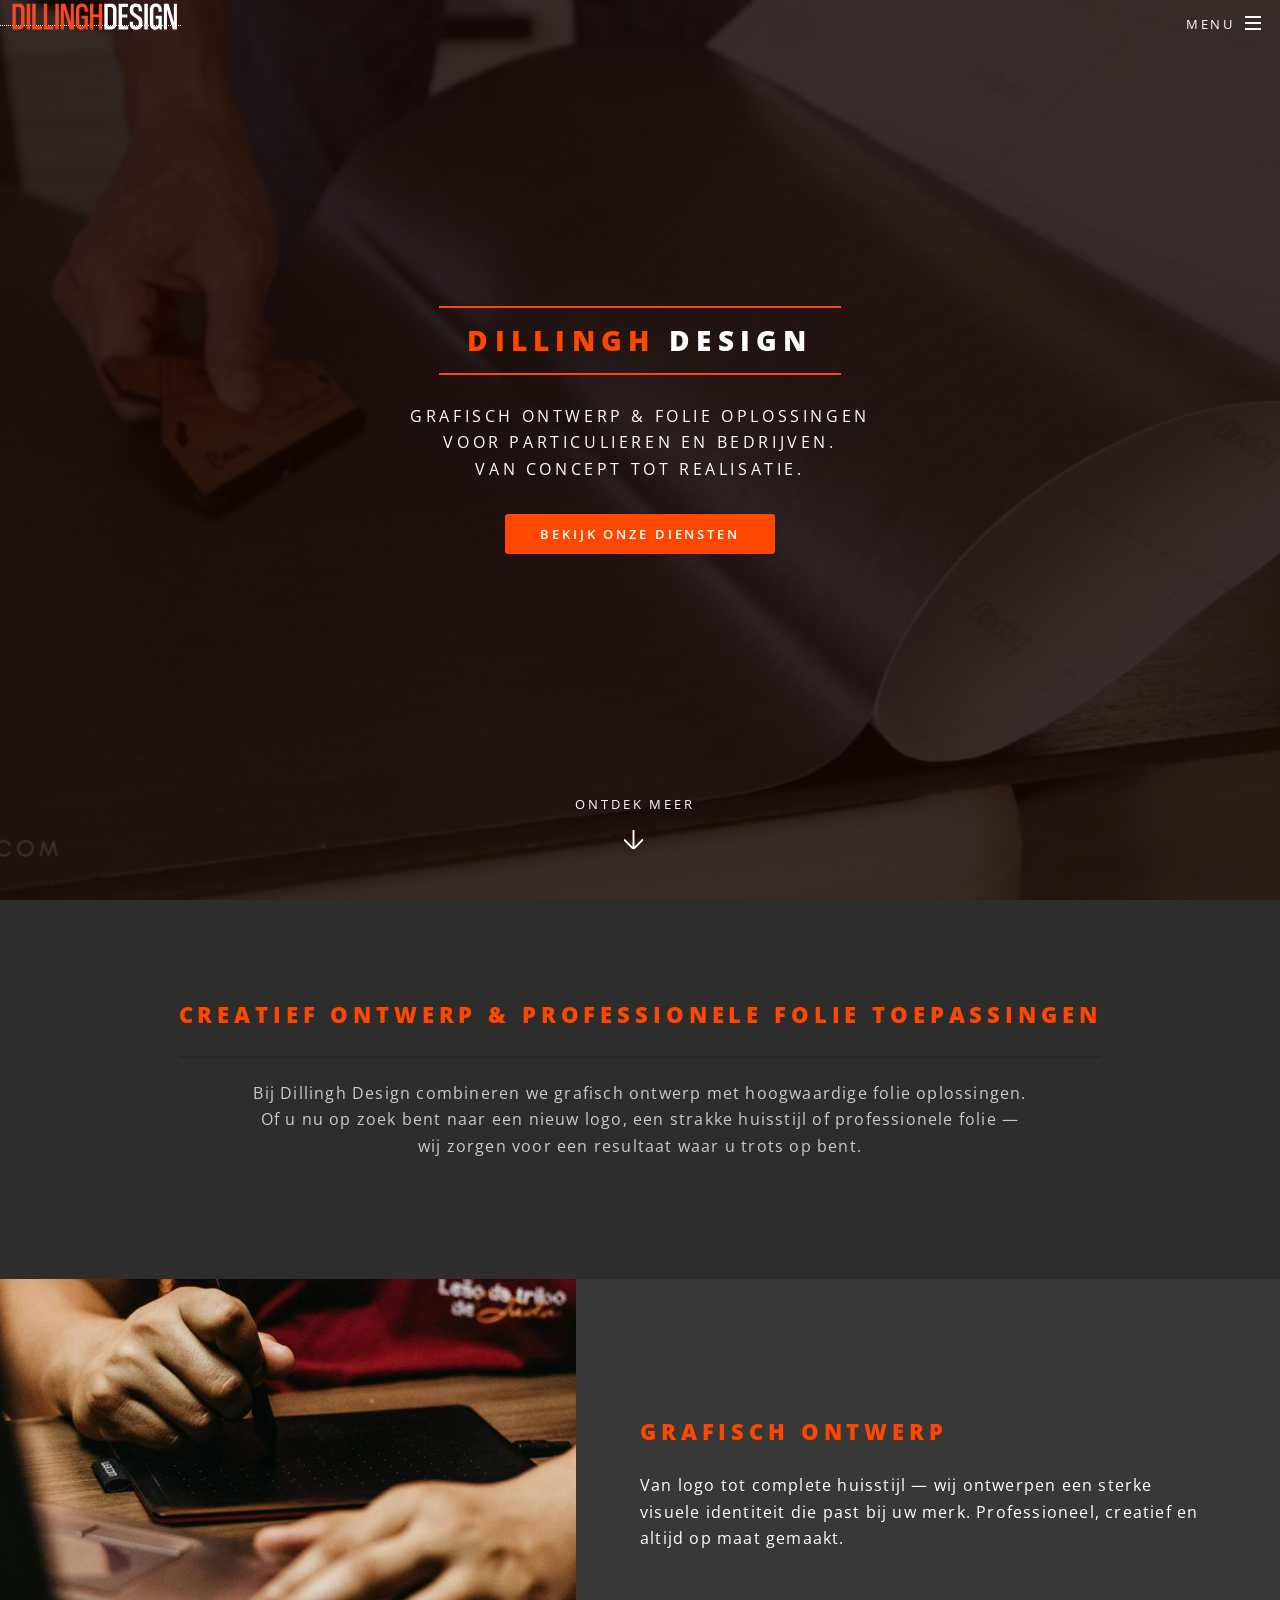
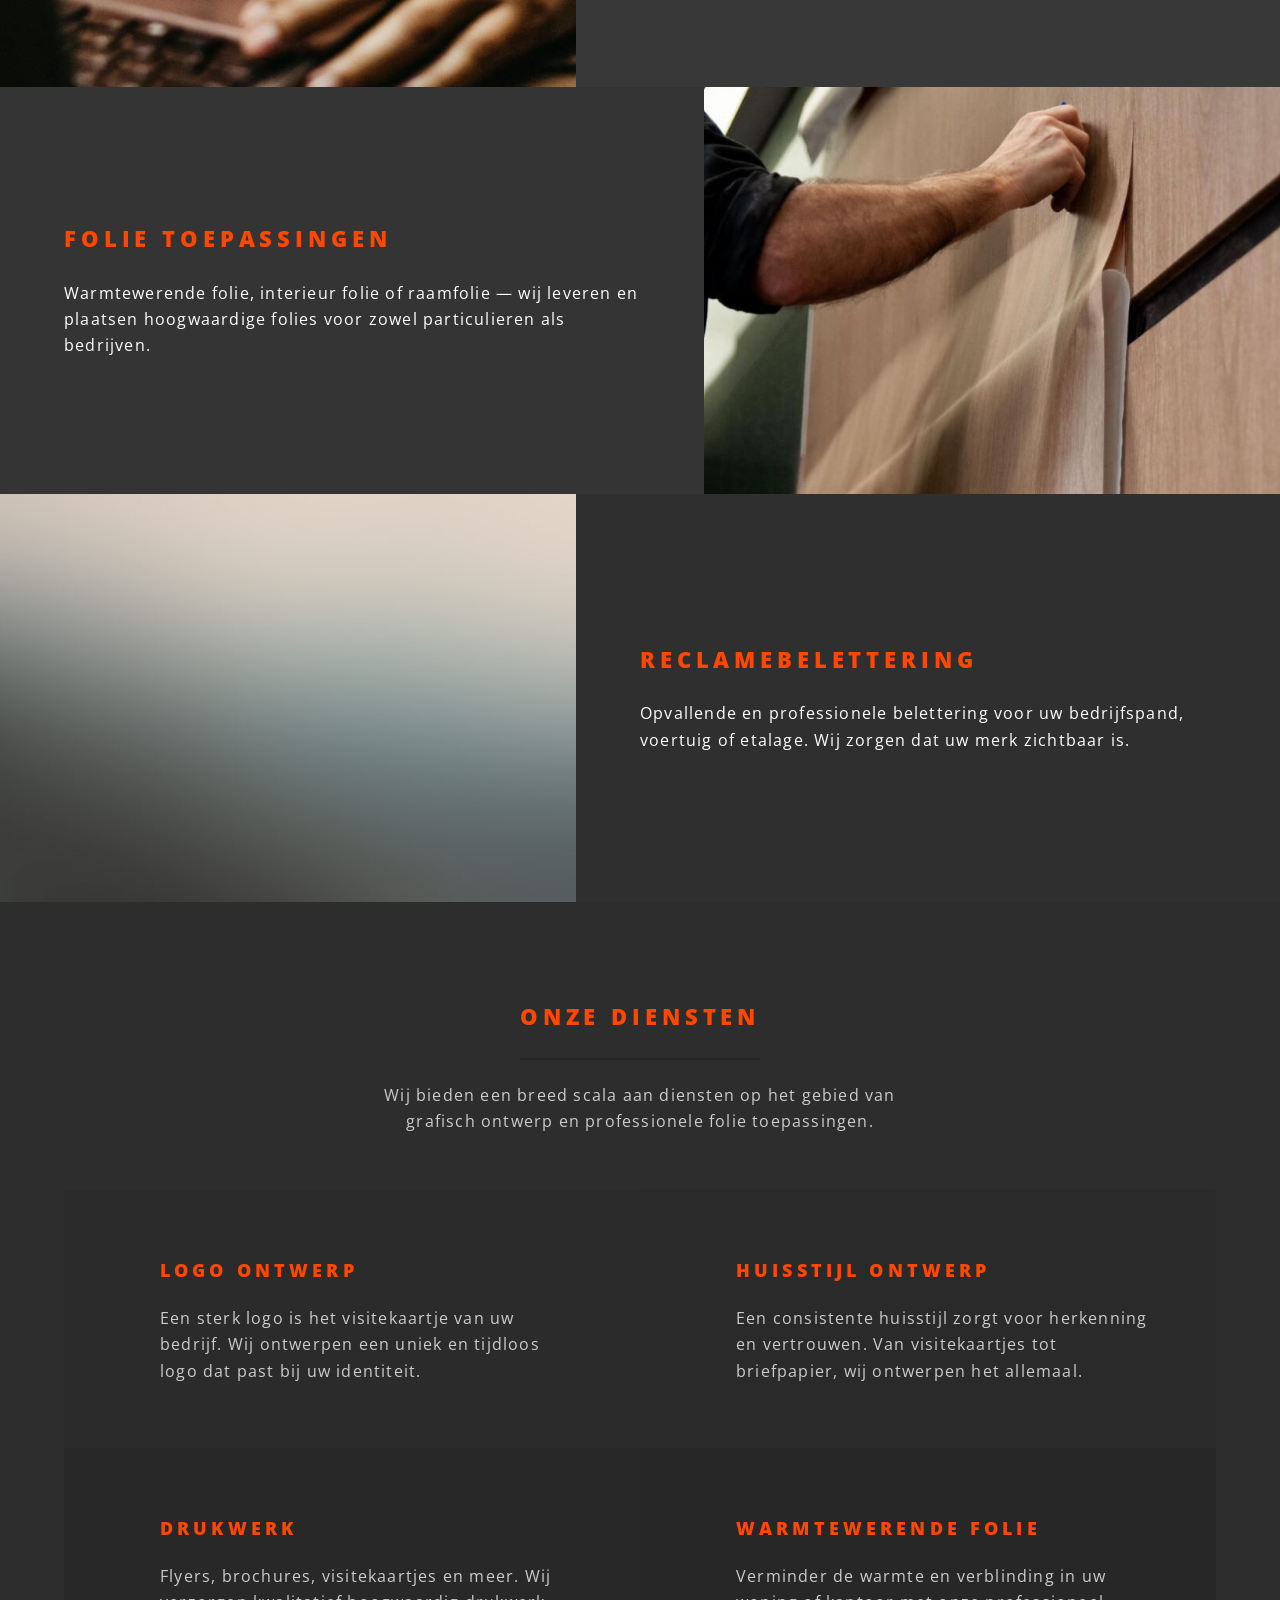
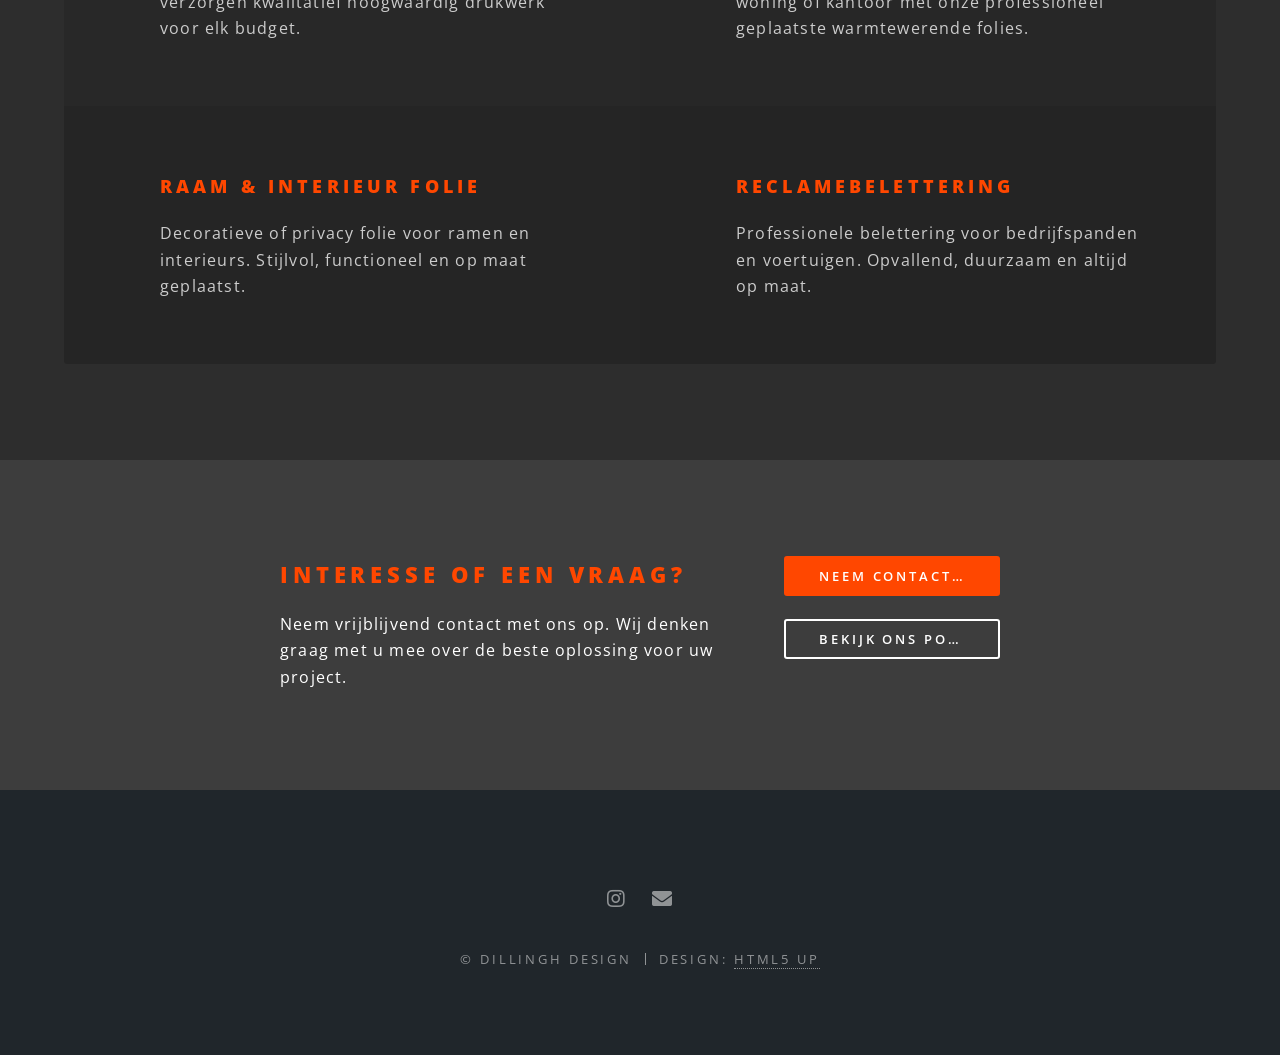
<file: index.html>
<html>
	<head>
		<title>Dillingh Design</title>
		<meta charset="utf-8" />
		<meta name="viewport" content="width=device-width, initial-scale=1, user-scalable=no" />
		<link rel="stylesheet" href="assets/css/main.css" />
		<noscript><link rel="stylesheet" href="assets/css/noscript.css" /></noscript>
	</head>
	<body class="landing is-preload">

		<!-- Page Wrapper -->
			<div id="page-wrapper">

				<!-- Header -->
					<header id="header" class="alt">
						<a href="index.html"><img src="images/logo-DD.svg" alt="" style="height: 2em; vertical-align: middle; margin-left: 0.5em;" /></a>
						<nav id="nav">
							<ul>
								<li class="special">
									<a href="#menu" class="menuToggle"><span>Menu</span></a>
									<div id="menu">
										<ul>
											<li><a href="index.html">Home</a></li>
											<li><a href="diensten.html">Diensten</a></li>
											<li><a href="portfolio.html">Portfolio</a></li>
											<li><a href="contact.html">Contact</a></li>
										</ul>
									</div>
								</li>
							</ul>
						</nav>
					</header>

				<!-- Banner -->
					<section id="banner">
						<div class="inner">
							<h2><span style="color: #ff4700;">Dillingh</span> <span style="color: #ffffff;">Design</span></h2>
							<p>Grafisch ontwerp & folie oplossingen<br />
							voor particulieren en bedrijven.<br />
							Van concept tot realisatie.</p>
							<ul class="actions special">
								<li><a href="diensten.html" class="button primary">Bekijk onze diensten</a></li>
							</ul>
						</div>
						<a href="#one" class="more scrolly">Ontdek meer</a>
					</section>

				<!-- One -->
					<section id="one" class="wrapper style1 special">
						<div class="inner">
							<header class="major">
								<h2>Creatief ontwerp & professionele folie toepassingen</h2>
								<p>Bij Dillingh Design combineren we grafisch ontwerp met hoogwaardige folie oplossingen.<br />
								Of u nu op zoek bent naar een nieuw logo, een strakke huisstijl of professionele folie —<br />
								wij zorgen voor een resultaat waar u trots op bent.</p>
							</header>
							
						</div>
					</section>

				<!-- Two -->
					<section id="two" class="wrapper alt style2">
						<section class="spotlight">
							<div class="image"><img src="images/pic01.jpg" alt="Grafisch ontwerp" /></div>
							<div class="content">
								<h2>Grafisch ontwerp</h2>
								<p>Van logo tot complete huisstijl — wij ontwerpen een sterke visuele identiteit die past bij uw merk. Professioneel, creatief en altijd op maat gemaakt.</p>
							</div>
						</section>
						<section class="spotlight">
							<div class="image"><img src="images/pic02.jpg" alt="Folie toepassingen" /></div>
							<div class="content">
								<h2>Folie toepassingen</h2>
								<p>Warmtewerende folie, interieur folie of raamfolie — wij leveren en plaatsen hoogwaardige folies voor zowel particulieren als bedrijven.</p>
							</div>
						</section>
						<section class="spotlight">
							<div class="image"><img src="images/pic03.jpg" alt="Reclamebelettering" /></div>
							<div class="content">
								<h2>Reclamebelettering</h2>
								<p>Opvallende en professionele belettering voor uw bedrijfspand, voertuig of etalage. Wij zorgen dat uw merk zichtbaar is.</p>
							</div>
						</section>
					</section>

				<!-- Three -->
					<section id="three" class="wrapper style3 special">
						<div class="inner">
							<header class="major">
								<h2>Onze diensten</h2>
								<p>Wij bieden een breed scala aan diensten op het gebied van<br />
								grafisch ontwerp en professionele folie toepassingen.</p>
							</header>
							<ul class="features">
    <li>
        <h3>Logo ontwerp</h3>
        <p>Een sterk logo is het visitekaartje van uw bedrijf. Wij ontwerpen een uniek en tijdloos logo dat past bij uw identiteit.</p>
    </li>
    <li>
        <h3>Huisstijl ontwerp</h3>
        <p>Een consistente huisstijl zorgt voor herkenning en vertrouwen. Van visitekaartjes tot briefpapier, wij ontwerpen het allemaal.</p>
    </li>
    <li>
        <h3>Drukwerk</h3>
        <p>Flyers, brochures, visitekaartjes en meer. Wij verzorgen kwalitatief hoogwaardig drukwerk voor elk budget.</p>
    </li>
    <li>
        <h3>Warmtewerende folie</h3>
        <p>Verminder de warmte en verblinding in uw woning of kantoor met onze professioneel geplaatste warmtewerende folies.</p>
    </li>
    <li>
        <h3>Raam & interieur folie</h3>
        <p>Decoratieve of privacy folie voor ramen en interieurs. Stijlvol, functioneel en op maat geplaatst.</p>
    </li>
    <li>
        <h3>Reclamebelettering</h3>
        <p>Professionele belettering voor bedrijfspanden en voertuigen. Opvallend, duurzaam en altijd op maat.</p>
    </li>
</ul>
						</div>
					</section>

				<!-- CTA -->
					<section id="cta" class="wrapper style4">
						<div class="inner">
							<header>
								<h2>Interesse of een vraag?</h2>
								<p>Neem vrijblijvend contact met ons op. Wij denken graag met u mee over de beste oplossing voor uw project.</p>
							</header>
							<ul class="actions stacked">
								<li><a href="contact.html" class="button fit primary">Neem contact op</a></li>
								<li><a href="portfolio.html" class="button fit">Bekijk ons portfolio</a></li>
							</ul>
						</div>
					</section>

				<!-- Footer -->
					<footer id="footer">
    <ul class="icons">
        <li><a href="https://www.instagram.com/dillinghdesign" target="_blank" rel="noopener" class="icon brands fa-instagram"><span class="label">Instagram</span></a></li>
        <li><a href="mailto:info@dillinghdesign.nl" class="icon solid fa-envelope"><span class="label">Email</span></a></li>
    </ul>
    <ul class="copyright">
        <li>&copy; Dillingh Design</li><li>Design: <a href="http://html5up.net">HTML5 UP</a></li>
    </ul>
</footer>

			</div>

		<!-- Scripts -->
			<script src="assets/js/jquery.min.js"></script>
			<script src="assets/js/jquery.scrollex.min.js"></script>
			<script src="assets/js/jquery.scrolly.min.js"></script>
			<script src="assets/js/browser.min.js"></script>
			<script src="assets/js/breakpoints.min.js"></script>
			<script src="assets/js/util.js"></script>
			<script src="assets/js/main.js"></script>
		<script>
window.addEventListener('scroll', function() {
    var header = document.getElementById('header');
    if (window.scrollY > 50) {
        header.style.background = '#2d2d2d';
        header.style.borderBottom = '3px solid #ff4700';
    } else {
        header.style.background = 'transparent';
        header.style.borderBottom = 'none';
    }
});
</script>
		
<style>
  #banner .inner h2::before,
  #banner .inner h2::after {
    background-color: #ff4700 !important;
  }

  .wrapper h3,
  .inner h3 {
    color: #ff4700 !important;
  }

  #header a img {
    border: none;
    outline: none;
  }

  #header a {
    text-decoration: none;
  }

  .wrapper h2,
  .inner h2 {
    color: #ff4700 !important;
  }

  #banner .inner h2 {
    color: inherit !important;
  }
</style>
		
	</body>
</html>
</file>
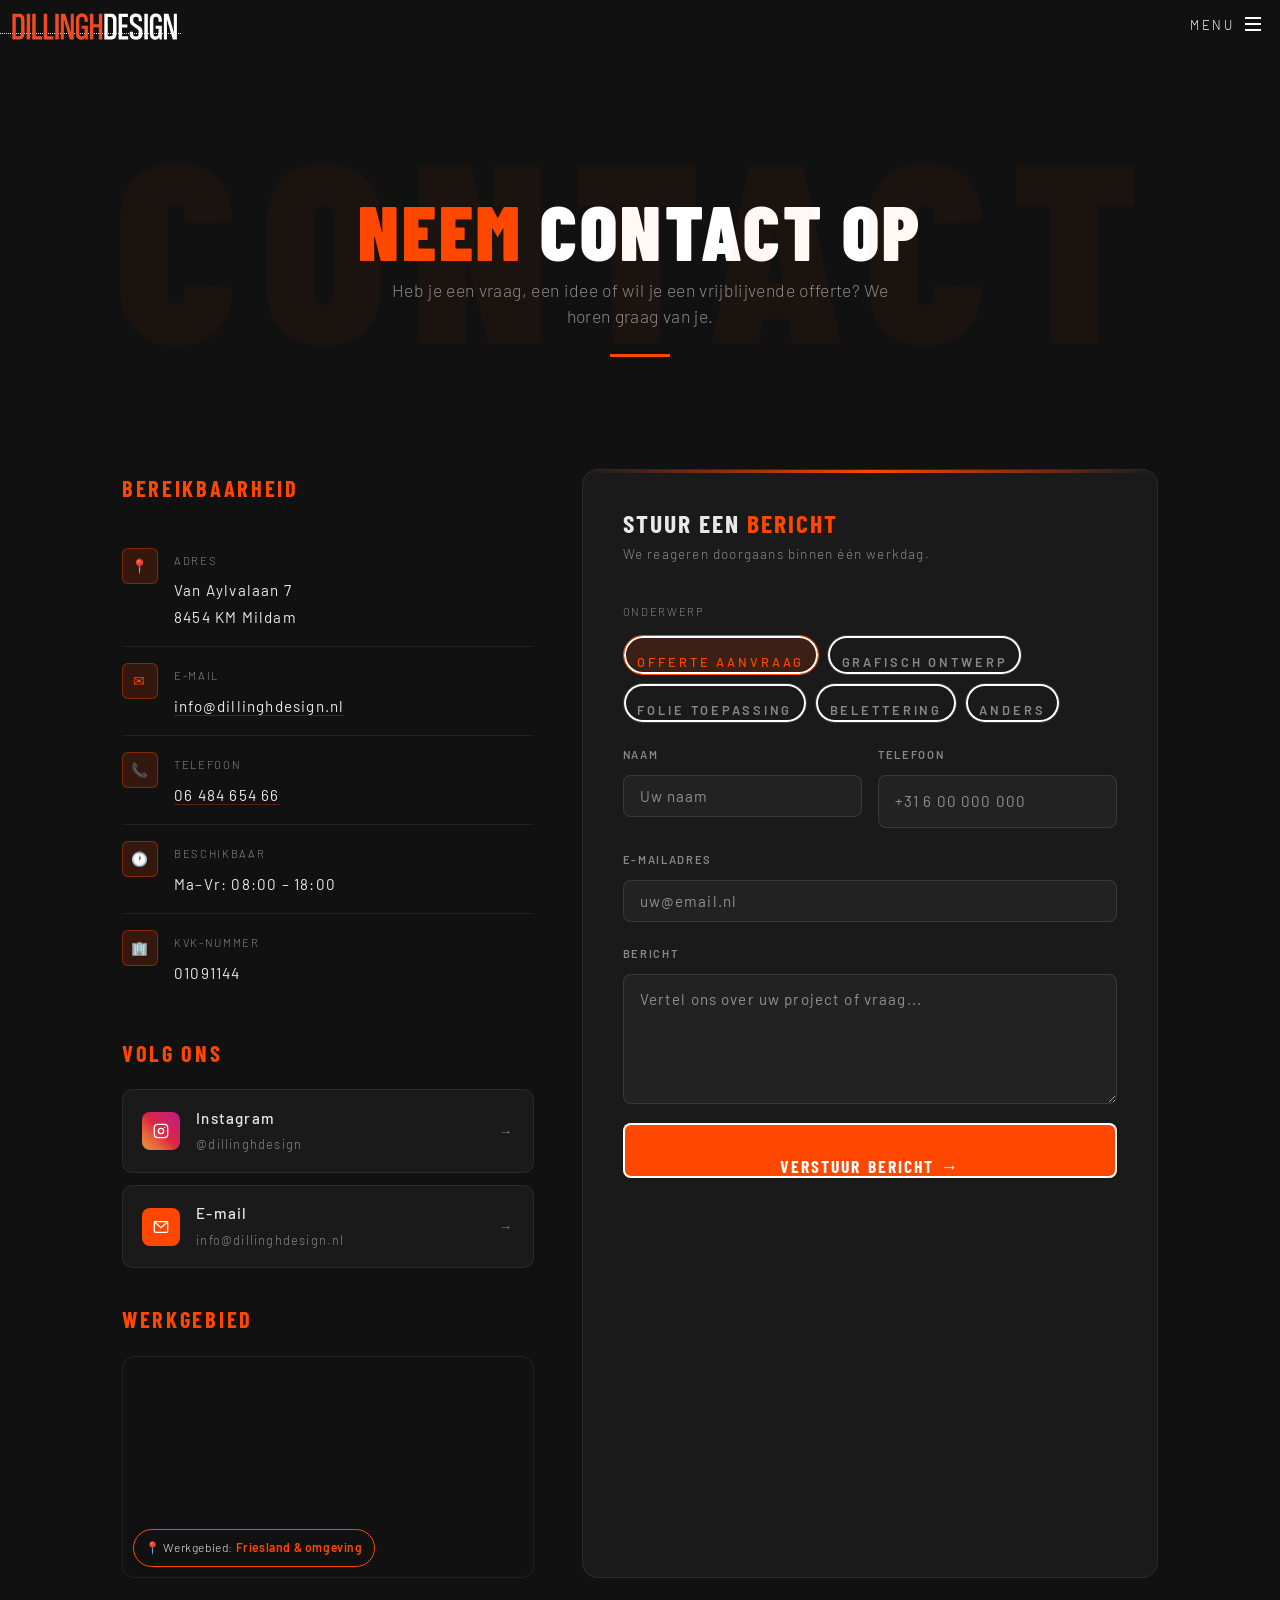
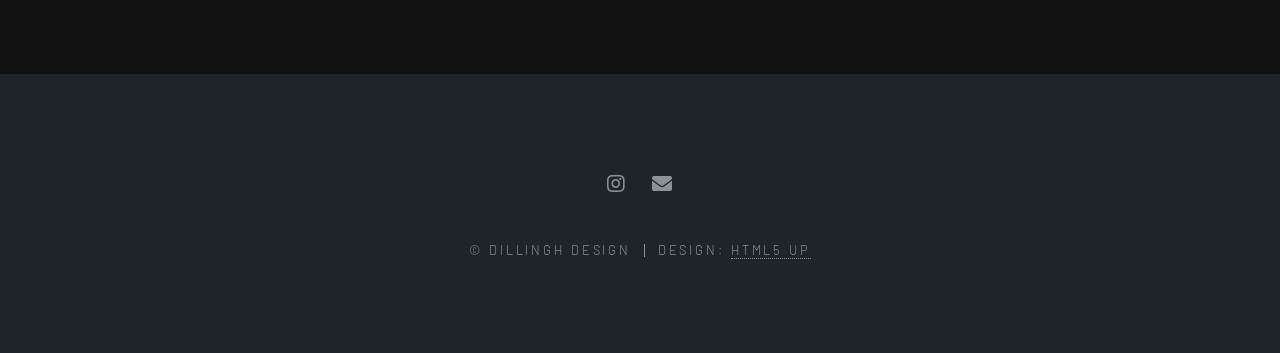
<file: contact.html>
<!DOCTYPE html>
<html lang="nl">
<head>
	<title>Contact – Dillingh Design</title>
	<meta charset="utf-8" />
	<meta name="viewport" content="width=device-width, initial-scale=1, user-scalable=no" />
	<link rel="stylesheet" href="assets/css/main.css" />
	<link rel="preconnect" href="https://fonts.googleapis.com">
	<link href="https://fonts.googleapis.com/css2?family=Barlow+Condensed:wght@400;600;700;900&family=Barlow:wght@300;400;500&display=swap" rel="stylesheet">
	<noscript><link rel="stylesheet" href="assets/css/noscript.css" /></noscript>
	<style>
		:root {
			--orange: #ff4700;
			--orange-dim: rgba(255,71,0,0.15);
			--orange-glow: rgba(255,71,0,0.4);
			--dark: #111111;
			--dark2: #1a1a1a;
			--dark3: #222222;
			--border: rgba(255,255,255,0.07);
			--text: #e8e8e8;
			--text-dim: #888;
		}

		*, *::before, *::after { box-sizing: border-box; }

		body.contact-page {
			background: var(--dark);
			color: var(--text);
			font-family: 'Barlow', sans-serif;
			font-weight: 300;
			margin: 0;
			overflow-x: hidden;
		}

		/* ── HERO BAND ── */
		.contact-hero {
			position: relative;
			padding: 9rem 2rem 5rem;
			text-align: center;
			overflow: hidden;
		}

		.contact-hero::before {
			content: 'CONTACT';
			position: absolute;
			top: 50%;
			left: 50%;
			transform: translate(-50%, -50%);
			font-family: 'Barlow Condensed', sans-serif;
			font-weight: 900;
			font-size: clamp(5rem, 20vw, 18rem);
			color: rgba(255,71,0,0.04);
			letter-spacing: 0.1em;
			white-space: nowrap;
			pointer-events: none;
			user-select: none;
		}

		.contact-hero h1 {
			font-family: 'Barlow Condensed', sans-serif;
			font-weight: 900;
			font-size: clamp(2.5rem, 6vw, 5rem);
			letter-spacing: 0.04em;
			text-transform: uppercase;
			margin: 0 0 0.5rem;
			line-height: 1;
		}

		.contact-hero h1 span { color: var(--orange); }

		.contact-hero p {
			font-size: 1.1rem;
			color: var(--text-dim);
			max-width: 500px;
			margin: 0 auto;
			letter-spacing: 0.02em;
		}

		.orange-line {
			width: 60px;
			height: 3px;
			background: var(--orange);
			margin: 1.5rem auto 0;
		}

		/* ── MAIN GRID ── */
		.contact-grid {
			max-width: 1100px;
			margin: 0 auto;
			padding: 2rem 2rem 6rem;
			display: grid;
			grid-template-columns: 1fr 1.4fr;
			gap: 3rem;
		}

		@media (max-width: 768px) {
			.contact-grid { grid-template-columns: 1fr; gap: 2rem; }
		}

		/* ── LEFT COLUMN ── */
		.contact-info h2 {
			font-family: 'Barlow Condensed', sans-serif;
			font-weight: 700;
			font-size: 1.4rem;
			text-transform: uppercase;
			letter-spacing: 0.12em;
			color: var(--orange);
			margin: 0 0 1.5rem;
		}

		.info-block { margin-bottom: 2rem; }

		.info-item {
			display: flex;
			align-items: flex-start;
			gap: 1rem;
			padding: 1rem 0;
			border-bottom: 1px solid var(--border);
		}

		.info-item:last-child { border-bottom: none; }

		.info-icon {
			width: 36px;
			height: 36px;
			background: var(--orange-dim);
			border: 1px solid var(--orange-glow);
			border-radius: 6px;
			display: flex;
			align-items: center;
			justify-content: center;
			flex-shrink: 0;
			color: var(--orange);
			font-size: 0.85rem;
		}

		.info-label {
			font-size: 0.7rem;
			text-transform: uppercase;
			letter-spacing: 0.15em;
			color: var(--text-dim);
			margin-bottom: 0.2rem;
		}

		.info-value {
			font-size: 0.95rem;
			color: var(--text);
			font-weight: 400;
		}

		.info-value a {
			color: var(--text);
			text-decoration: none;
			border-bottom: 1px solid rgba(255,71,0,0.3);
			transition: color 0.2s, border-color 0.2s;
		}

		.info-value a:hover {
			color: var(--orange);
			border-color: var(--orange);
		}

		/* ── SOCIAL MEDIA ── */
		.social-section h2 {
			font-family: 'Barlow Condensed', sans-serif;
			font-weight: 700;
			font-size: 1.4rem;
			text-transform: uppercase;
			letter-spacing: 0.12em;
			color: var(--orange);
			margin: 0 0 1rem;
		}

		.social-cards {
			display: flex;
			flex-direction: column;
			gap: 0.75rem;
		}

		.social-card {
			display: flex;
			align-items: center;
			gap: 1rem;
			padding: 0.9rem 1.2rem;
			background: var(--dark2);
			border: 1px solid var(--border);
			border-radius: 10px;
			text-decoration: none;
			color: var(--text);
			transition: all 0.25s ease;
			position: relative;
			overflow: hidden;
		}

		.social-card::before {
			content: '';
			position: absolute;
			left: 0; top: 0; bottom: 0;
			width: 3px;
			background: var(--orange);
			transform: scaleY(0);
			transition: transform 0.25s ease;
		}

		.social-card:hover {
			border-color: var(--orange-glow);
			background: var(--dark3);
			transform: translateX(4px);
			color: var(--text);
			text-decoration: none;
		}

		.social-card:hover::before { transform: scaleY(1); }

		.social-icon {
			width: 38px;
			height: 38px;
			border-radius: 8px;
			display: flex;
			align-items: center;
			justify-content: center;
			font-size: 1rem;
			flex-shrink: 0;
		}

		.social-icon.ig { background: linear-gradient(45deg, #f09433, #e6683c, #dc2743, #cc2366, #bc1888); }
		.social-icon.em { background: var(--orange); }

		.social-name { font-weight: 500; font-size: 0.95rem; }
		.social-handle { font-size: 0.8rem; color: var(--text-dim); }

		.social-arrow {
			margin-left: auto;
			color: var(--text-dim);
			font-size: 0.8rem;
			transition: color 0.2s;
		}

		.social-card:hover .social-arrow { color: var(--orange); }

		/* ── MAP ── */
		.map-section { margin-top: 2rem; }

		.map-section h2 {
			font-family: 'Barlow Condensed', sans-serif;
			font-weight: 700;
			font-size: 1.4rem;
			text-transform: uppercase;
			letter-spacing: 0.12em;
			color: var(--orange);
			margin: 0 0 1rem;
		}

		.map-wrapper {
			border-radius: 12px;
			overflow: hidden;
			border: 1px solid var(--border);
			position: relative;
		}

		.map-wrapper iframe {
			width: 100%;
			height: 220px;
			display: block;
			filter: grayscale(80%) invert(90%) hue-rotate(180deg);
			border: none;
		}

		.map-badge {
			position: absolute;
			bottom: 10px;
			left: 10px;
			background: rgba(17,17,17,0.9);
			border: 1px solid var(--orange);
			color: var(--text);
			font-size: 0.75rem;
			padding: 0.3rem 0.7rem;
			border-radius: 20px;
			letter-spacing: 0.05em;
		}

		.map-badge span { color: var(--orange); font-weight: 600; }

		/* ── FORM ── */
		.contact-form-wrap {
			background: var(--dark2);
			border: 1px solid var(--border);
			border-radius: 16px;
			padding: 2.5rem;
			position: relative;
			overflow: hidden;
		}

		.contact-form-wrap::before {
			content: '';
			position: absolute;
			top: 0; left: 0; right: 0;
			height: 3px;
			background: linear-gradient(90deg, transparent, var(--orange), transparent);
		}

		.form-title {
			font-family: 'Barlow Condensed', sans-serif;
			font-weight: 700;
			font-size: 1.6rem;
			text-transform: uppercase;
			letter-spacing: 0.08em;
			margin: 0 0 0.3rem;
		}

		.form-title span { color: var(--orange); }

		.form-sub {
			font-size: 0.85rem;
			color: var(--text-dim);
			margin-bottom: 2rem;
		}

		.form-row {
			display: grid;
			grid-template-columns: 1fr 1fr;
			gap: 1rem;
		}

		@media (max-width: 500px) {
			.form-row { grid-template-columns: 1fr; }
		}

		.field {
			position: relative;
			margin-bottom: 1.2rem;
		}

		.field label {
			display: block;
			font-size: 0.7rem;
			text-transform: uppercase;
			letter-spacing: 0.15em;
			color: var(--text-dim);
			margin-bottom: 0.4rem;
		}

		.field input,
		.field textarea {
			width: 100%;
			background: rgba(255,255,255,0.04);
			border: 1px solid rgba(255,255,255,0.1);
			border-radius: 8px;
			color: var(--text);
			font-family: 'Barlow', sans-serif;
			font-size: 0.95rem;
			padding: 0.8rem 1rem;
			transition: border-color 0.2s, background 0.2s, box-shadow 0.2s;
			outline: none;
			-webkit-appearance: none;
		}

		.field input:focus,
		.field textarea:focus {
			border-color: var(--orange);
			background: rgba(255,71,0,0.05);
			box-shadow: 0 0 0 3px rgba(255,71,0,0.1);
		}

		.field textarea {
			height: 130px;
			resize: vertical;
		}

		/* Subject pills */
		.subject-label {
			font-size: 0.7rem;
			text-transform: uppercase;
			letter-spacing: 0.15em;
			color: var(--text-dim);
			margin-bottom: 0.6rem;
			display: block;
		}

		.subject-pills {
			display: flex;
			flex-wrap: wrap;
			gap: 0.5rem;
			margin-bottom: 1.2rem;
		}

		.pill {
			padding: 0.35rem 0.85rem;
			border-radius: 20px;
			border: 1px solid rgba(255,255,255,0.15);
			background: transparent;
			color: var(--text-dim);
			font-family: 'Barlow', sans-serif;
			font-size: 0.8rem;
			cursor: pointer;
			transition: all 0.2s;
		}

		.pill:hover { border-color: var(--orange); color: var(--text); }
		.pill.active { border-color: var(--orange); background: var(--orange-dim); color: var(--orange); font-weight: 500; }

		/* Submit button */
		.submit-btn {
			width: 100%;
			padding: 1rem;
			background: var(--orange);
			color: #fff;
			border: none;
			border-radius: 8px;
			font-family: 'Barlow Condensed', sans-serif;
			font-size: 1.1rem;
			font-weight: 700;
			letter-spacing: 0.12em;
			text-transform: uppercase;
			cursor: pointer;
			transition: background 0.2s, transform 0.1s;
			position: relative;
			overflow: hidden;
		}

		.submit-btn:hover { background: #e03d00; }
		.submit-btn:active { transform: scale(0.98); }
		.submit-btn .btn-text { transition: opacity 0.2s; }
		.submit-btn.sending .btn-text { opacity: 0; }

		.btn-loader {
			position: absolute;
			top: 50%; left: 50%;
			transform: translate(-50%, -50%);
			display: none;
			align-items: center;
			gap: 0.5rem;
		}

		.submit-btn.sending .btn-loader { display: flex; }

		.dot-flashing { display: flex; gap: 5px; }

		.dot-flashing span {
			width: 7px; height: 7px;
			background: white;
			border-radius: 50%;
			animation: dotFlash 1s infinite;
		}

		.dot-flashing span:nth-child(2) { animation-delay: 0.2s; }
		.dot-flashing span:nth-child(3) { animation-delay: 0.4s; }

		@keyframes dotFlash {
			0%, 80%, 100% { opacity: 0.2; transform: scale(0.8); }
			40% { opacity: 1; transform: scale(1); }
		}

		/* Success overlay */
		.success-overlay {
			position: absolute;
			inset: 0;
			background: var(--dark2);
			border-radius: 16px;
			display: flex;
			flex-direction: column;
			align-items: center;
			justify-content: center;
			opacity: 0;
			pointer-events: none;
			transition: opacity 0.5s ease;
			text-align: center;
			padding: 2rem;
		}

		.success-overlay.show {
			opacity: 1;
			pointer-events: all;
		}

		.checkmark-circle {
			width: 70px;
			height: 70px;
			border-radius: 50%;
			border: 3px solid var(--orange);
			display: flex;
			align-items: center;
			justify-content: center;
			margin-bottom: 1.5rem;
			animation: popIn 0.4s ease 0.2s both;
		}

		@keyframes popIn {
			from { transform: scale(0.5); opacity: 0; }
			to { transform: scale(1); opacity: 1; }
		}

		.checkmark-circle svg {
			width: 32px; height: 32px;
			stroke: var(--orange);
			fill: none;
			stroke-width: 3;
			stroke-linecap: round;
			stroke-linejoin: round;
		}

		.check-path {
			stroke-dasharray: 50;
			stroke-dashoffset: 50;
			animation: drawCheck 0.4s ease 0.5s forwards;
		}

		@keyframes drawCheck {
			to { stroke-dashoffset: 0; }
		}

		.success-overlay h3 {
			font-family: 'Barlow Condensed', sans-serif;
			font-size: 1.8rem;
			font-weight: 700;
			text-transform: uppercase;
			letter-spacing: 0.08em;
			color: var(--orange);
			margin: 0 0 0.5rem;
			animation: fadeUp 0.4s ease 0.6s both;
		}

		.success-overlay p {
			color: var(--text-dim);
			font-size: 0.95rem;
			animation: fadeUp 0.4s ease 0.7s both;
		}

		.success-overlay .back-btn {
			margin-top: 1.5rem;
			padding: 0.6rem 1.5rem;
			border: 1px solid var(--orange);
			border-radius: 6px;
			color: var(--orange);
			background: transparent;
			font-family: 'Barlow', sans-serif;
			font-size: 0.85rem;
			cursor: pointer;
			transition: all 0.2s;
			animation: fadeUp 0.4s ease 0.8s both;
		}

		.success-overlay .back-btn:hover {
			background: var(--orange);
			color: white;
		}

		@keyframes fadeUp {
			from { transform: translateY(10px); opacity: 0; }
			to { transform: translateY(0); opacity: 1; }
		}

		/* ── FOOTER BAND ── */
		.contact-footer-band {
			border-top: 1px solid var(--border);
			text-align: center;
			padding: 2rem;
			font-size: 0.8rem;
			color: var(--text-dim);
		}

		/* ── HEADER overrides ── */
		#header {
			background: transparent;
			transition: background 0.3s, border-bottom 0.3s;
		}

		#header a img { border: none; outline: none; }
		#header a { text-decoration: none; }

		@keyframes shake {
			0%,100% { transform: translateX(0); }
			25% { transform: translateX(-6px); }
			75% { transform: translateX(6px); }
		}
	</style>
</head>
<body class="is-preload contact-page">
<div id="page-wrapper">

	<!-- Header -->
	<header id="header" class="alt">
		<a href="index.html"><img src="images/logo-DD.svg" alt="Dillingh Design" style="height:2em;vertical-align:middle;margin-left:.5em;" /></a>
		<nav id="nav">
			<ul>
				<li class="special">
					<a href="#menu" class="menuToggle"><span>Menu</span></a>
					<div id="menu">
						<ul>
							<li><a href="index.html">Home</a></li>
							<li><a href="diensten.html">Diensten</a></li>
							<li><a href="portfolio.html">Portfolio</a></li>
							<li><a href="contact.html">Contact</a></li>
						</ul>
					</div>
				</li>
			</ul>
		</nav>
	</header>

	<!-- Hero -->
	<section class="contact-hero">
		<h1><span>Neem</span> contact op</h1>
		<p>Heb je een vraag, een idee of wil je een vrijblijvende offerte? We horen graag van je.</p>
		<div class="orange-line"></div>
	</section>

	<!-- Main content -->
	<div class="contact-grid">

		<!-- LEFT: info + socials + map -->
		<div>

			<!-- Contact info -->
			<div class="contact-info">
				<h2>Bereikbaarheid</h2>
				<div class="info-block">

					<div class="info-item">
						<div class="info-icon">📍</div>
						<div>
							<div class="info-label">Adres</div>
							<div class="info-value">Van Aylvalaan 7<br />8454 KM Mildam</div>
						</div>
					</div>

					<div class="info-item">
						<div class="info-icon">✉</div>
						<div>
							<div class="info-label">E-mail</div>
							<div class="info-value"><a href="mailto:info@dillinghdesign.nl">info@dillinghdesign.nl</a></div>
						</div>
					</div>

					<div class="info-item">
						<div class="info-icon">📞</div>
						<div>
							<div class="info-label">Telefoon</div>
							<div class="info-value"><a href="tel:+31648465466">06 484 654 66</a></div>
						</div>
					</div>

					<div class="info-item">
						<div class="info-icon">🕐</div>
						<div>
							<div class="info-label">Beschikbaar</div>
							<div class="info-value">Ma–Vr: 08:00 – 18:00</div>
						</div>
					</div>

					<div class="info-item">
						<div class="info-icon">🏢</div>
						<div>
							<div class="info-label">KvK-nummer</div>
							<div class="info-value">01091144</div>
						</div>
					</div>

				</div>
			</div>

			<!-- Social media -->
			<div class="social-section">
				<h2>Volg ons</h2>
				<div class="social-cards">

					<a href="https://www.instagram.com/dillinghdesign" target="_blank" rel="noopener" class="social-card">
						<div class="social-icon ig">
							<svg width="16" height="16" viewBox="0 0 24 24" fill="none" stroke="white" stroke-width="2" stroke-linecap="round" stroke-linejoin="round"><rect x="2" y="2" width="20" height="20" rx="5"/><circle cx="12" cy="12" r="4"/><circle cx="17.5" cy="6.5" r="1" fill="white" stroke="none"/></svg>
						</div>
						<div>
							<div class="social-name">Instagram</div>
							<div class="social-handle">@dillinghdesign</div>
						</div>
						<span class="social-arrow">→</span>
					</a>

					<a href="mailto:info@dillinghdesign.nl" class="social-card">
						<div class="social-icon em">
							<svg width="16" height="16" viewBox="0 0 24 24" fill="none" stroke="white" stroke-width="2" stroke-linecap="round" stroke-linejoin="round"><rect x="2" y="4" width="20" height="16" rx="2"/><polyline points="22,4 12,13 2,4"/></svg>
						</div>
						<div>
							<div class="social-name">E-mail</div>
							<div class="social-handle">info@dillinghdesign.nl</div>
						</div>
						<span class="social-arrow">→</span>
					</a>

				</div>
			</div>

			<!-- Map -->
			<div class="map-section">
				<h2>Werkgebied</h2>
				<div class="map-wrapper">
					<iframe
						src="https://www.openstreetmap.org/export/embed.html?bbox=4.5%2C52.8%2C6.5%2C53.6&layer=mapnik"
						allowfullscreen
						loading="lazy"
						title="Werkgebied Friesland">
					</iframe>
					<div class="map-badge">📍 Werkgebied: <span>Friesland & omgeving</span></div>
				</div>
			</div>

		</div>

		<!-- RIGHT: form -->
		<div class="contact-form-wrap">
			<div class="form-title">Stuur een <span>bericht</span></div>
			<div class="form-sub">We reageren doorgaans binnen één werkdag.</div>

			<!-- Subject pills -->
			<span class="subject-label">Onderwerp</span>
			<div class="subject-pills">
				<button class="pill active" type="button" onclick="selectPill(this)">Offerte aanvraag</button>
				<button class="pill" type="button" onclick="selectPill(this)">Grafisch ontwerp</button>
				<button class="pill" type="button" onclick="selectPill(this)">Folie toepassing</button>
				<button class="pill" type="button" onclick="selectPill(this)">Belettering</button>
				<button class="pill" type="button" onclick="selectPill(this)">Anders</button>
			</div>

			<div class="form-row">
				<div class="field">
					<label for="naam">Naam</label>
					<input type="text" id="naam" placeholder="Uw naam" />
				</div>
				<div class="field">
					<label for="telefoon">Telefoon</label>
					<input type="tel" id="telefoon" placeholder="+31 6 00 000 000" />
				</div>
			</div>

			<div class="field">
				<label for="email">E-mailadres</label>
				<input type="email" id="email" placeholder="uw@email.nl" />
			</div>

			<div class="field">
				<label for="bericht">Bericht</label>
				<textarea id="bericht" placeholder="Vertel ons over uw project of vraag..."></textarea>
			</div>

			<button class="submit-btn" id="submitBtn" onclick="handleSubmit()">
				<span class="btn-text">Verstuur bericht →</span>
				<span class="btn-loader">
					<span style="font-size:0.85rem;letter-spacing:0.1em;">Versturen</span>
					<span class="dot-flashing">
						<span></span><span></span><span></span>
					</span>
				</span>
			</button>

			<!-- Success overlay -->
			<div class="success-overlay" id="successOverlay">
				<div class="checkmark-circle">
					<svg viewBox="0 0 32 32">
						<polyline class="check-path" points="6,16 13,23 26,9"/>
					</svg>
				</div>
				<h3>Bericht verzonden!</h3>
				<p>Bedankt voor je bericht.<br>We nemen zo snel mogelijk contact met je op.</p>
				<button class="back-btn" onclick="resetForm()">Nog een bericht sturen</button>
			</div>
		</div>

	</div>

	<!-- Footer -->
	<footer id="footer">
		<ul class="icons">
			<li><a href="https://www.instagram.com/dillinghdesign" target="_blank" rel="noopener" class="icon brands fa-instagram"><span class="label">Instagram</span></a></li>
			<li><a href="mailto:info@dillinghdesign.nl" class="icon solid fa-envelope"><span class="label">Email</span></a></li>
		</ul>
		<ul class="copyright">
			<li>&copy; Dillingh Design</li><li>Design: <a href="http://html5up.net">HTML5 UP</a></li>
		</ul>
	</footer>

</div><!-- /page-wrapper -->

<script src="assets/js/jquery.min.js"></script>
<script src="assets/js/jquery.scrollex.min.js"></script>
<script src="assets/js/jquery.scrolly.min.js"></script>
<script src="assets/js/browser.min.js"></script>
<script src="assets/js/breakpoints.min.js"></script>
<script src="assets/js/util.js"></script>
<script src="assets/js/main.js"></script>
<script>
	// Sticky header
	window.addEventListener('scroll', function() {
		var header = document.getElementById('header');
		if (window.scrollY > 50) {
			header.style.background = '#2d2d2d';
			header.style.borderBottom = '3px solid #ff4700';
		} else {
			header.style.background = 'transparent';
			header.style.borderBottom = 'none';
		}
	});

	// Subject pill selection
	function selectPill(el) {
		document.querySelectorAll('.pill').forEach(p => p.classList.remove('active'));
		el.classList.add('active');
	}

	// Form submit met animatie
	function handleSubmit() {
		const naam = document.getElementById('naam').value.trim();
		const email = document.getElementById('email').value.trim();
		const bericht = document.getElementById('bericht').value.trim();

		if (!naam || !email || !bericht) {
			[{id:'naam',val:naam},{id:'email',val:email},{id:'bericht',val:bericht}].forEach(f => {
				if (!f.val) {
					const el = document.getElementById(f.id);
					el.style.borderColor = '#ff4700';
					el.style.animation = 'shake 0.3s ease';
					setTimeout(() => { el.style.animation = ''; }, 400);
				}
			});
			return;
		}

		const btn = document.getElementById('submitBtn');
		btn.classList.add('sending');
		btn.disabled = true;

		setTimeout(() => {
			btn.classList.remove('sending');
			document.getElementById('successOverlay').classList.add('show');
		}, 1800);
	}

	function resetForm() {
		document.getElementById('successOverlay').classList.remove('show');
		document.getElementById('submitBtn').disabled = false;
		document.getElementById('naam').value = '';
		document.getElementById('email').value = '';
		document.getElementById('telefoon').value = '';
		document.getElementById('bericht').value = '';
		document.querySelectorAll('.pill').forEach((p,i) => p.classList.toggle('active', i===0));
	}
</script>

</body>
</html>
</file>
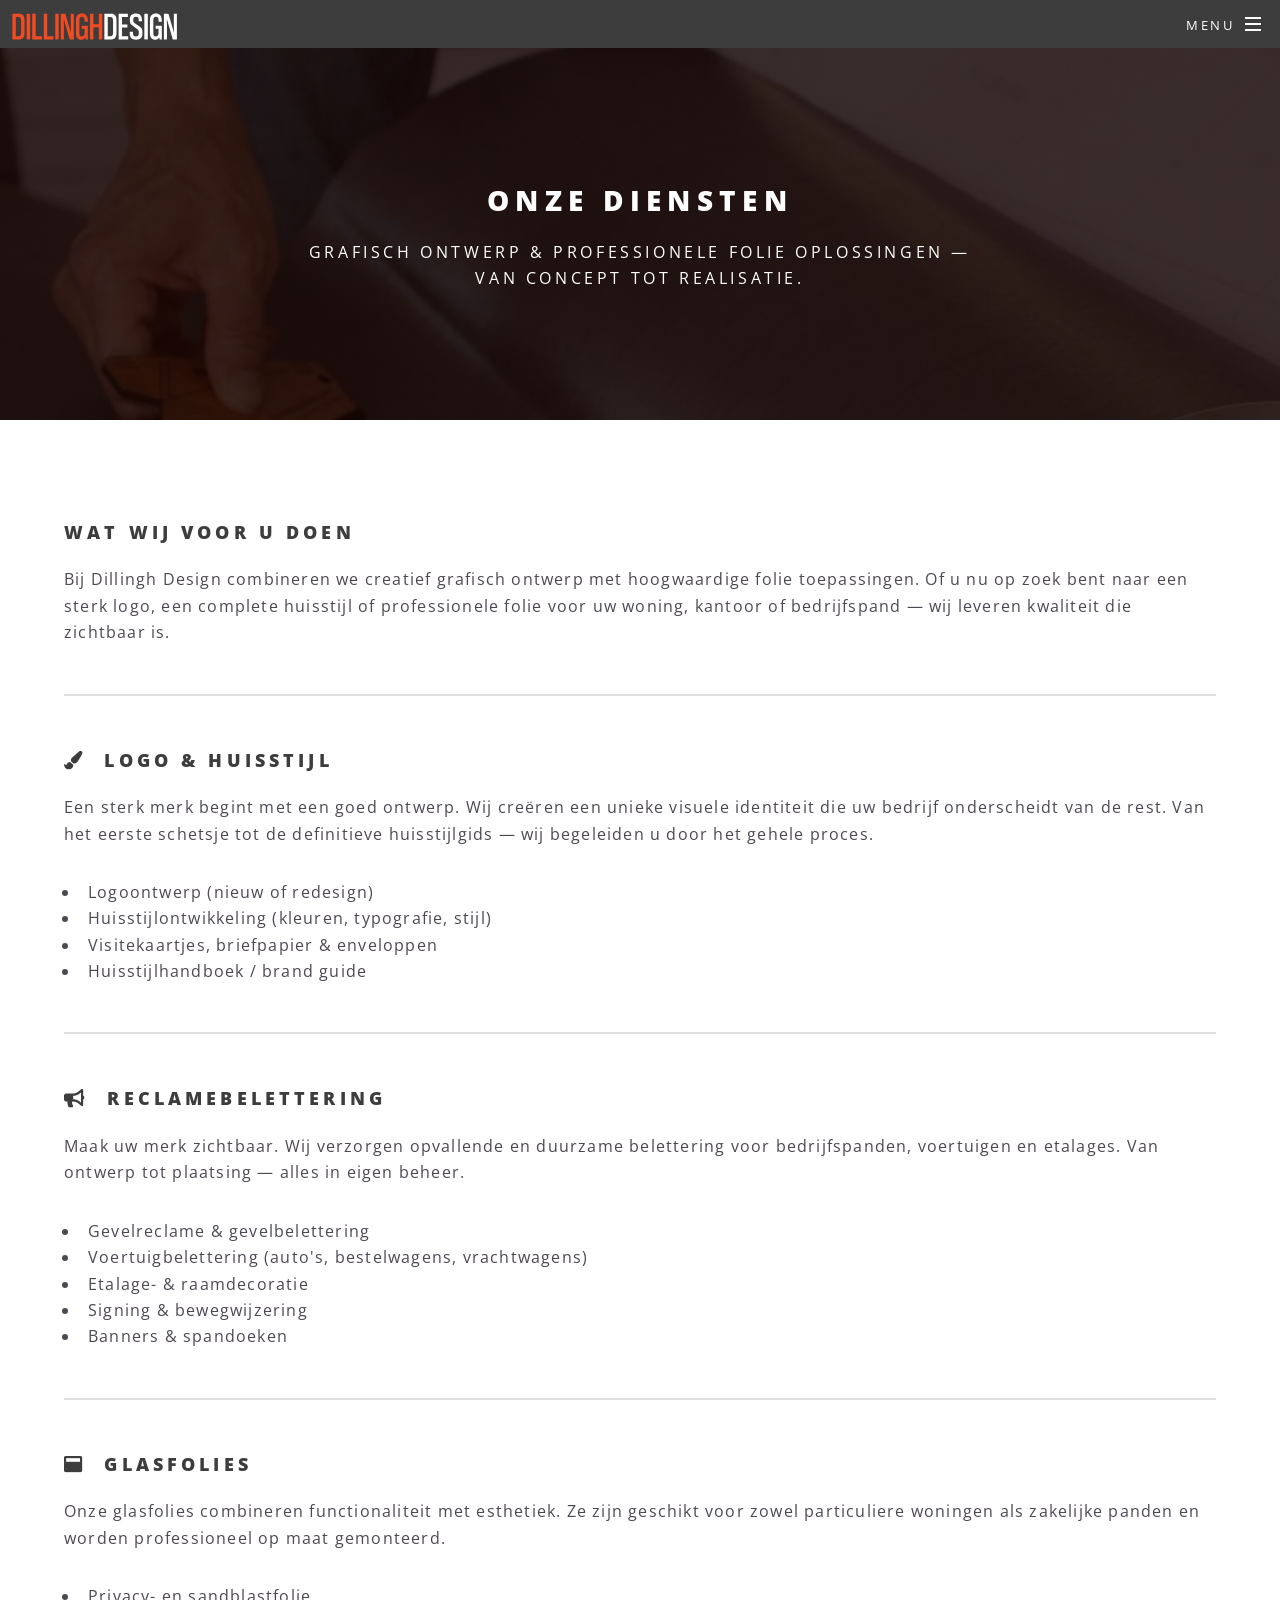
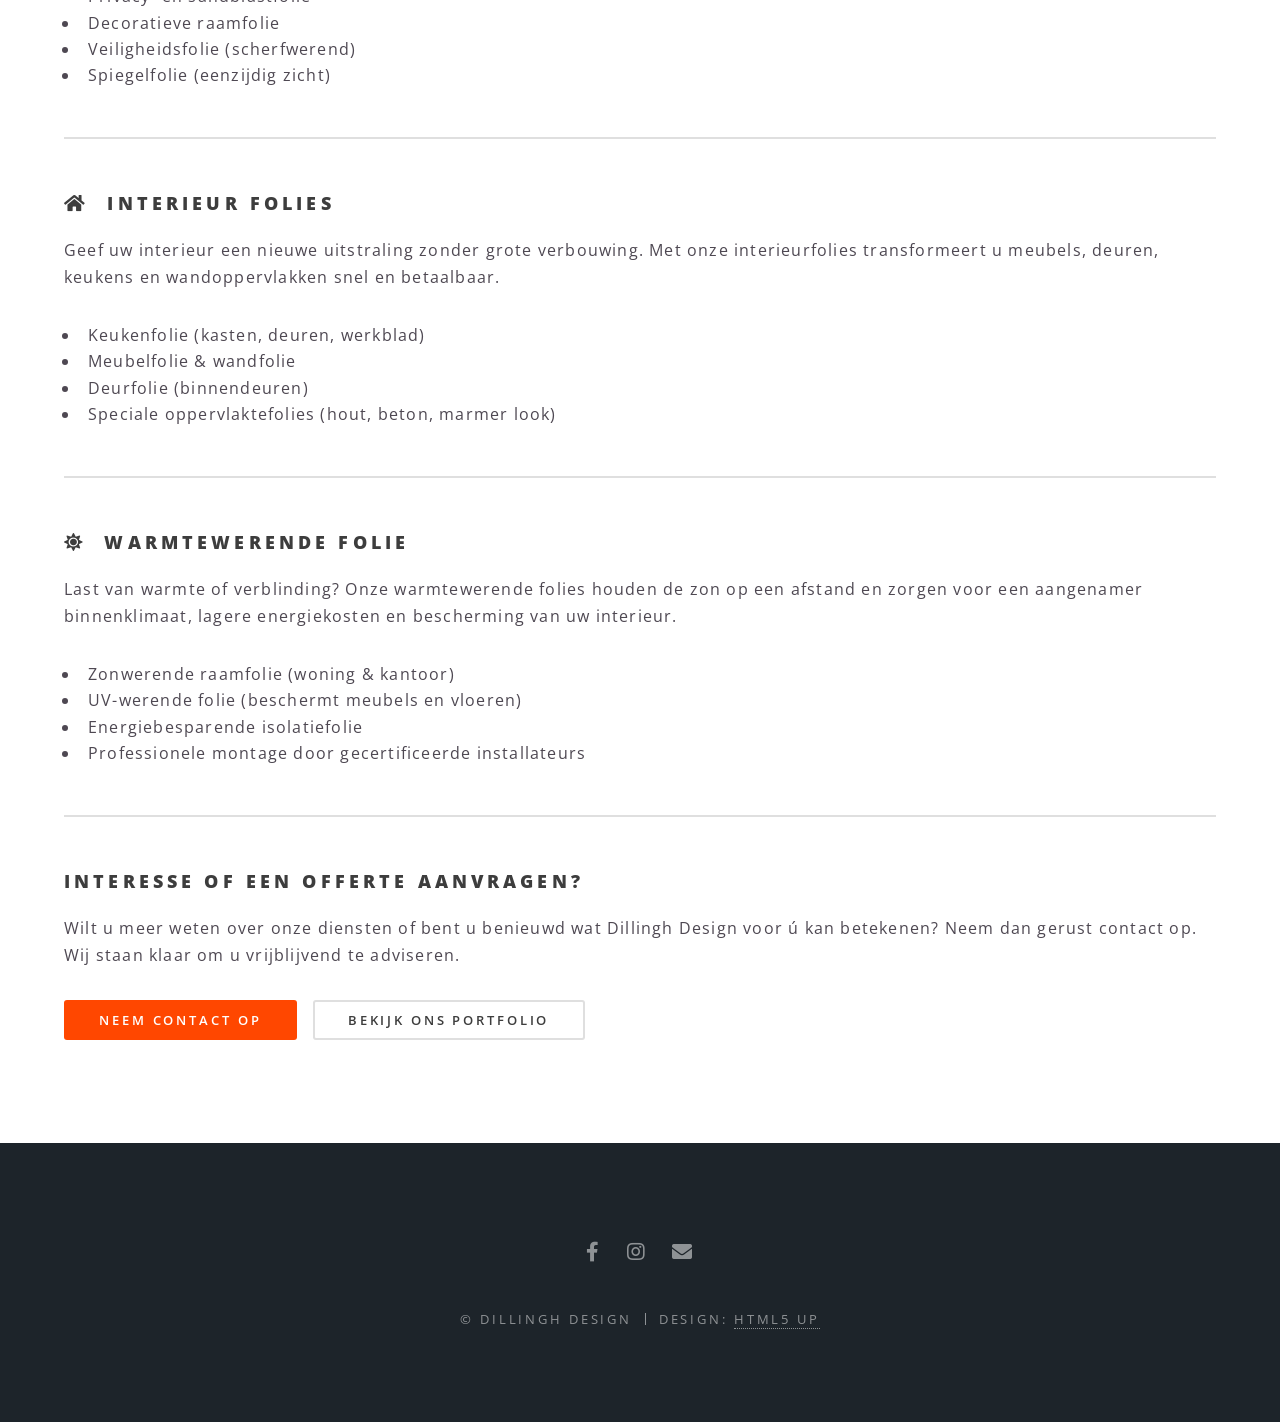
<file: Diensten.html>
<!DOCTYPE HTML>
<html>
	<head>
		<title>Diensten – Dillingh Design</title>
		<meta charset="utf-8" />
		<meta name="viewport" content="width=device-width, initial-scale=1, user-scalable=no" />
		<link rel="stylesheet" href="assets/css/main.css" />
		<noscript><link rel="stylesheet" href="assets/css/noscript.css" /></noscript>
	</head>
	<body class="is-preload">

		<!-- Page Wrapper -->
			<div id="page-wrapper">

				<!-- Header -->
					<header id="header">
						<img src="images/logo-DD.svg" alt="" style="height: 2em; vertical-align: middle; margin-left: 0.5em;" />
						<nav id="nav">
							<ul>
								<li class="special">
									<a href="#menu" class="menuToggle"><span>Menu</span></a>
									<div id="menu">
										<ul>
											<li><a href="index.html">Home</a></li>
											<li><a href="diensten.html">Diensten</a></li>
											<li><a href="portfolio.html">Portfolio</a></li>
											<li><a href="contact.html">Contact</a></li>
										</ul>
									</div>
								</li>
							</ul>
						</nav>
					</header>

				<!-- Main -->
					<article id="main">

						<!-- Page Banner -->
						<header>
							<h2>Onze Diensten</h2>
							<p>Grafisch ontwerp & professionele folie oplossingen —<br />
							van concept tot realisatie.</p>
						</header>

						<!-- Diensten Intro -->
						<section class="wrapper style5">
							<div class="inner">
								<h3>Wat wij voor u doen</h3>
								<p>Bij Dillingh Design combineren we creatief grafisch ontwerp met hoogwaardige folie toepassingen. Of u nu op zoek bent naar een sterk logo, een complete huisstijl of professionele folie voor uw woning, kantoor of bedrijfspand — wij leveren kwaliteit die zichtbaar is.</p>
								<hr />

								<!-- Logo & Huisstijl -->
								<h3><span class="icon solid fa-paint-brush"></span>&nbsp; Logo &amp; Huisstijl</h3>
								<p>Een sterk merk begint met een goed ontwerp. Wij creëren een unieke visuele identiteit die uw bedrijf onderscheidt van de rest. Van het eerste schetsje tot de definitieve huisstijlgids — wij begeleiden u door het gehele proces.</p>
								<ul>
									<li>Logoontwerp (nieuw of redesign)</li>
									<li>Huisstijlontwikkeling (kleuren, typografie, stijl)</li>
									<li>Visitekaartjes, briefpapier &amp; enveloppen</li>
									<li>Huisstijlhandboek / brand guide</li>
								</ul>
								<hr />

								<!-- Reclamebelettering -->
								<h3><span class="icon solid fa-bullhorn"></span>&nbsp; Reclamebelettering</h3>
								<p>Maak uw merk zichtbaar. Wij verzorgen opvallende en duurzame belettering voor bedrijfspanden, voertuigen en etalages. Van ontwerp tot plaatsing — alles in eigen beheer.</p>
								<ul>
									<li>Gevelreclame &amp; gevelbelettering</li>
									<li>Voertuigbelettering (auto's, bestelwagens, vrachtwagens)</li>
									<li>Etalage- &amp; raamdecoratie</li>
									<li>Signing &amp; bewegwijzering</li>
									<li>Banners &amp; spandoeken</li>
								</ul>
								<hr />

								<!-- Glasfolies -->
								<h3><span class="icon solid fa-window-maximize"></span>&nbsp; Glasfolies</h3>
								<p>Onze glasfolies combineren functionaliteit met esthetiek. Ze zijn geschikt voor zowel particuliere woningen als zakelijke panden en worden professioneel op maat gemonteerd.</p>
								<ul>
									<li>Privacy- en sandblastfolie</li>
									<li>Decoratieve raamfolie</li>
									<li>Veiligheidsfolie (scherfwerend)</li>
									<li>Spiegelfolie (eenzijdig zicht)</li>
								</ul>
								<hr />

								<!-- Interieur Folies -->
								<h3><span class="icon solid fa-home"></span>&nbsp; Interieur Folies</h3>
								<p>Geef uw interieur een nieuwe uitstraling zonder grote verbouwing. Met onze interieurfolies transformeert u meubels, deuren, keukens en wandoppervlakken snel en betaalbaar.</p>
								<ul>
									<li>Keukenfolie (kasten, deuren, werkblad)</li>
									<li>Meubelfolie &amp; wandfolie</li>
									<li>Deurfolie (binnendeuren)</li>
									<li>Speciale oppervlaktefolies (hout, beton, marmer look)</li>
								</ul>
								<hr />

								<!-- Warmtewerende Folie -->
								<h3><span class="icon solid fa-sun"></span>&nbsp; Warmtewerende Folie</h3>
								<p>Last van warmte of verblinding? Onze warmtewerende folies houden de zon op een afstand en zorgen voor een aangenamer binnenklimaat, lagere energiekosten en bescherming van uw interieur.</p>
								<ul>
									<li>Zonwerende raamfolie (woning &amp; kantoor)</li>
									<li>UV-werende folie (beschermt meubels en vloeren)</li>
									<li>Energiebesparende isolatiefolie</li>
									<li>Professionele montage door gecertificeerde installateurs</li>
								</ul>
								<hr />

								<!-- CTA tekst -->
								<h3>Interesse of een offerte aanvragen?</h3>
								<p>Wilt u meer weten over onze diensten of bent u benieuwd wat Dillingh Design voor ú kan betekenen? Neem dan gerust contact op. Wij staan klaar om u vrijblijvend te adviseren.</p>
								<ul class="actions">
									<li><a href="contact.html" class="button primary">Neem contact op</a></li>
									<li><a href="portfolio.html" class="button">Bekijk ons portfolio</a></li>
								</ul>

							</div>
						</section>

					</article>

				<!-- Footer -->
					<footer id="footer">
						<ul class="icons">
							<li><a href="#" class="icon brands fa-facebook-f"><span class="label">Facebook</span></a></li>
							<li><a href="#" class="icon brands fa-instagram"><span class="label">Instagram</span></a></li>
							<li><a href="#" class="icon solid fa-envelope"><span class="label">Email</span></a></li>
						</ul>
						<ul class="copyright">
							<li>&copy; Dillingh Design</li><li>Design: <a href="http://html5up.net">HTML5 UP</a></li>
						</ul>
					</footer>

			</div>

		<!-- Scripts -->
			<script src="assets/js/jquery.min.js"></script>
			<script src="assets/js/jquery.scrollex.min.js"></script>
			<script src="assets/js/jquery.scrolly.min.js"></script>
			<script src="assets/js/browser.min.js"></script>
			<script src="assets/js/breakpoints.min.js"></script>
			<script src="assets/js/util.js"></script>
			<script src="assets/js/main.js"></script>
		<script>
window.addEventListener('scroll', function() {
    var header = document.getElementById('header');
    if (window.scrollY > 50) {
        header.style.background = '#2d2d2d';
        header.style.borderBottom = '3px solid #ff4700';
    } else {
        header.style.background = 'transparent';
        header.style.borderBottom = 'none';
    }
});
</script>

	</body>
</html>
</file>
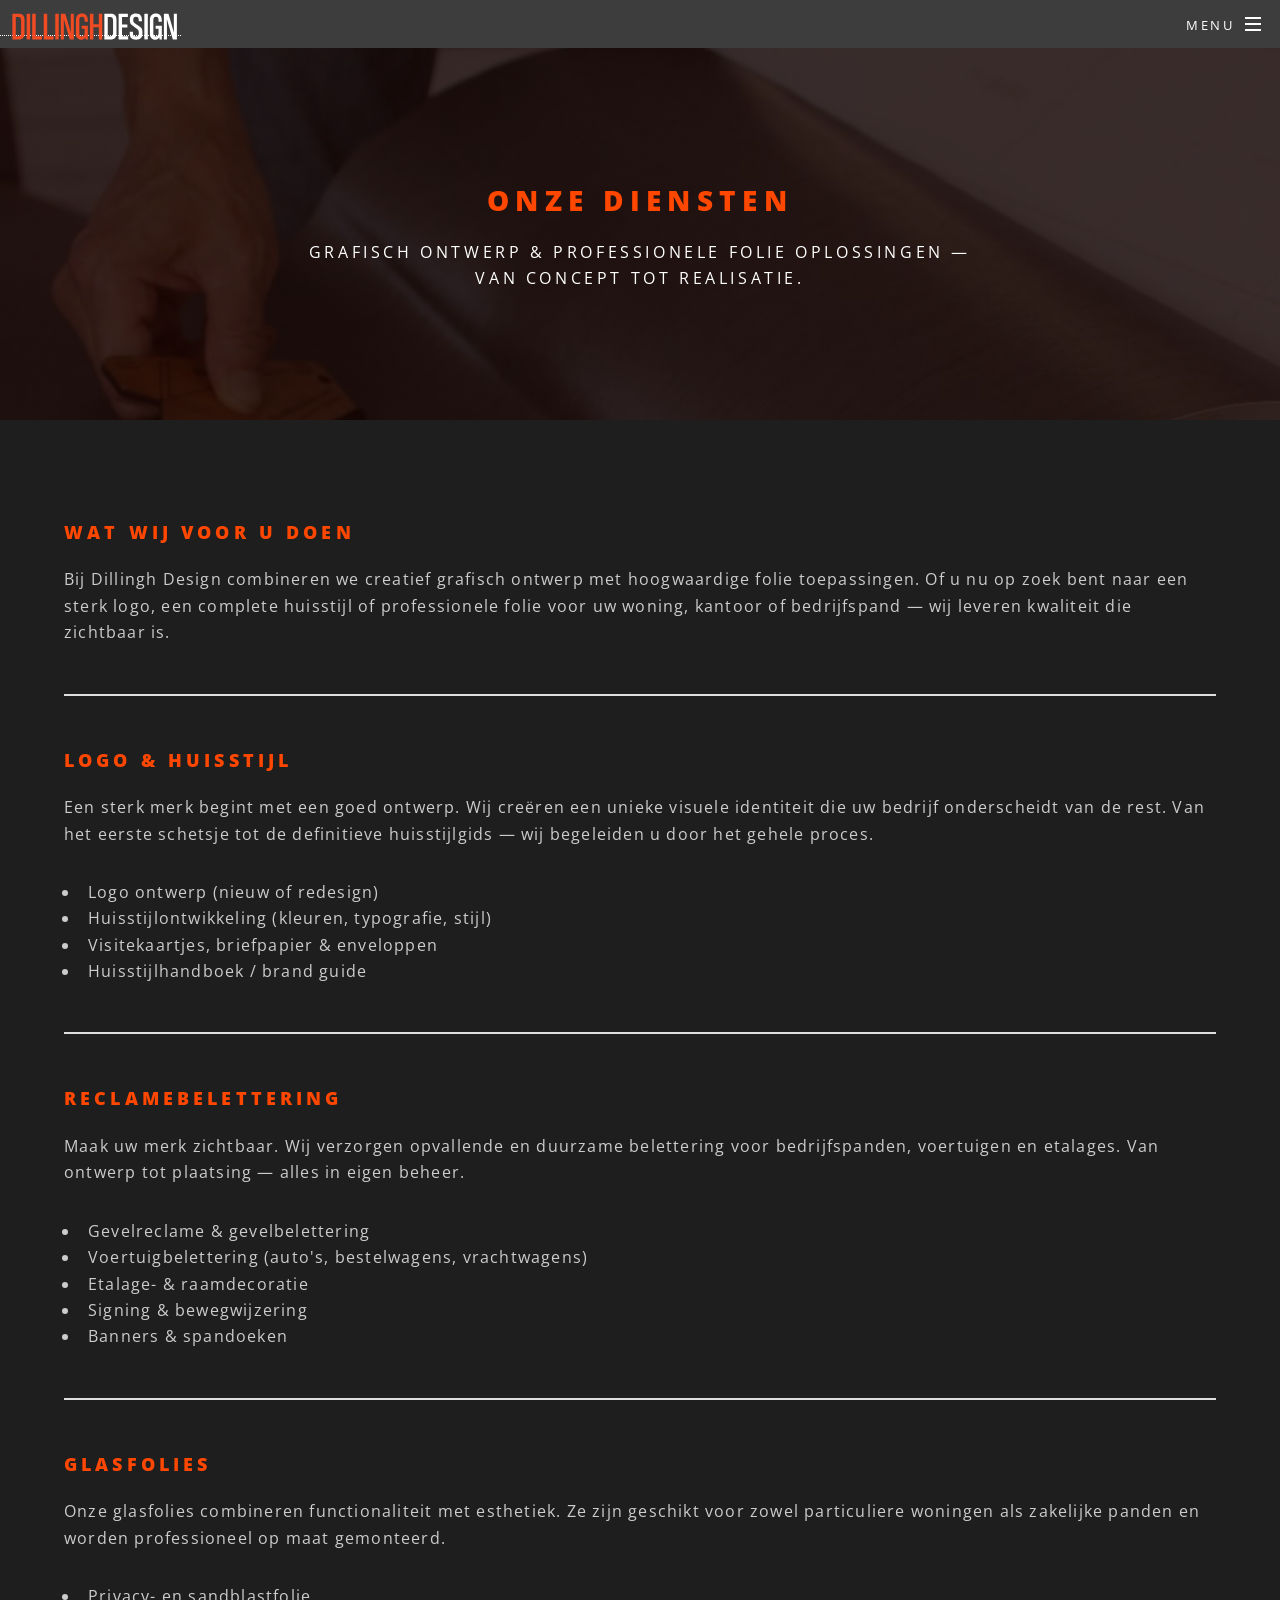
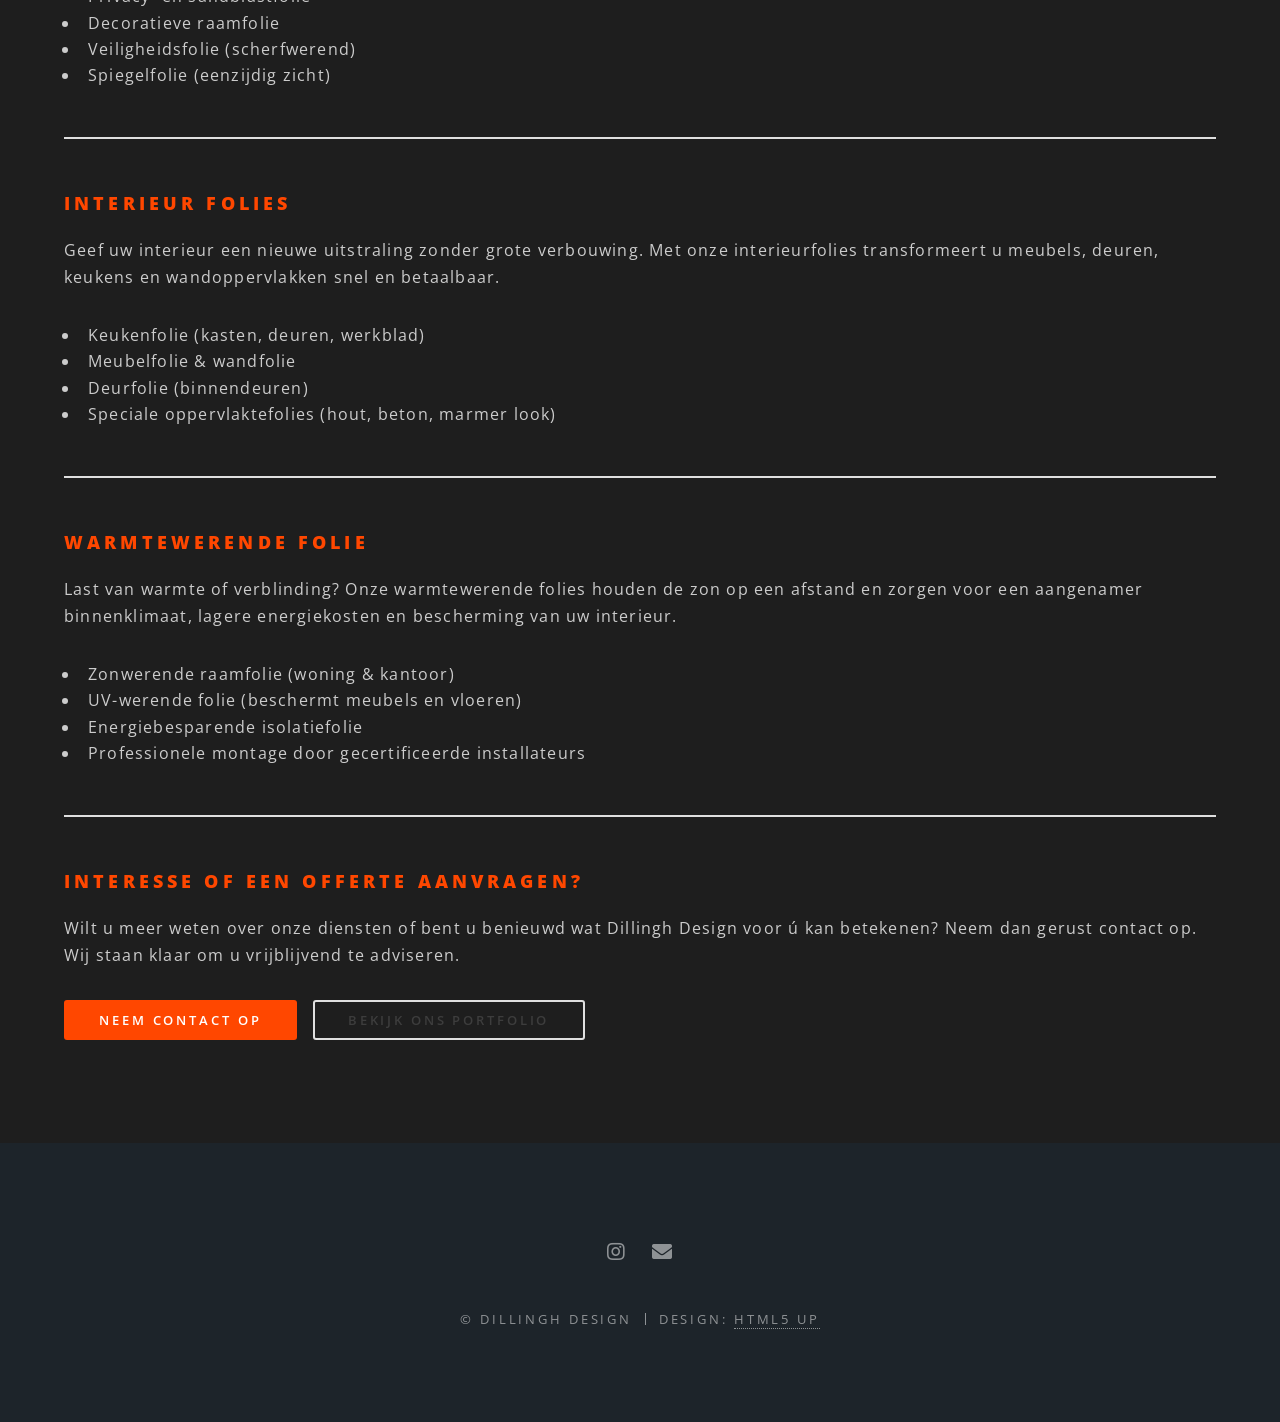
<file: diensten.html>
<!DOCTYPE HTML>
<html>
	<head>
		<title>Diensten – Dillingh Design</title>
		<meta charset="utf-8" />
		<meta name="viewport" content="width=device-width, initial-scale=1, user-scalable=no" />
		<link rel="stylesheet" href="assets/css/main.css" />
		<noscript><link rel="stylesheet" href="assets/css/noscript.css" /></noscript>
	</head>
	<body class="is-preload">

		<!-- Page Wrapper -->
			<div id="page-wrapper">

				<!-- Header -->
					<header id="header">
						<a href="index.html"><img src="images/logo-DD.svg" alt="" style="height: 2em; vertical-align: middle; margin-left: 0.5em;" /></a>
						<nav id="nav">
							<ul>
								<li class="special">
									<a href="#menu" class="menuToggle"><span>Menu</span></a>
									<div id="menu">
										<ul>
											<li><a href="index.html">Home</a></li>
											<li><a href="diensten.html">Diensten</a></li>
											<li><a href="portfolio.html">Portfolio</a></li>
											<li><a href="contact.html">Contact</a></li>
										</ul>
									</div>
								</li>
							</ul>
						</nav>
					</header>

				<!-- Main -->
					<article id="main">

						<!-- Page Banner -->
						<header>
							<h2 style="color: #ff4700;">Onze Diensten</h2>
							<p>Grafisch ontwerp & professionele folie oplossingen —<br />
							van concept tot realisatie.</p>
						</header>

						<!-- Diensten Intro -->
						<section class="wrapper style5" style="background: #1e1e1e; color: #ccc;">
							<div class="inner">
								<h3>Wat wij voor u doen</h3>
								<p>Bij Dillingh Design combineren we creatief grafisch ontwerp met hoogwaardige folie toepassingen. Of u nu op zoek bent naar een sterk logo, een complete huisstijl of professionele folie voor uw woning, kantoor of bedrijfspand — wij leveren kwaliteit die zichtbaar is.</p>
								<hr />

								<!-- Logo & Huisstijl -->
								<h3>Logo &amp; Huisstijl</h3>
								<p>Een sterk merk begint met een goed ontwerp. Wij creëren een unieke visuele identiteit die uw bedrijf onderscheidt van de rest. Van het eerste schetsje tot de definitieve huisstijlgids — wij begeleiden u door het gehele proces.</p>
								<ul>
									<li>Logo ontwerp (nieuw of redesign)</li>
									<li>Huisstijlontwikkeling (kleuren, typografie, stijl)</li>
									<li>Visitekaartjes, briefpapier &amp; enveloppen</li>
									<li>Huisstijlhandboek / brand guide</li>
								</ul>
								<hr />

								<!-- Reclamebelettering -->
								<h3>Reclamebelettering</h3>
								<p>Maak uw merk zichtbaar. Wij verzorgen opvallende en duurzame belettering voor bedrijfspanden, voertuigen en etalages. Van ontwerp tot plaatsing — alles in eigen beheer.</p>
								<ul>
									<li>Gevelreclame &amp; gevelbelettering</li>
									<li>Voertuigbelettering (auto's, bestelwagens, vrachtwagens)</li>
									<li>Etalage- &amp; raamdecoratie</li>
									<li>Signing &amp; bewegwijzering</li>
									<li>Banners &amp; spandoeken</li>
								</ul>
								<hr />

								<!-- Glasfolies -->
								<h3>Glasfolies</h3>
								<p>Onze glasfolies combineren functionaliteit met esthetiek. Ze zijn geschikt voor zowel particuliere woningen als zakelijke panden en worden professioneel op maat gemonteerd.</p>
								<ul>
									<li>Privacy- en sandblastfolie</li>
									<li>Decoratieve raamfolie</li>
									<li>Veiligheidsfolie (scherfwerend)</li>
									<li>Spiegelfolie (eenzijdig zicht)</li>
								</ul>
								<hr />

								<!-- Interieur Folies -->
								<h3>Interieur Folies</h3>
								<p>Geef uw interieur een nieuwe uitstraling zonder grote verbouwing. Met onze interieurfolies transformeert u meubels, deuren, keukens en wandoppervlakken snel en betaalbaar.</p>
								<ul>
									<li>Keukenfolie (kasten, deuren, werkblad)</li>
									<li>Meubelfolie &amp; wandfolie</li>
									<li>Deurfolie (binnendeuren)</li>
									<li>Speciale oppervlaktefolies (hout, beton, marmer look)</li>
								</ul>
								<hr />

								<!-- Warmtewerende Folie -->
								<h3>Warmtewerende Folie</h3>
								<p>Last van warmte of verblinding? Onze warmtewerende folies houden de zon op een afstand en zorgen voor een aangenamer binnenklimaat, lagere energiekosten en bescherming van uw interieur.</p>
								<ul>
									<li>Zonwerende raamfolie (woning &amp; kantoor)</li>
									<li>UV-werende folie (beschermt meubels en vloeren)</li>
									<li>Energiebesparende isolatiefolie</li>
									<li>Professionele montage door gecertificeerde installateurs</li>
								</ul>
								<hr />

								<!-- CTA tekst -->
								<h3>Interesse of een offerte aanvragen?</h3>
								<p>Wilt u meer weten over onze diensten of bent u benieuwd wat Dillingh Design voor ú kan betekenen? Neem dan gerust contact op. Wij staan klaar om u vrijblijvend te adviseren.</p>
								<ul class="actions">
									<li><a href="contact.html" class="button primary">Neem contact op</a></li>
									<li><a href="portfolio.html" class="button">Bekijk ons portfolio</a></li>
								</ul>

							</div>
						</section>

					</article>

				<!-- Footer -->
					<footer id="footer">
    <ul class="icons">
        <li><a href="https://www.instagram.com/dillinghdesign" target="_blank" rel="noopener" class="icon brands fa-instagram"><span class="label">Instagram</span></a></li>
        <li><a href="mailto:info@dillinghdesign.nl" class="icon solid fa-envelope"><span class="label">Email</span></a></li>
    </ul>
    <ul class="copyright">
        <li>&copy; Dillingh Design</li><li>Design: <a href="http://html5up.net">HTML5 UP</a></li>
    </ul>
</footer>

			</div>

		<!-- Scripts -->
			<script src="assets/js/jquery.min.js"></script>
			<script src="assets/js/jquery.scrollex.min.js"></script>
			<script src="assets/js/jquery.scrolly.min.js"></script>
			<script src="assets/js/browser.min.js"></script>
			<script src="assets/js/breakpoints.min.js"></script>
			<script src="assets/js/util.js"></script>
			<script src="assets/js/main.js"></script>
		<script>
window.addEventListener('scroll', function() {
    var header = document.getElementById('header');
    if (window.scrollY > 50) {
        header.style.background = '#2d2d2d';
        header.style.borderBottom = '3px solid #ff4700';
    } else {
        header.style.background = 'transparent';
        header.style.borderBottom = 'none';
    }
});
</script>
		
<style>
  .wrapper h3,
  .inner h3 {
    color: #ff4700 !important;
  }

  #header a img {
    border: none;
    outline: none;
  }

  #header a {
    text-decoration: none;
  }

  .wrapper h2,
  .inner h2 {
    color: #ff4700 !important;
  }
</style>
		
	</body>
</html>
</file>
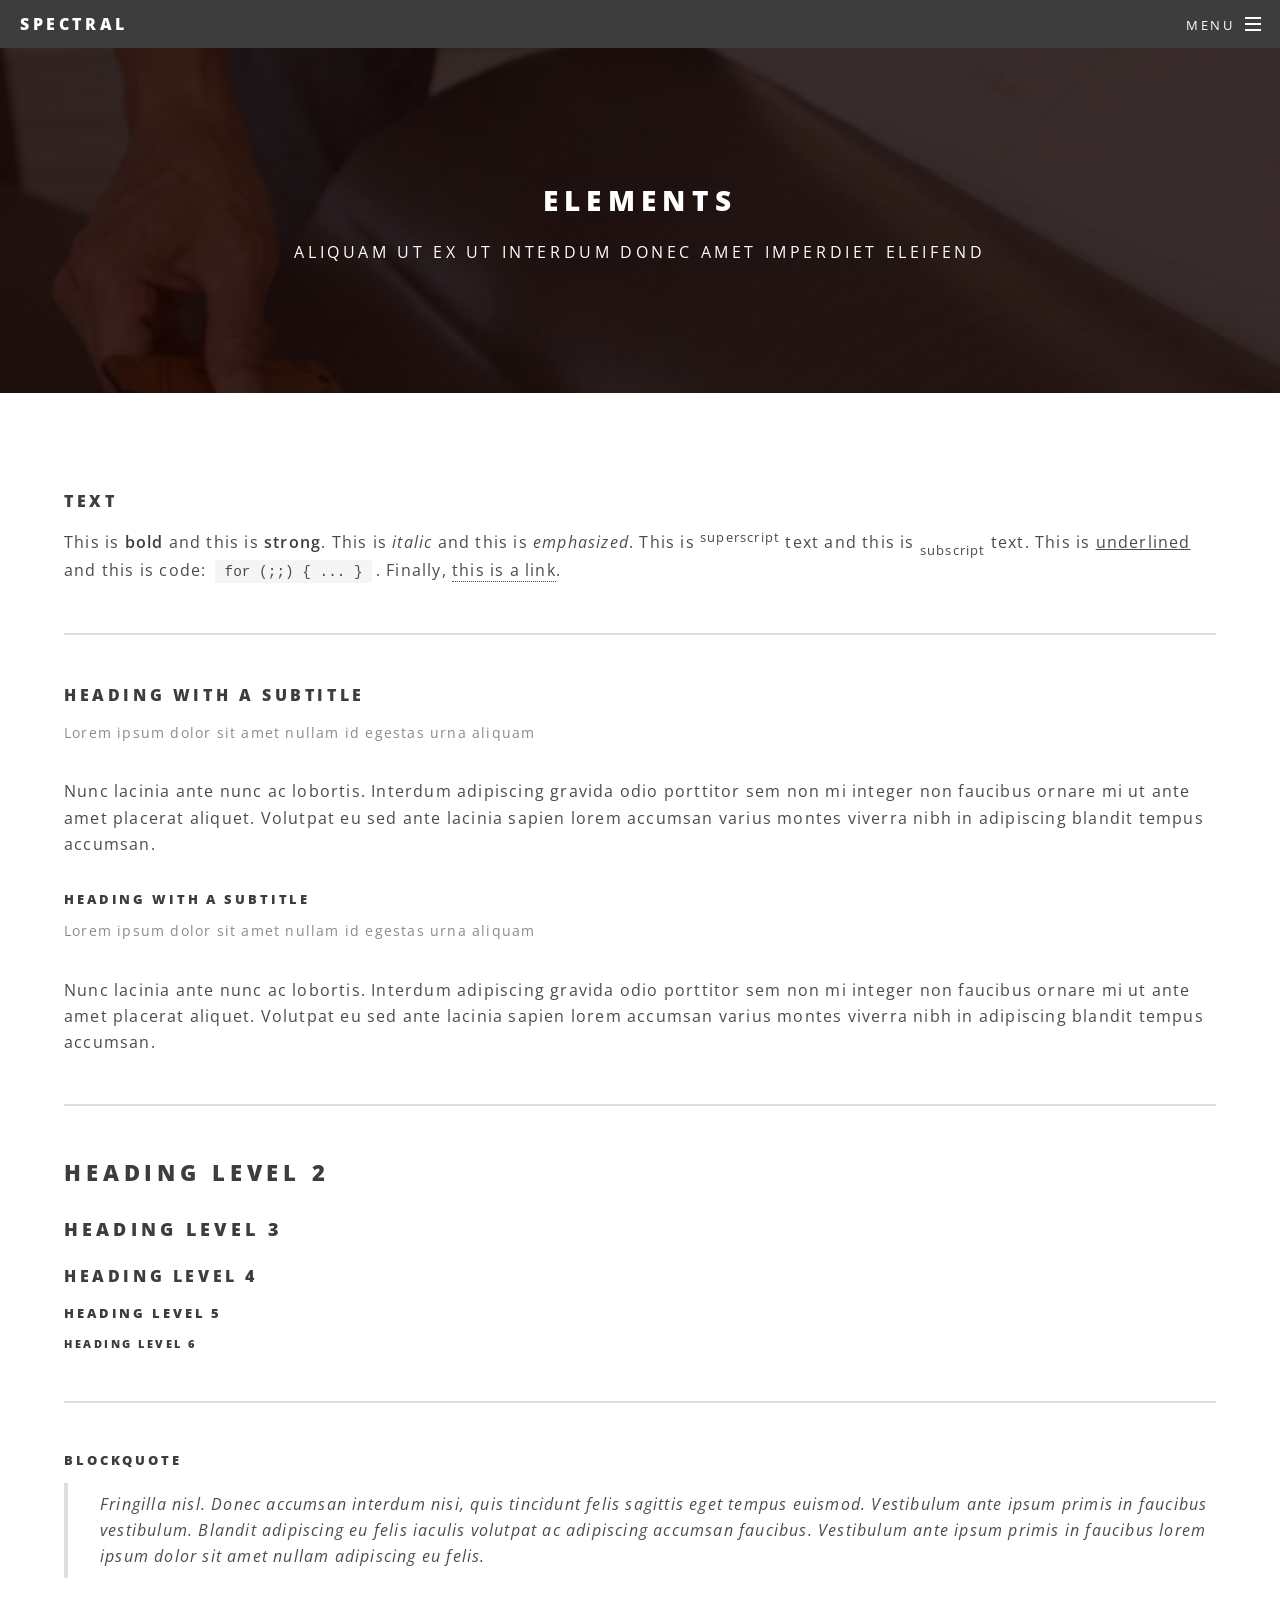
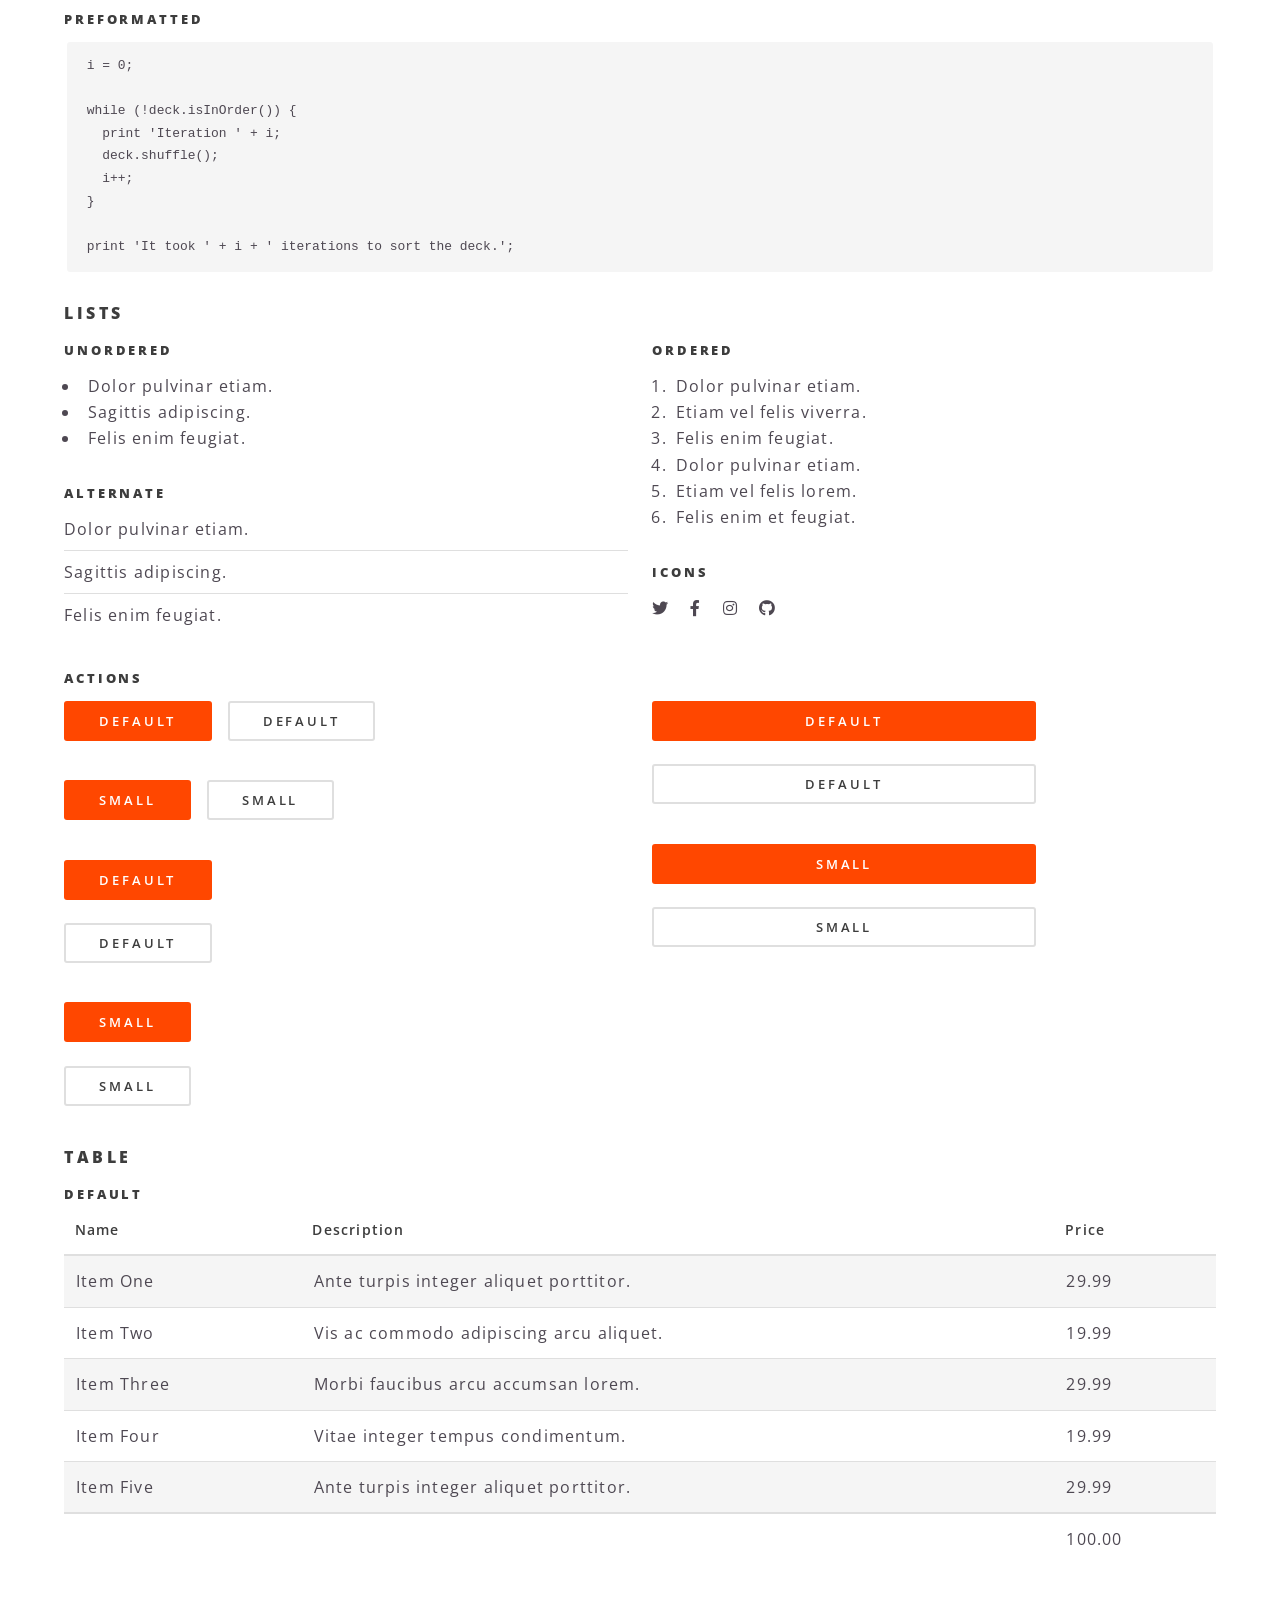
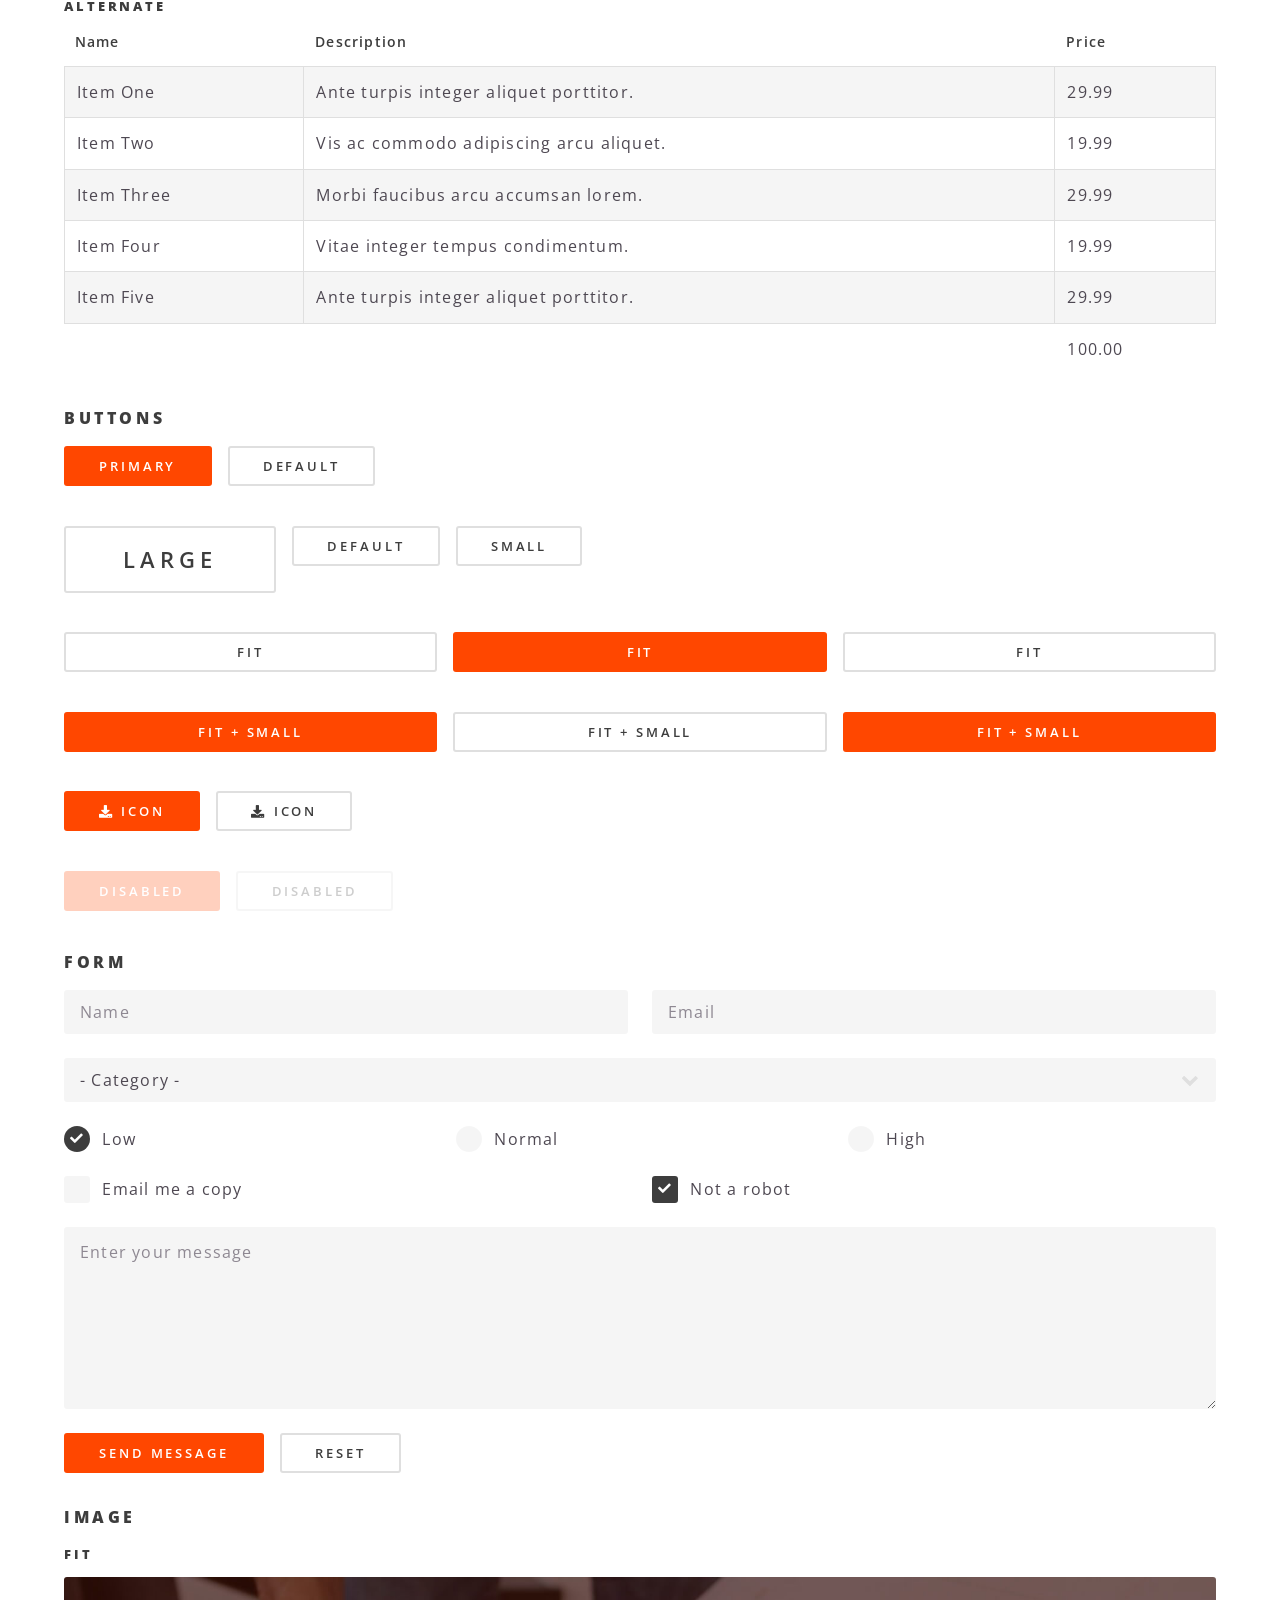
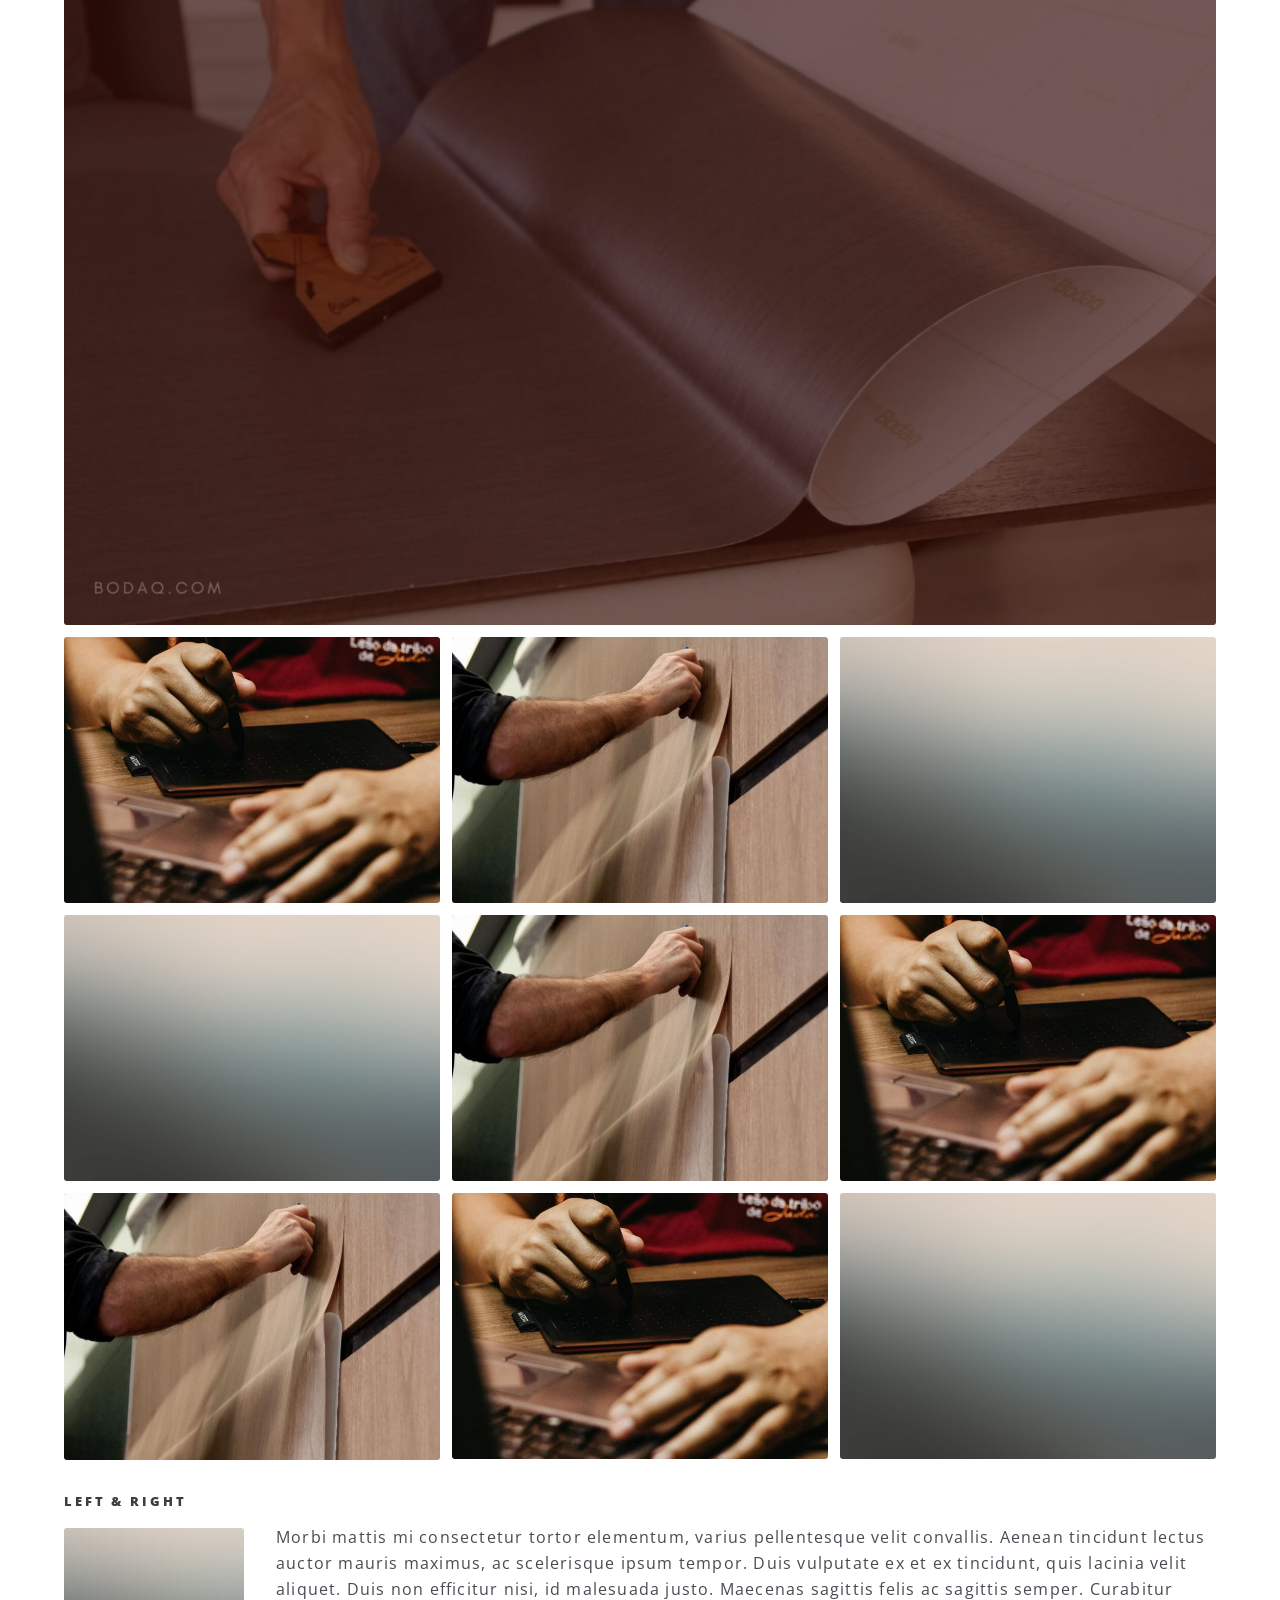
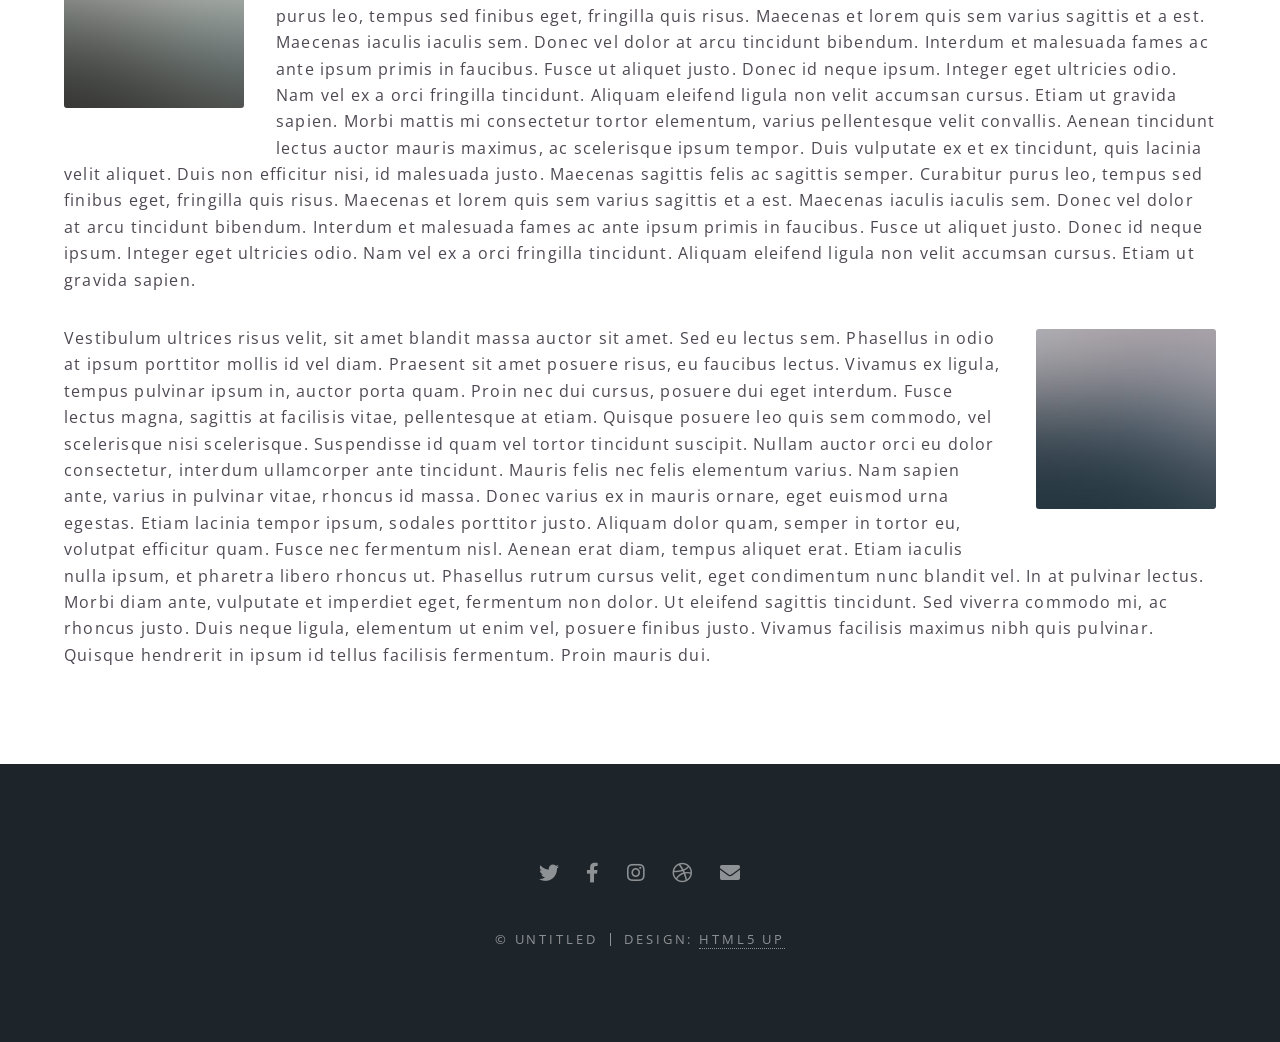
<file: elements.html>
<!DOCTYPE HTML>
<!--
	Spectral by HTML5 UP
	html5up.net | @ajlkn
	Free for personal and commercial use under the CCA 3.0 license (html5up.net/license)
-->
<html>
	<head>
		<title>Elements - Spectral by HTML5 UP</title>
		<meta charset="utf-8" />
		<meta name="viewport" content="width=device-width, initial-scale=1, user-scalable=no" />
		<link rel="stylesheet" href="assets/css/main.css" />
		<noscript><link rel="stylesheet" href="assets/css/noscript.css" /></noscript>
	</head>
	<body class="is-preload">

		<!-- Page Wrapper -->
			<div id="page-wrapper">

				<!-- Header -->
					<header id="header">
						<h1><a href="index.html">Spectral</a></h1>
						<nav id="nav">
							<ul>
								<li class="special">
									<a href="#menu" class="menuToggle"><span>Menu</span></a>
									<div id="menu">
										<ul>
											<li><a href="index.html">Home</a></li>
											<li><a href="generic.html">Generic</a></li>
											<li><a href="elements.html">Elements</a></li>
											<li><a href="#">Sign Up</a></li>
											<li><a href="#">Log In</a></li>
										</ul>
									</div>
								</li>
							</ul>
						</nav>
					</header>

				<!-- Main -->
					<article id="main">
						<header>
							<h2>Elements</h2>
							<p>Aliquam ut ex ut interdum donec amet imperdiet eleifend</p>
						</header>
						<section class="wrapper style5">
							<div class="inner">

								<section>
									<h4>Text</h4>
									<p>This is <b>bold</b> and this is <strong>strong</strong>. This is <i>italic</i> and this is <em>emphasized</em>.
									This is <sup>superscript</sup> text and this is <sub>subscript</sub> text.
									This is <u>underlined</u> and this is code: <code>for (;;) { ... }</code>. Finally, <a href="#">this is a link</a>.</p>
									<hr />
									<header>
										<h4>Heading with a Subtitle</h4>
										<p>Lorem ipsum dolor sit amet nullam id egestas urna aliquam</p>
									</header>
									<p>Nunc lacinia ante nunc ac lobortis. Interdum adipiscing gravida odio porttitor sem non mi integer non faucibus ornare mi ut ante amet placerat aliquet. Volutpat eu sed ante lacinia sapien lorem accumsan varius montes viverra nibh in adipiscing blandit tempus accumsan.</p>
									<header>
										<h5>Heading with a Subtitle</h5>
										<p>Lorem ipsum dolor sit amet nullam id egestas urna aliquam</p>
									</header>
									<p>Nunc lacinia ante nunc ac lobortis. Interdum adipiscing gravida odio porttitor sem non mi integer non faucibus ornare mi ut ante amet placerat aliquet. Volutpat eu sed ante lacinia sapien lorem accumsan varius montes viverra nibh in adipiscing blandit tempus accumsan.</p>
									<hr />
									<h2>Heading Level 2</h2>
									<h3>Heading Level 3</h3>
									<h4>Heading Level 4</h4>
									<h5>Heading Level 5</h5>
									<h6>Heading Level 6</h6>
									<hr />
									<h5>Blockquote</h5>
									<blockquote>Fringilla nisl. Donec accumsan interdum nisi, quis tincidunt felis sagittis eget tempus euismod. Vestibulum ante ipsum primis in faucibus vestibulum. Blandit adipiscing eu felis iaculis volutpat ac adipiscing accumsan faucibus. Vestibulum ante ipsum primis in faucibus lorem ipsum dolor sit amet nullam adipiscing eu felis.</blockquote>
									<h5>Preformatted</h5>
									<pre><code>i = 0;

while (!deck.isInOrder()) {
  print 'Iteration ' + i;
  deck.shuffle();
  i++;
}

print 'It took ' + i + ' iterations to sort the deck.';</code></pre>
								</section>

								<section>
									<h4>Lists</h4>
									<div class="row">
										<div class="col-6 col-12-medium">
											<h5>Unordered</h5>
											<ul>
												<li>Dolor pulvinar etiam.</li>
												<li>Sagittis adipiscing.</li>
												<li>Felis enim feugiat.</li>
											</ul>
											<h5>Alternate</h5>
											<ul class="alt">
												<li>Dolor pulvinar etiam.</li>
												<li>Sagittis adipiscing.</li>
												<li>Felis enim feugiat.</li>
											</ul>
										</div>
										<div class="col-6 col-12-medium">
											<h5>Ordered</h5>
											<ol>
												<li>Dolor pulvinar etiam.</li>
												<li>Etiam vel felis viverra.</li>
												<li>Felis enim feugiat.</li>
												<li>Dolor pulvinar etiam.</li>
												<li>Etiam vel felis lorem.</li>
												<li>Felis enim et feugiat.</li>
											</ol>
											<h5>Icons</h5>
											<ul class="icons">
												<li><a href="#" class="icon brands fa-twitter"><span class="label">Twitter</span></a></li>
												<li><a href="#" class="icon brands fa-facebook-f"><span class="label">Facebook</span></a></li>
												<li><a href="#" class="icon brands fa-instagram"><span class="label">Instagram</span></a></li>
												<li><a href="#" class="icon brands fa-github"><span class="label">Github</span></a></li>
											</ul>
										</div>
									</div>
									<h5>Actions</h5>
									<div class="row">
										<div class="col-6 col-12-medium">
											<ul class="actions">
												<li><a href="#" class="button primary">Default</a></li>
												<li><a href="#" class="button">Default</a></li>
											</ul>
											<ul class="actions small">
												<li><a href="#" class="button primary small">Small</a></li>
												<li><a href="#" class="button small">Small</a></li>
											</ul>
											<ul class="actions stacked">
												<li><a href="#" class="button primary">Default</a></li>
												<li><a href="#" class="button">Default</a></li>
											</ul>
											<ul class="actions stacked">
												<li><a href="#" class="button primary small">Small</a></li>
												<li><a href="#" class="button small">Small</a></li>
											</ul>
										</div>
										<div class="col-6 col-12-medium">
											<ul class="actions stacked">
												<li><a href="#" class="button primary fit">Default</a></li>
												<li><a href="#" class="button fit">Default</a></li>
											</ul>
											<ul class="actions stacked">
												<li><a href="#" class="button primary small fit">Small</a></li>
												<li><a href="#" class="button small fit">Small</a></li>
											</ul>
										</div>
									</div>
								</section>

								<section>
									<h4>Table</h4>
									<h5>Default</h5>
									<div class="table-wrapper">
										<table>
											<thead>
												<tr>
													<th>Name</th>
													<th>Description</th>
													<th>Price</th>
												</tr>
											</thead>
											<tbody>
												<tr>
													<td>Item One</td>
													<td>Ante turpis integer aliquet porttitor.</td>
													<td>29.99</td>
												</tr>
												<tr>
													<td>Item Two</td>
													<td>Vis ac commodo adipiscing arcu aliquet.</td>
													<td>19.99</td>
												</tr>
												<tr>
													<td>Item Three</td>
													<td> Morbi faucibus arcu accumsan lorem.</td>
													<td>29.99</td>
												</tr>
												<tr>
													<td>Item Four</td>
													<td>Vitae integer tempus condimentum.</td>
													<td>19.99</td>
												</tr>
												<tr>
													<td>Item Five</td>
													<td>Ante turpis integer aliquet porttitor.</td>
													<td>29.99</td>
												</tr>
											</tbody>
											<tfoot>
												<tr>
													<td colspan="2"></td>
													<td>100.00</td>
												</tr>
											</tfoot>
										</table>
									</div>

									<h5>Alternate</h5>
									<div class="table-wrapper">
										<table class="alt">
											<thead>
												<tr>
													<th>Name</th>
													<th>Description</th>
													<th>Price</th>
												</tr>
											</thead>
											<tbody>
												<tr>
													<td>Item One</td>
													<td>Ante turpis integer aliquet porttitor.</td>
													<td>29.99</td>
												</tr>
												<tr>
													<td>Item Two</td>
													<td>Vis ac commodo adipiscing arcu aliquet.</td>
													<td>19.99</td>
												</tr>
												<tr>
													<td>Item Three</td>
													<td> Morbi faucibus arcu accumsan lorem.</td>
													<td>29.99</td>
												</tr>
												<tr>
													<td>Item Four</td>
													<td>Vitae integer tempus condimentum.</td>
													<td>19.99</td>
												</tr>
												<tr>
													<td>Item Five</td>
													<td>Ante turpis integer aliquet porttitor.</td>
													<td>29.99</td>
												</tr>
											</tbody>
											<tfoot>
												<tr>
													<td colspan="2"></td>
													<td>100.00</td>
												</tr>
											</tfoot>
										</table>
									</div>
								</section>

								<section>
									<h4>Buttons</h4>
									<ul class="actions">
										<li><a href="#" class="button primary">Primary</a></li>
										<li><a href="#" class="button">Default</a></li>
									</ul>
									<ul class="actions">
										<li><a href="#" class="button large">Large</a></li>
										<li><a href="#" class="button">Default</a></li>
										<li><a href="#" class="button small">Small</a></li>
									</ul>
									<ul class="actions fit">
										<li><a href="#" class="button fit">Fit</a></li>
										<li><a href="#" class="button primary fit">Fit</a></li>
										<li><a href="#" class="button fit">Fit</a></li>
									</ul>
									<ul class="actions fit small">
										<li><a href="#" class="button primary fit small">Fit + Small</a></li>
										<li><a href="#" class="button fit small">Fit + Small</a></li>
										<li><a href="#" class="button primary fit small">Fit + Small</a></li>
									</ul>
									<ul class="actions">
										<li><a href="#" class="button primary icon solid fa-download">Icon</a></li>
										<li><a href="#" class="button icon solid fa-download">Icon</a></li>
									</ul>
									<ul class="actions">
										<li><span class="button primary disabled">Disabled</span></li>
										<li><span class="button disabled">Disabled</span></li>
									</ul>
								</section>

								<section>
									<h4>Form</h4>
									<form method="post" action="#">
										<div class="row gtr-uniform">
											<div class="col-6 col-12-xsmall">
												<input type="text" name="demo-name" id="demo-name" value="" placeholder="Name" />
											</div>
											<div class="col-6 col-12-xsmall">
												<input type="email" name="demo-email" id="demo-email" value="" placeholder="Email" />
											</div>
											<div class="col-12">
												<select name="demo-category" id="demo-category">
													<option value="">- Category -</option>
													<option value="1">Manufacturing</option>
													<option value="1">Shipping</option>
													<option value="1">Administration</option>
													<option value="1">Human Resources</option>
												</select>
											</div>
											<div class="col-4 col-12-small">
												<input type="radio" id="demo-priority-low" name="demo-priority" checked>
												<label for="demo-priority-low">Low</label>
											</div>
											<div class="col-4 col-12-small">
												<input type="radio" id="demo-priority-normal" name="demo-priority">
												<label for="demo-priority-normal">Normal</label>
											</div>
											<div class="col-4 col-12-small">
												<input type="radio" id="demo-priority-high" name="demo-priority">
												<label for="demo-priority-high">High</label>
											</div>
											<div class="col-6 col-12-small">
												<input type="checkbox" id="demo-copy" name="demo-copy">
												<label for="demo-copy">Email me a copy</label>
											</div>
											<div class="col-6 col-12-small">
												<input type="checkbox" id="demo-human" name="demo-human" checked>
												<label for="demo-human">Not a robot</label>
											</div>
											<div class="col-12">
												<textarea name="demo-message" id="demo-message" placeholder="Enter your message" rows="6"></textarea>
											</div>
											<div class="col-12">
												<ul class="actions">
													<li><input type="submit" value="Send Message" class="primary" /></li>
													<li><input type="reset" value="Reset" /></li>
												</ul>
											</div>
										</div>
									</form>
								</section>

								<section>
									<h4>Image</h4>
									<h5>Fit</h5>
									<div class="box alt">
										<div class="row gtr-50 gtr-uniform">
											<div class="col-12"><span class="image fit"><img src="images/banner.jpg" alt="" /></span></div>
											<div class="col-4"><span class="image fit"><img src="images/pic01.jpg" alt="" /></span></div>
											<div class="col-4"><span class="image fit"><img src="images/pic02.jpg" alt="" /></span></div>
											<div class="col-4"><span class="image fit"><img src="images/pic03.jpg" alt="" /></span></div>
											<div class="col-4"><span class="image fit"><img src="images/pic03.jpg" alt="" /></span></div>
											<div class="col-4"><span class="image fit"><img src="images/pic02.jpg" alt="" /></span></div>
											<div class="col-4"><span class="image fit"><img src="images/pic01.jpg" alt="" /></span></div>
											<div class="col-4"><span class="image fit"><img src="images/pic02.jpg" alt="" /></span></div>
											<div class="col-4"><span class="image fit"><img src="images/pic01.jpg" alt="" /></span></div>
											<div class="col-4"><span class="image fit"><img src="images/pic03.jpg" alt="" /></span></div>
										</div>
									</div>
									<h5>Left &amp; Right</h5>
									<p><span class="image left"><img src="images/pic04.jpg" alt="" /></span>Morbi mattis mi consectetur tortor elementum, varius pellentesque velit convallis. Aenean tincidunt lectus auctor mauris maximus, ac scelerisque ipsum tempor. Duis vulputate ex et ex tincidunt, quis lacinia velit aliquet. Duis non efficitur nisi, id malesuada justo. Maecenas sagittis felis ac sagittis semper. Curabitur purus leo, tempus sed finibus eget, fringilla quis risus. Maecenas et lorem quis sem varius sagittis et a est. Maecenas iaculis iaculis sem. Donec vel dolor at arcu tincidunt bibendum. Interdum et malesuada fames ac ante ipsum primis in faucibus. Fusce ut aliquet justo. Donec id neque ipsum. Integer eget ultricies odio. Nam vel ex a orci fringilla tincidunt. Aliquam eleifend ligula non velit accumsan cursus. Etiam ut gravida sapien. Morbi mattis mi consectetur tortor elementum, varius pellentesque velit convallis. Aenean tincidunt lectus auctor mauris maximus, ac scelerisque ipsum tempor. Duis vulputate ex et ex tincidunt, quis lacinia velit aliquet. Duis non efficitur nisi, id malesuada justo. Maecenas sagittis felis ac sagittis semper. Curabitur purus leo, tempus sed finibus eget, fringilla quis risus. Maecenas et lorem quis sem varius sagittis et a est. Maecenas iaculis iaculis sem. Donec vel dolor at arcu tincidunt bibendum. Interdum et malesuada fames ac ante ipsum primis in faucibus. Fusce ut aliquet justo. Donec id neque ipsum. Integer eget ultricies odio. Nam vel ex a orci fringilla tincidunt. Aliquam eleifend ligula non velit accumsan cursus. Etiam ut gravida sapien.</p>
									<p><span class="image right"><img src="images/pic05.jpg" alt="" /></span>Vestibulum ultrices risus velit, sit amet blandit massa auctor sit amet. Sed eu lectus sem. Phasellus in odio at ipsum porttitor mollis id vel diam. Praesent sit amet posuere risus, eu faucibus lectus. Vivamus ex ligula, tempus pulvinar ipsum in, auctor porta quam. Proin nec dui cursus, posuere dui eget interdum. Fusce lectus magna, sagittis at facilisis vitae, pellentesque at etiam. Quisque posuere leo quis sem commodo, vel scelerisque nisi scelerisque. Suspendisse id quam vel tortor tincidunt suscipit. Nullam auctor orci eu dolor consectetur, interdum ullamcorper ante tincidunt. Mauris felis nec felis elementum varius. Nam sapien ante, varius in pulvinar vitae, rhoncus id massa. Donec varius ex in mauris ornare, eget euismod urna egestas. Etiam lacinia tempor ipsum, sodales porttitor justo. Aliquam dolor quam, semper in tortor eu, volutpat efficitur quam. Fusce nec fermentum nisl. Aenean erat diam, tempus aliquet erat. Etiam iaculis nulla ipsum, et pharetra libero rhoncus ut. Phasellus rutrum cursus velit, eget condimentum nunc blandit vel. In at pulvinar lectus. Morbi diam ante, vulputate et imperdiet eget, fermentum non dolor. Ut eleifend sagittis tincidunt. Sed viverra commodo mi, ac rhoncus justo. Duis neque ligula, elementum ut enim vel, posuere finibus justo. Vivamus facilisis maximus nibh quis pulvinar. Quisque hendrerit in ipsum id tellus facilisis fermentum. Proin mauris dui.</p>
								</section>

							</div>
						</section>
					</article>

				<!-- Footer -->
					<footer id="footer">
						<ul class="icons">
							<li><a href="#" class="icon brands fa-twitter"><span class="label">Twitter</span></a></li>
							<li><a href="#" class="icon brands fa-facebook-f"><span class="label">Facebook</span></a></li>
							<li><a href="#" class="icon brands fa-instagram"><span class="label">Instagram</span></a></li>
							<li><a href="#" class="icon brands fa-dribbble"><span class="label">Dribbble</span></a></li>
							<li><a href="#" class="icon solid fa-envelope"><span class="label">Email</span></a></li>
						</ul>
						<ul class="copyright">
							<li>&copy; Untitled</li><li>Design: <a href="http://html5up.net">HTML5 UP</a></li>
						</ul>
					</footer>

			</div>

		<!-- Scripts -->
			<script src="assets/js/jquery.min.js"></script>
			<script src="assets/js/jquery.scrollex.min.js"></script>
			<script src="assets/js/jquery.scrolly.min.js"></script>
			<script src="assets/js/browser.min.js"></script>
			<script src="assets/js/breakpoints.min.js"></script>
			<script src="assets/js/util.js"></script>
			<script src="assets/js/main.js"></script>

	</body>
</html>
</file>
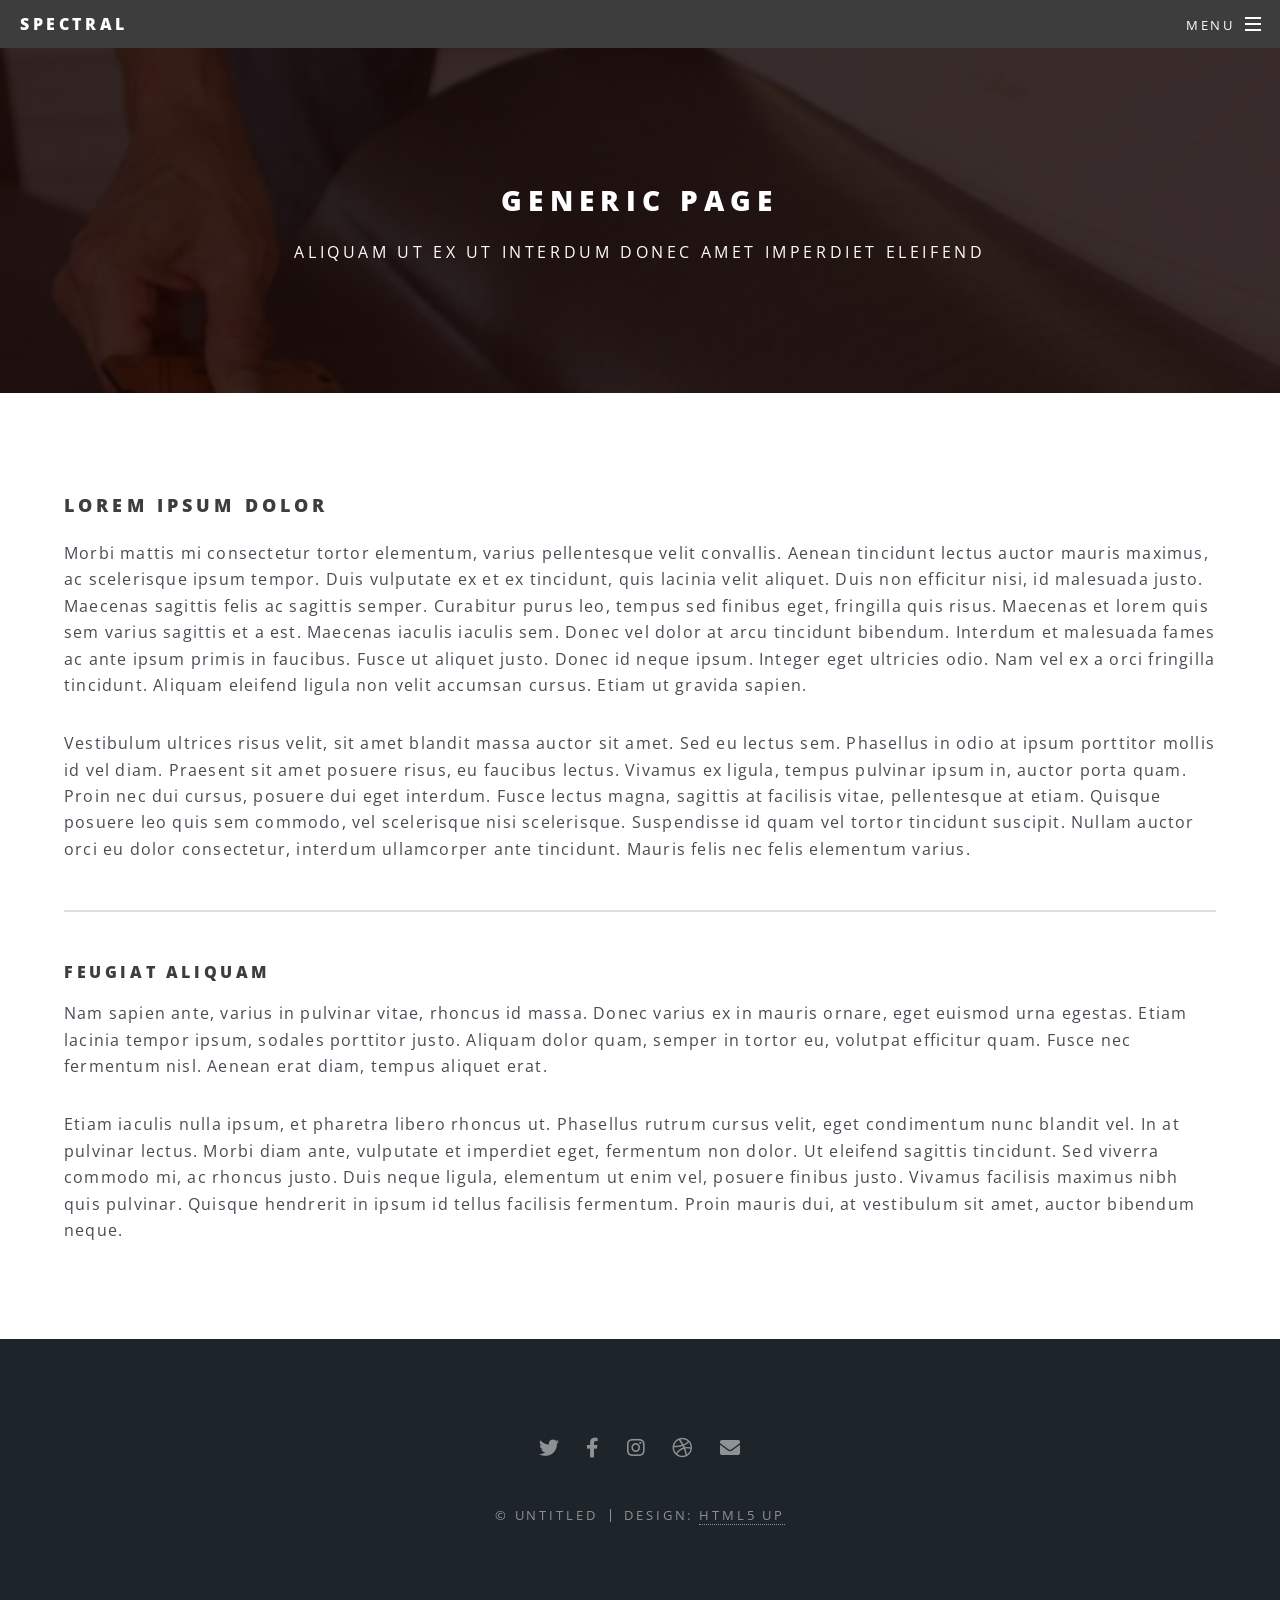
<file: generic.html>
<!DOCTYPE HTML>
<!--
	Spectral by HTML5 UP
	html5up.net | @ajlkn
	Free for personal and commercial use under the CCA 3.0 license (html5up.net/license)
-->
<html>
	<head>
		<title>Generic - Spectral by HTML5 UP</title>
		<meta charset="utf-8" />
		<meta name="viewport" content="width=device-width, initial-scale=1, user-scalable=no" />
		<link rel="stylesheet" href="assets/css/main.css" />
		<noscript><link rel="stylesheet" href="assets/css/noscript.css" /></noscript>
	</head>
	<body class="is-preload">

		<!-- Page Wrapper -->
			<div id="page-wrapper">

				<!-- Header -->
					<header id="header">
						<h1><a href="index.html">Spectral</a></h1>
						<nav id="nav">
							<ul>
								<li class="special">
									<a href="#menu" class="menuToggle"><span>Menu</span></a>
									<div id="menu">
										<ul>
											<li><a href="index.html">Home</a></li>
											<li><a href="generic.html">Generic</a></li>
											<li><a href="elements.html">Elements</a></li>
											<li><a href="#">Sign Up</a></li>
											<li><a href="#">Log In</a></li>
										</ul>
									</div>
								</li>
							</ul>
						</nav>
					</header>

				<!-- Main -->
					<article id="main">
						<header>
							<h2>Generic Page</h2>
							<p>Aliquam ut ex ut interdum donec amet imperdiet eleifend</p>
						</header>
						<section class="wrapper style5">
							<div class="inner">

								<h3>Lorem ipsum dolor</h3>
								<p>Morbi mattis mi consectetur tortor elementum, varius pellentesque velit convallis. Aenean tincidunt lectus auctor mauris maximus, ac scelerisque ipsum tempor. Duis vulputate ex et ex tincidunt, quis lacinia velit aliquet. Duis non efficitur nisi, id malesuada justo. Maecenas sagittis felis ac sagittis semper. Curabitur purus leo, tempus sed finibus eget, fringilla quis risus. Maecenas et lorem quis sem varius sagittis et a est. Maecenas iaculis iaculis sem. Donec vel dolor at arcu tincidunt bibendum. Interdum et malesuada fames ac ante ipsum primis in faucibus. Fusce ut aliquet justo. Donec id neque ipsum. Integer eget ultricies odio. Nam vel ex a orci fringilla tincidunt. Aliquam eleifend ligula non velit accumsan cursus. Etiam ut gravida sapien.</p>

								<p>Vestibulum ultrices risus velit, sit amet blandit massa auctor sit amet. Sed eu lectus sem. Phasellus in odio at ipsum porttitor mollis id vel diam. Praesent sit amet posuere risus, eu faucibus lectus. Vivamus ex ligula, tempus pulvinar ipsum in, auctor porta quam. Proin nec dui cursus, posuere dui eget interdum. Fusce lectus magna, sagittis at facilisis vitae, pellentesque at etiam. Quisque posuere leo quis sem commodo, vel scelerisque nisi scelerisque. Suspendisse id quam vel tortor tincidunt suscipit. Nullam auctor orci eu dolor consectetur, interdum ullamcorper ante tincidunt. Mauris felis nec felis elementum varius.</p>

								<hr />

								<h4>Feugiat aliquam</h4>
								<p>Nam sapien ante, varius in pulvinar vitae, rhoncus id massa. Donec varius ex in mauris ornare, eget euismod urna egestas. Etiam lacinia tempor ipsum, sodales porttitor justo. Aliquam dolor quam, semper in tortor eu, volutpat efficitur quam. Fusce nec fermentum nisl. Aenean erat diam, tempus aliquet erat.</p>

								<p>Etiam iaculis nulla ipsum, et pharetra libero rhoncus ut. Phasellus rutrum cursus velit, eget condimentum nunc blandit vel. In at pulvinar lectus. Morbi diam ante, vulputate et imperdiet eget, fermentum non dolor. Ut eleifend sagittis tincidunt. Sed viverra commodo mi, ac rhoncus justo. Duis neque ligula, elementum ut enim vel, posuere finibus justo. Vivamus facilisis maximus nibh quis pulvinar. Quisque hendrerit in ipsum id tellus facilisis fermentum. Proin mauris dui, at vestibulum sit amet, auctor bibendum neque.</p>

							</div>
						</section>
					</article>

				<!-- Footer -->
					<footer id="footer">
						<ul class="icons">
							<li><a href="#" class="icon brands fa-twitter"><span class="label">Twitter</span></a></li>
							<li><a href="#" class="icon brands fa-facebook-f"><span class="label">Facebook</span></a></li>
							<li><a href="#" class="icon brands fa-instagram"><span class="label">Instagram</span></a></li>
							<li><a href="#" class="icon brands fa-dribbble"><span class="label">Dribbble</span></a></li>
							<li><a href="#" class="icon solid fa-envelope"><span class="label">Email</span></a></li>
						</ul>
						<ul class="copyright">
							<li>&copy; Untitled</li><li>Design: <a href="http://html5up.net">HTML5 UP</a></li>
						</ul>
					</footer>

			</div>

		<!-- Scripts -->
			<script src="assets/js/jquery.min.js"></script>
			<script src="assets/js/jquery.scrollex.min.js"></script>
			<script src="assets/js/jquery.scrolly.min.js"></script>
			<script src="assets/js/browser.min.js"></script>
			<script src="assets/js/breakpoints.min.js"></script>
			<script src="assets/js/util.js"></script>
			<script src="assets/js/main.js"></script>

	</body>
</html>
</file>
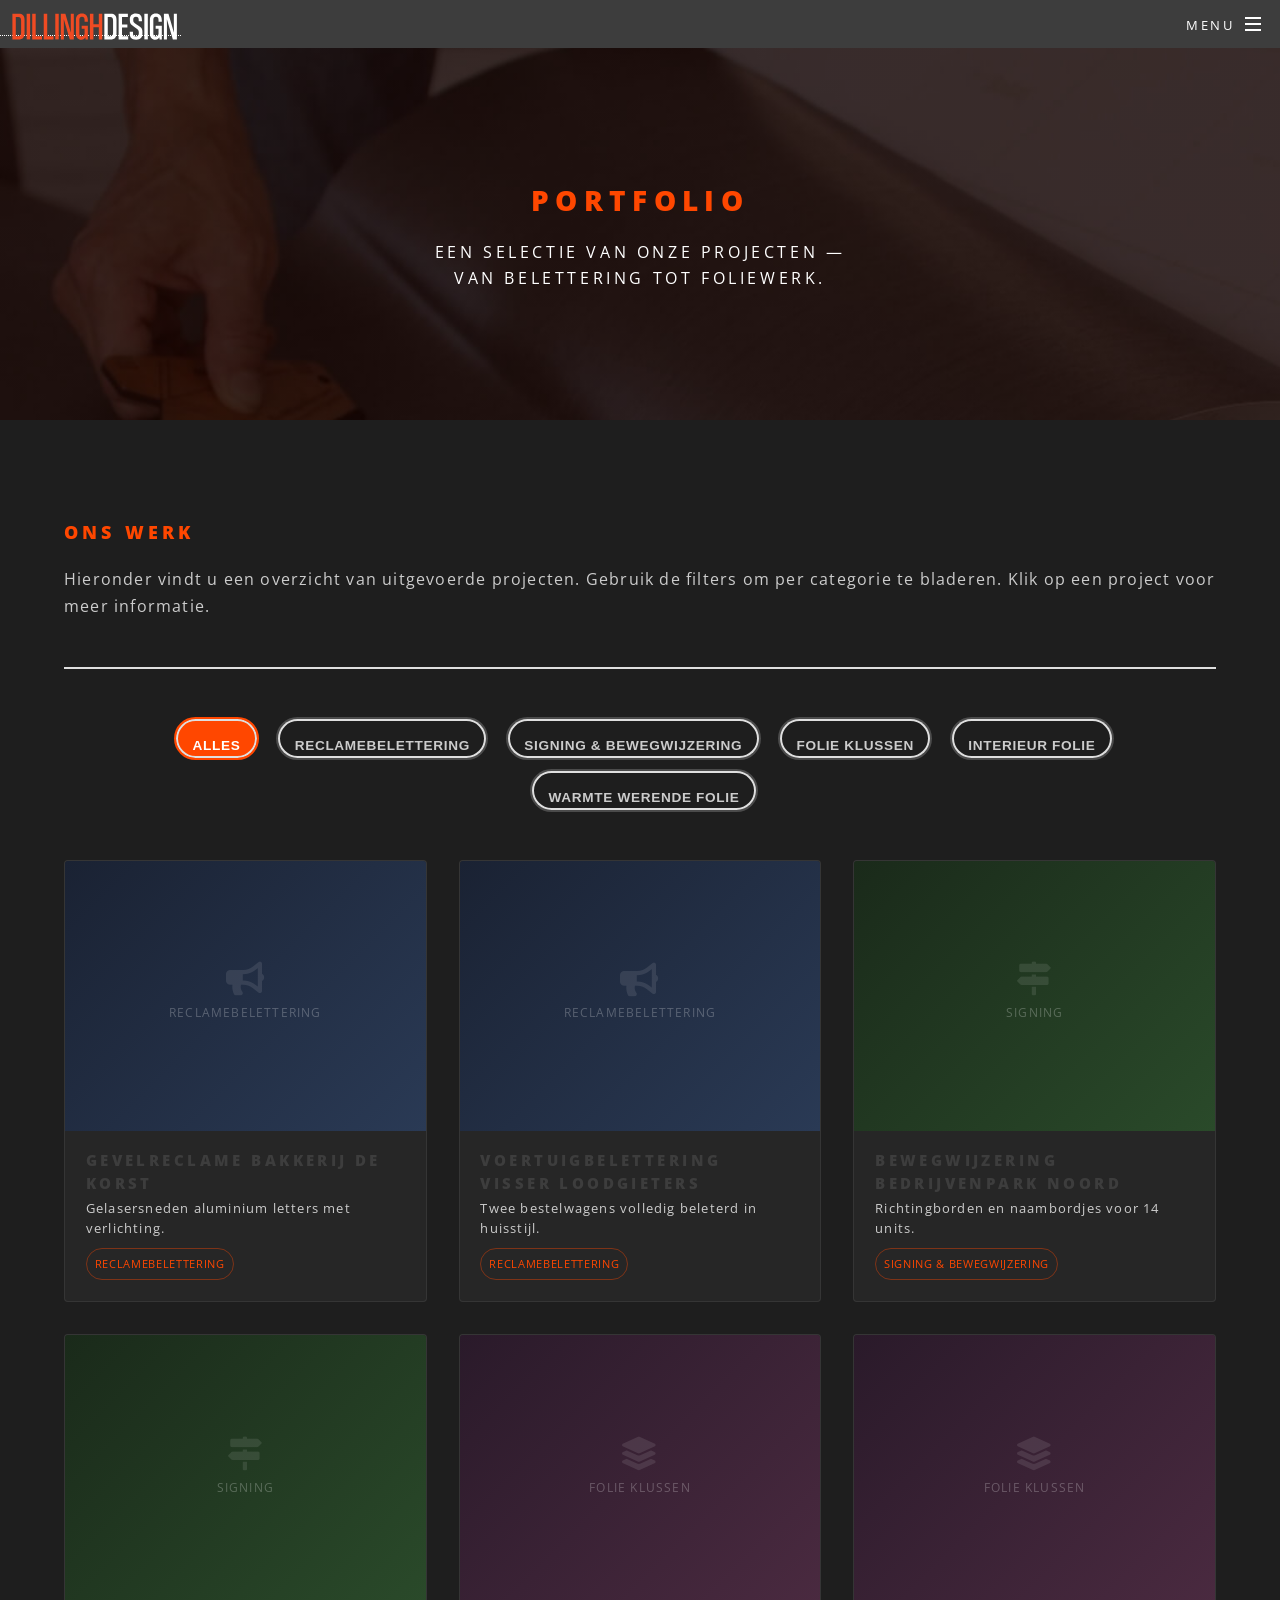
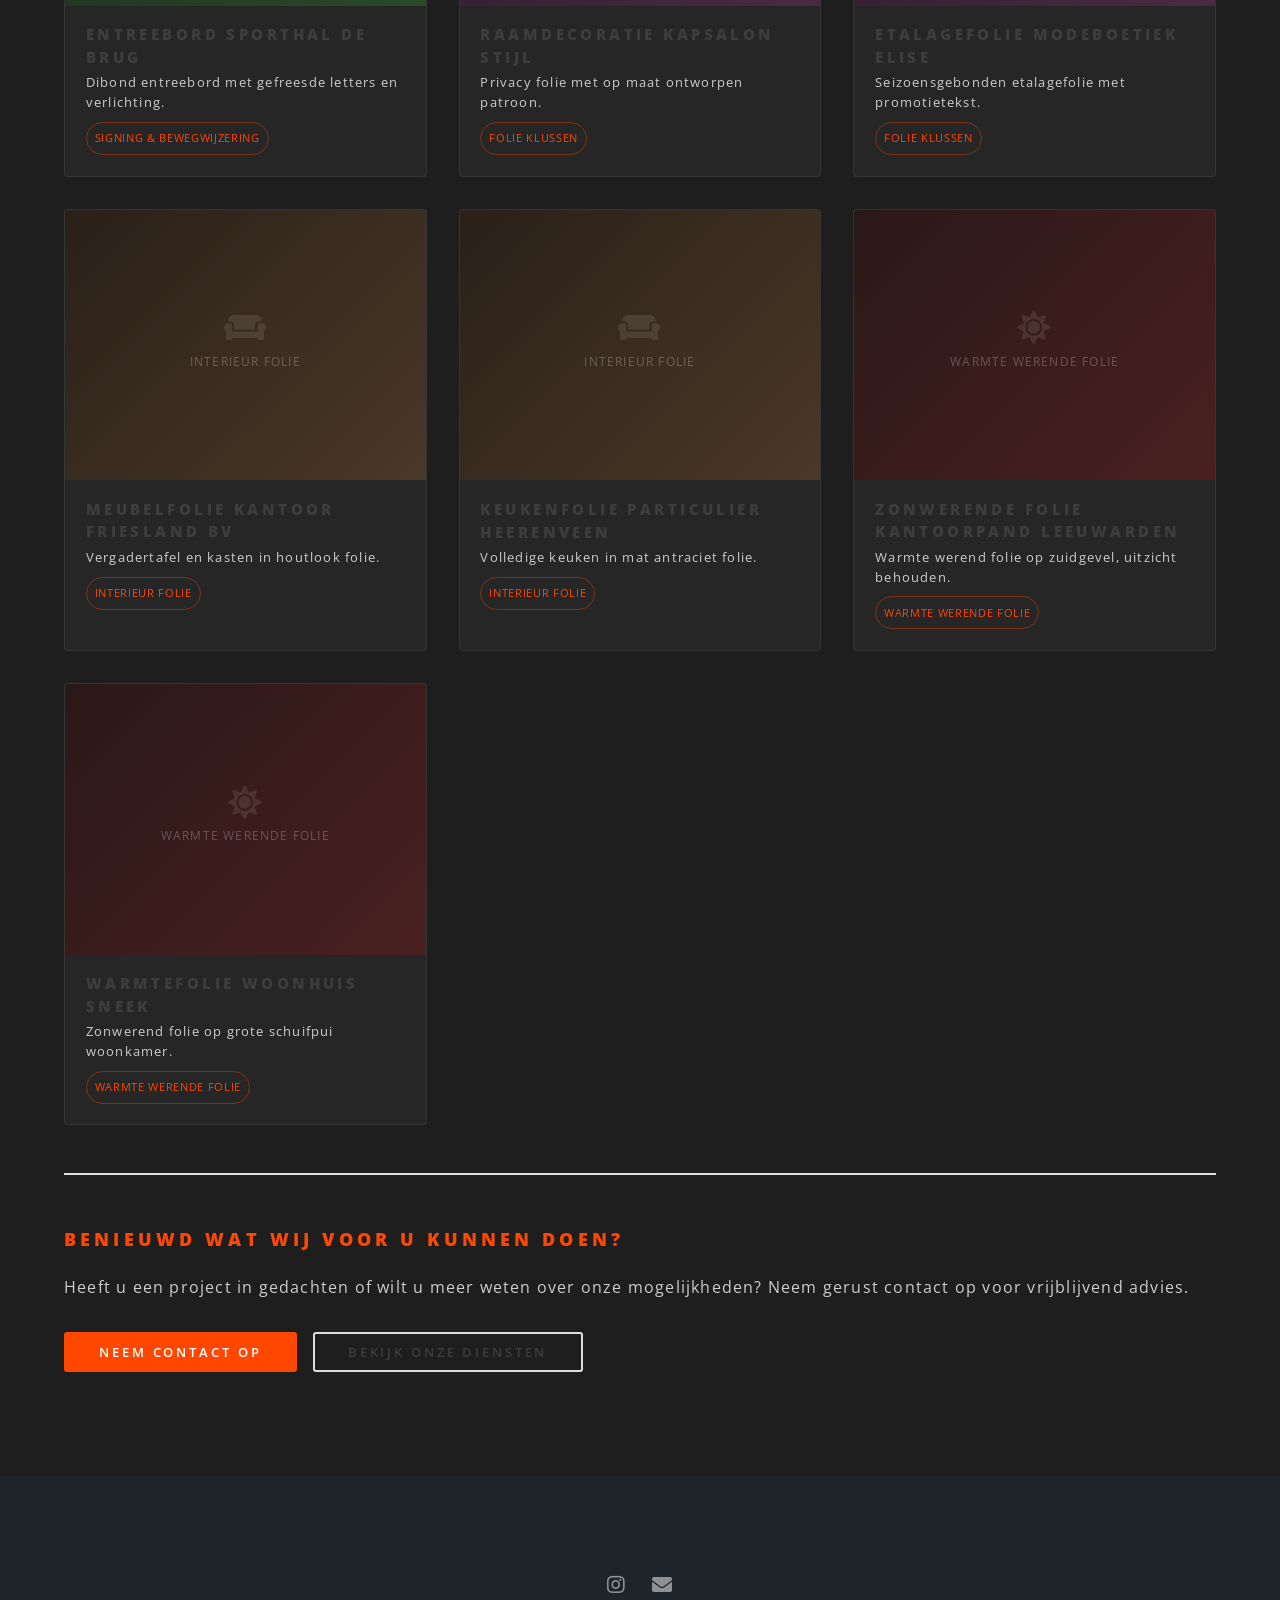
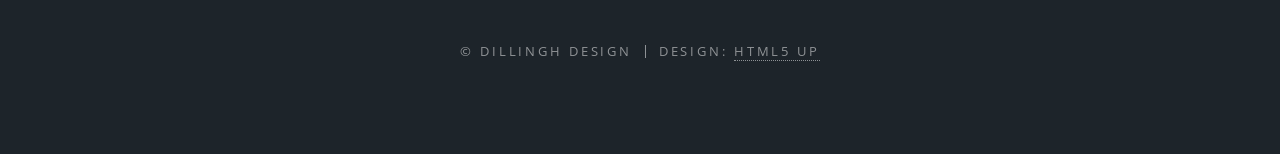
<file: portfolio.html>
<!DOCTYPE HTML>
<html>
	<head>
		<title>Portfolio – Dillingh Design</title>
		<meta charset="utf-8" />
		<meta name="viewport" content="width=device-width, initial-scale=1, user-scalable=no" />
		<link rel="stylesheet" href="assets/css/main.css" />
		<noscript><link rel="stylesheet" href="assets/css/noscript.css" /></noscript>
		<style>
			/* ── Koppen ── */
			.wrapper h3,
			.inner h3 {
				color: #ff4700 !important;
			}
			.wrapper h2,
			.inner h2 {
				color: #ff4700 !important;
			}

			/* ── Header logo ── */
			#header a img {
				border: none;
				outline: none;
			}
			#header a {
				text-decoration: none;
			}

			/* ── Filterbalk ── */
			#filter-bar {
				display: flex;
				flex-wrap: wrap;
				justify-content: center;
				gap: 0.6em;
				margin: 0 0 3em 0;
				padding: 0;
				list-style: none;
			}

			#filter-bar li button {
				background: transparent;
				border: 2px solid rgba(255,255,255,0.2);
				color: #ccc;
				padding: 0.45em 1.2em;
				border-radius: 2em;
				cursor: pointer;
				font-size: 0.85em;
				letter-spacing: 0.05em;
				text-transform: uppercase;
				transition: background 0.25s, border-color 0.25s, color 0.25s;
			}

			#filter-bar li button:hover {
				border-color: #ff4700;
				color: #ff4700;
			}

			#filter-bar li button.active {
				background: #ff4700;
				border-color: #ff4700;
				color: #fff;
			}

			/* ── Portfolio grid ── */
			#portfolio-grid {
				display: grid;
				grid-template-columns: repeat(auto-fill, minmax(280px, 1fr));
				gap: 2em;
			}

			.portfolio-item {
				background: rgba(255,255,255,0.04);
				border: 1px solid rgba(255,255,255,0.07);
				border-radius: 4px;
				overflow: hidden;
				transition: transform 0.3s ease, border-color 0.3s ease;
				cursor: pointer;
			}

			.portfolio-item.hidden {
				display: none;
			}

			.portfolio-item:hover {
				transform: translateY(-4px);
				border-color: #ff4700;
			}

			.portfolio-thumb {
				position: relative;
				overflow: hidden;
				aspect-ratio: 4 / 3;
			}

			.portfolio-thumb img {
				width: 100%;
				height: 100%;
				object-fit: cover;
				display: block;
				transition: transform 0.4s ease;
			}

			.portfolio-item:hover .portfolio-thumb img {
				transform: scale(1.05);
			}

			/* Placeholder achtergronden per categorie */
			.placeholder-reclame   { background: linear-gradient(135deg, #1a2233 0%, #2a3a55 100%); }
			.placeholder-signing   { background: linear-gradient(135deg, #1a2a1a 0%, #2a4a2a 100%); }
			.placeholder-folie     { background: linear-gradient(135deg, #2a1a2a 0%, #4a2a40 100%); }
			.placeholder-interieur { background: linear-gradient(135deg, #2a2018 0%, #4a3828 100%); }
			.placeholder-warmte    { background: linear-gradient(135deg, #2a1818 0%, #4a2020 100%); }

			.placeholder-label {
				width: 100%;
				height: 100%;
				display: flex;
				flex-direction: column;
				align-items: center;
				justify-content: center;
				color: rgba(255,255,255,0.25);
				font-size: 0.75em;
				letter-spacing: 0.1em;
				text-transform: uppercase;
				gap: 0.6em;
			}

			.placeholder-label i {
				font-size: 2.8em;
				opacity: 0.4;
			}

			/* Overlay bij hover */
			.portfolio-thumb .overlay {
				position: absolute;
				inset: 0;
				background: rgba(255, 71, 0, 0.55);
				display: flex;
				align-items: center;
				justify-content: center;
				opacity: 0;
				transition: opacity 0.3s ease;
			}

			.portfolio-item:hover .overlay {
				opacity: 1;
			}

			.overlay span {
				color: #fff;
				font-size: 2em;
				border: 2px solid #fff;
				border-radius: 50%;
				width: 1.8em;
				height: 1.8em;
				display: flex;
				align-items: center;
				justify-content: center;
			}

			/* Info onder afbeelding */
			.portfolio-info {
				padding: 1.1em 1.3em 1.3em;
			}

			.portfolio-info h4 {
				margin: 0 0 0.3em 0;
				font-size: 0.95em;
				color: #fff;
			}

			.portfolio-info p {
				margin: 0 0 0.7em 0;
				font-size: 0.82em;
				color: #ccc;
				line-height: 1.5;
			}

			.portfolio-info .tag {
				display: inline-block;
				font-size: 0.7em;
				letter-spacing: 0.06em;
				text-transform: uppercase;
				padding: 0.2em 0.7em;
				border-radius: 2em;
				border: 1px solid rgba(255, 71, 0, 0.4);
				color: #ff4700;
			}

			/* ── Lightbox ── */
			#lightbox {
				display: none;
				position: fixed;
				inset: 0;
				background: rgba(0,0,0,0.88);
				z-index: 9999;
				align-items: center;
				justify-content: center;
				padding: 2em;
			}

			#lightbox.open {
				display: flex;
			}

			#lightbox-inner {
				max-width: 780px;
				width: 100%;
				background: #1e1e1e;
				border: 1px solid rgba(255,255,255,0.08);
				border-top: 3px solid #ff4700;
				border-radius: 4px;
				overflow: hidden;
				position: relative;
				animation: lbFadeIn 0.25s ease;
			}

			@keyframes lbFadeIn {
				from { opacity: 0; transform: scale(0.96); }
				to   { opacity: 1; transform: scale(1); }
			}

			#lightbox-img-placeholder {
				width: 100%;
				aspect-ratio: 16 / 9;
				display: flex;
				align-items: center;
				justify-content: center;
				font-size: 0.75em;
				letter-spacing: 0.1em;
				text-transform: uppercase;
				color: rgba(255,255,255,0.2);
			}

			#lightbox-body {
				padding: 1.5em 2em 2em;
			}

			#lightbox-body h3 {
				margin: 0 0 0.4em 0;
				color: #ff4700 !important;
				font-size: 1.1em;
			}

			#lightbox-body p {
				color: #ccc;
				font-size: 0.88em;
				line-height: 1.65;
				margin: 0;
			}

			#lightbox-close {
				position: absolute;
				top: 0.7em;
				right: 0.8em;
				background: transparent;
				border: 1px solid rgba(255,255,255,0.2);
				color: #ccc;
				width: 2em;
				height: 2em;
				border-radius: 50%;
				cursor: pointer;
				font-size: 0.9em;
				display: flex;
				align-items: center;
				justify-content: center;
				transition: border-color 0.2s, color 0.2s;
			}

			#lightbox-close:hover {
				border-color: #ff4700;
				color: #ff4700;
			}
		</style>
	</head>
	<body class="is-preload">

		<!-- Page Wrapper -->
		<div id="page-wrapper">

			<!-- Header -->
			<header id="header">
				<a href="index.html"><img src="images/logo-DD.svg" alt="Dillingh Design" style="height: 2em; vertical-align: middle; margin-left: 0.5em;" /></a>
				<nav id="nav">
					<ul>
						<li class="special">
							<a href="#menu" class="menuToggle"><span>Menu</span></a>
							<div id="menu">
								<ul>
									<li><a href="index.html">Home</a></li>
									<li><a href="diensten.html">Diensten</a></li>
									<li><a href="portfolio.html">Portfolio</a></li>
									<li><a href="contact.html">Contact</a></li>
								</ul>
							</div>
						</li>
					</ul>
				</nav>
			</header>

			<!-- Main -->
			<article id="main">

				<!-- Page Banner -->
				<header>
					<h2 style="color: #ff4700;">Portfolio</h2>
					<p>Een selectie van onze projecten —<br />
					van belettering tot foliewerk.</p>
				</header>

				<!-- Portfolio sectie -->
				<section class="wrapper style5" style="background: #1e1e1e; color: #ccc;">
					<div class="inner">

						<h3>Ons werk</h3>
						<p>Hieronder vindt u een overzicht van uitgevoerde projecten. Gebruik de filters om per categorie te bladeren. Klik op een project voor meer informatie.</p>
						<hr />

						<!-- Filterbalk -->
						<ul id="filter-bar">
							<li><button class="active" data-filter="all">Alles</button></li>
							<li><button data-filter="reclamebelettering">Reclamebelettering</button></li>
							<li><button data-filter="signing">Signing & bewegwijzering</button></li>
							<li><button data-filter="folie">Folie klussen</button></li>
							<li><button data-filter="interieur">Interieur folie</button></li>
							<li><button data-filter="warmte">Warmte werende folie</button></li>
						</ul>

						<!-- Grid -->
						<div id="portfolio-grid">

							<!-- Reclamebelettering -->
							<div class="portfolio-item" data-category="reclamebelettering" data-title="Gevelreclame Bakkerij De Korst" data-desc="Volledige gevelreclame inclusief ontwerp en plaatsing. Gelasersneden letters in geborsteld aluminium, weersbestendig en verlicht.">
								<div class="portfolio-thumb">
									<div class="placeholder-reclame placeholder-label">
										<i class="icon solid fa-bullhorn"></i>
										Reclamebelettering
									</div>
									<div class="overlay"><span>+</span></div>
								</div>
								<div class="portfolio-info">
									<h4>Gevelreclame Bakkerij De Korst</h4>
									<p>Gelasersneden aluminium letters met verlichting.</p>
									<span class="tag">Reclamebelettering</span>
								</div>
							</div>

							<div class="portfolio-item" data-category="reclamebelettering" data-title="Voertuigbelettering Loodgietersbedrijf Visser" data-desc="Volledige wrap inclusief logo, contactgegevens en huisstijlkleuren op twee bestelwagens. Folie van topkwaliteit met 5 jaar garantie.">
								<div class="portfolio-thumb">
									<div class="placeholder-reclame placeholder-label">
										<i class="icon solid fa-bullhorn"></i>
										Reclamebelettering
									</div>
									<div class="overlay"><span>+</span></div>
								</div>
								<div class="portfolio-info">
									<h4>Voertuigbelettering Visser Loodgieters</h4>
									<p>Twee bestelwagens volledig beleterd in huisstijl.</p>
									<span class="tag">Reclamebelettering</span>
								</div>
							</div>

							<!-- Signing & bewegwijzering -->
							<div class="portfolio-item" data-category="signing" data-title="Bewegwijzering Bedrijvenpark Noord" data-desc="Complete bewegwijzering voor een bedrijvenpark met 14 units. Richtingborden, naambordjes en plattegrond in een strakke huisstijl.">
								<div class="portfolio-thumb">
									<div class="placeholder-signing placeholder-label">
										<i class="icon solid fa-map-signs"></i>
										Signing
									</div>
									<div class="overlay"><span>+</span></div>
								</div>
								<div class="portfolio-info">
									<h4>Bewegwijzering Bedrijvenpark Noord</h4>
									<p>Richtingborden en naambordjes voor 14 units.</p>
									<span class="tag">Signing & bewegwijzering</span>
								</div>
							</div>

							<div class="portfolio-item" data-category="signing" data-title="Entreebord Sporthal De Brug" data-desc="Representatief entreebord in dibond met gefreesde letters. Inclusief montage en verlichting.">
								<div class="portfolio-thumb">
									<div class="placeholder-signing placeholder-label">
										<i class="icon solid fa-map-signs"></i>
										Signing
									</div>
									<div class="overlay"><span>+</span></div>
								</div>
								<div class="portfolio-info">
									<h4>Entreebord Sporthal De Brug</h4>
									<p>Dibond entreebord met gefreesde letters en verlichting.</p>
									<span class="tag">Signing & bewegwijzering</span>
								</div>
							</div>

							<!-- Folie klussen -->
							<div class="portfolio-item" data-category="folie" data-title="Raamdecoratie Kapsalon Stijl" data-desc="Decoratieve raamfolie met een modern patroon. Geeft privacy zonder het daglicht te blokkeren. Inclusief ontwerp op maat.">
								<div class="portfolio-thumb">
									<div class="placeholder-folie placeholder-label">
										<i class="icon solid fa-layer-group"></i>
										Folie klussen
									</div>
									<div class="overlay"><span>+</span></div>
								</div>
								<div class="portfolio-info">
									<h4>Raamdecoratie Kapsalon Stijl</h4>
									<p>Privacy folie met op maat ontworpen patroon.</p>
									<span class="tag">Folie klussen</span>
								</div>
							</div>

							<div class="portfolio-item" data-category="folie" data-title="Etalagefolie Modeboetiek Elise" data-desc="Seizoensgebonden etalagefolie met promotietekst en grafische elementen. Snel verwisselbaar voor nieuwe campagnes.">
								<div class="portfolio-thumb">
									<div class="placeholder-folie placeholder-label">
										<i class="icon solid fa-layer-group"></i>
										Folie klussen
									</div>
									<div class="overlay"><span>+</span></div>
								</div>
								<div class="portfolio-info">
									<h4>Etalagefolie Modeboetiek Elise</h4>
									<p>Seizoensgebonden etalagefolie met promotietekst.</p>
									<span class="tag">Folie klussen</span>
								</div>
							</div>

							<!-- Interieur folie -->
							<div class="portfolio-item" data-category="interieur" data-title="Meubelfolie Kantoor Friesland BV" data-desc="Vergadertafel en kasten opnieuw bekleed met houtlook folie. Kostenbesparend alternatief voor nieuw meubilair, met een prachtig eindresultaat.">
								<div class="portfolio-thumb">
									<div class="placeholder-interieur placeholder-label">
										<i class="icon solid fa-couch"></i>
										Interieur folie
									</div>
									<div class="overlay"><span>+</span></div>
								</div>
								<div class="portfolio-info">
									<h4>Meubelfolie Kantoor Friesland BV</h4>
									<p>Vergadertafel en kasten in houtlook folie.</p>
									<span class="tag">Interieur folie</span>
								</div>
							</div>

							<div class="portfolio-item" data-category="interieur" data-title="Keukenfolie Particulier Heerenveen" data-desc="Volledige keuken opnieuw beplakt met mat antraciet folie. Deuren, laden en zijpanelen — als nieuw voor een fractie van de prijs.">
								<div class="portfolio-thumb">
									<div class="placeholder-interieur placeholder-label">
										<i class="icon solid fa-couch"></i>
										Interieur folie
									</div>
									<div class="overlay"><span>+</span></div>
								</div>
								<div class="portfolio-info">
									<h4>Keukenfolie Particulier Heerenveen</h4>
									<p>Volledige keuken in mat antraciet folie.</p>
									<span class="tag">Interieur folie</span>
								</div>
							</div>

							<!-- Warmte werende folie -->
							<div class="portfolio-item" data-category="warmte" data-title="Zonwerende folie Kantoorpand Leeuwarden" data-desc="Warmte werend raamfolie op de zuidgevel van een kantoorpand. Vermindert de warmtebelasting aanzienlijk zonder uitzicht te beperken.">
								<div class="portfolio-thumb">
									<div class="placeholder-warmte placeholder-label">
										<i class="icon solid fa-sun"></i>
										Warmte werende folie
									</div>
									<div class="overlay"><span>+</span></div>
								</div>
								<div class="portfolio-info">
									<h4>Zonwerende folie Kantoorpand Leeuwarden</h4>
									<p>Warmte werend folie op zuidgevel, uitzicht behouden.</p>
									<span class="tag">Warmte werende folie</span>
								</div>
							</div>

							<div class="portfolio-item" data-category="warmte" data-title="Warmtefolie Woonhuis Sneek" data-desc="Zonwerend folie aangebracht op grote schuifpui. De bewoners ervaarden direct minder opwarming in de woonkamer tijdens zomerse dagen.">
								<div class="portfolio-thumb">
									<div class="placeholder-warmte placeholder-label">
										<i class="icon solid fa-sun"></i>
										Warmte werende folie
									</div>
									<div class="overlay"><span>+</span></div>
								</div>
								<div class="portfolio-info">
									<h4>Warmtefolie Woonhuis Sneek</h4>
									<p>Zonwerend folie op grote schuifpui woonkamer.</p>
									<span class="tag">Warmte werende folie</span>
								</div>
							</div>

						</div>
						<!-- /portfolio-grid -->

						<hr />

						<!-- CTA -->
						<h3>Benieuwd wat wij voor u kunnen doen?</h3>
						<p>Heeft u een project in gedachten of wilt u meer weten over onze mogelijkheden? Neem gerust contact op voor vrijblijvend advies.</p>
						<ul class="actions">
							<li><a href="contact.html" class="button primary">Neem contact op</a></li>
							<li><a href="diensten.html" class="button">Bekijk onze diensten</a></li>
						</ul>

					</div>
				</section>

			</article>

			<!-- Lightbox -->
			<div id="lightbox">
				<div id="lightbox-inner">
					<button id="lightbox-close" aria-label="Sluiten">✕</button>
					<div id="lightbox-img-placeholder"></div>
					<div id="lightbox-body">
						<h3 id="lightbox-title"></h3>
						<p id="lightbox-desc"></p>
					</div>
				</div>
			</div>

			<!-- Footer -->
			<footer id="footer">
    <ul class="icons">
        <li><a href="https://www.instagram.com/dillinghdesign" target="_blank" rel="noopener" class="icon brands fa-instagram"><span class="label">Instagram</span></a></li>
        <li><a href="mailto:info@dillinghdesign.nl" class="icon solid fa-envelope"><span class="label">Email</span></a></li>
    </ul>
    <ul class="copyright">
        <li>&copy; Dillingh Design</li><li>Design: <a href="http://html5up.net">HTML5 UP</a></li>
    </ul>
</footer>

		</div>

		<!-- Scripts -->
		<script src="assets/js/jquery.min.js"></script>
		<script src="assets/js/jquery.scrollex.min.js"></script>
		<script src="assets/js/jquery.scrolly.min.js"></script>
		<script src="assets/js/browser.min.js"></script>
		<script src="assets/js/breakpoints.min.js"></script>
		<script src="assets/js/util.js"></script>
		<script src="assets/js/main.js"></script>

		<script>
			// ── Header scroll effect (zelfde als diensten.html) ──
			window.addEventListener('scroll', function() {
				var header = document.getElementById('header');
				if (window.scrollY > 50) {
					header.style.background = '#2d2d2d';
					header.style.borderBottom = '3px solid #ff4700';
				} else {
					header.style.background = 'transparent';
					header.style.borderBottom = 'none';
				}
			});

			// ── Filter ──
			const filterBtns = document.querySelectorAll('#filter-bar button');
			const items = document.querySelectorAll('.portfolio-item');

			filterBtns.forEach(btn => {
				btn.addEventListener('click', () => {
					filterBtns.forEach(b => b.classList.remove('active'));
					btn.classList.add('active');
					const filter = btn.dataset.filter;
					items.forEach(item => {
						if (filter === 'all' || item.dataset.category === filter) {
							item.classList.remove('hidden');
						} else {
							item.classList.add('hidden');
						}
					});
				});
			});

			// ── Lightbox ──
			const lightbox      = document.getElementById('lightbox');
			const lbTitle       = document.getElementById('lightbox-title');
			const lbDesc        = document.getElementById('lightbox-desc');
			const lbPlaceholder = document.getElementById('lightbox-img-placeholder');
			const lbClose       = document.getElementById('lightbox-close');

			const catColors = {
				reclamebelettering: 'linear-gradient(135deg, #1a2233, #2a3a55)',
				signing:            'linear-gradient(135deg, #1a2a1a, #2a4a2a)',
				folie:              'linear-gradient(135deg, #2a1a2a, #4a2a40)',
				interieur:          'linear-gradient(135deg, #2a2018, #4a3828)',
				warmte:             'linear-gradient(135deg, #2a1818, #4a2020)',
			};

			items.forEach(item => {
				item.addEventListener('click', () => {
					const cat = item.dataset.category;
					lbTitle.textContent = item.dataset.title;
					lbDesc.textContent  = item.dataset.desc;
					lbPlaceholder.style.background = catColors[cat] || '#1e1e1e';
					lbPlaceholder.innerHTML = '<span style="color:rgba(255,255,255,0.2);font-size:0.75em;letter-spacing:0.1em;text-transform:uppercase;">Foto volgt</span>';
					lightbox.classList.add('open');
					document.body.style.overflow = 'hidden';
				});
			});

			lbClose.addEventListener('click', closeLightbox);
			lightbox.addEventListener('click', e => {
				if (e.target === lightbox) closeLightbox();
			});
			document.addEventListener('keydown', e => {
				if (e.key === 'Escape') closeLightbox();
			});

			function closeLightbox() {
				lightbox.classList.remove('open');
				document.body.style.overflow = '';
			}
		</script>

	</body>
</html>
</file>
<file: assets/css/noscript.css>
/*
	Spectral by HTML5 UP
	html5up.net | @ajlkn
	Free for personal and commercial use under the CCA 3.0 license (html5up.net/license)
*/

/* Banner */

	body.is-preload #banner h2 {
		-moz-transform: none;
		-webkit-transform: none;
		-ms-transform: none;
		transform: none;
		opacity: 1;
	}

		body.is-preload #banner h2:before, body.is-preload #banner h2:after {
			width: 100%;
		}

	body.is-preload #banner .more {
		-moz-transform: none;
		-webkit-transform: none;
		-ms-transform: none;
		transform: none;
		opacity: 1;
	}

	body.is-preload #banner:after {
		opacity: 0;
	}
</file>
<file: assets/css/main.css>
@import url(fontawesome-all.min.css);
@import url("https://fonts.googleapis.com/css?family=Open+Sans:400,400italic,600,600italic,800,800italic");

/*
	Spectral by HTML5 UP
	html5up.net | @ajlkn
	Free for personal and commercial use under the CCA 3.0 license (html5up.net/license)
*/

html, body, div, span, applet, object,
iframe, h1, h2, h3, h4, h5, h6, p, blockquote,
pre, a, abbr, acronym, address, big, cite,
code, del, dfn, em, img, ins, kbd, q, s, samp,
small, strike, strong, sub, sup, tt, var, b,
u, i, center, dl, dt, dd, ol, ul, li, fieldset,
form, label, legend, table, caption, tbody,
tfoot, thead, tr, th, td, article, aside,
canvas, details, embed, figure, figcaption,
footer, header, hgroup, menu, nav, output, ruby,
section, summary, time, mark, audio, video {
	margin: 0;
	padding: 0;
	border: 0;
	font-size: 100%;
	font: inherit;
	vertical-align: baseline;}

article, aside, details, figcaption, figure,
footer, header, hgroup, menu, nav, section {
	display: block;}

body {
	line-height: 1;
}

ol, ul {
	list-style: none;
}

blockquote, q {
	quotes: none;
}

	blockquote:before, blockquote:after, q:before, q:after {
		content: '';
		content: none;
	}

table {
	border-collapse: collapse;
	border-spacing: 0;
}

body {
	-webkit-text-size-adjust: none;
}

mark {
	background-color: transparent;
	color: inherit;
}

input::-moz-focus-inner {
	border: 0;
	padding: 0;
}

input, select, textarea {
	-moz-appearance: none;
	-webkit-appearance: none;
	-ms-appearance: none;
	appearance: none;
}

/* Basic */

	@-ms-viewport {
		width: device-width;
	}

	html {
		box-sizing: border-box;
	}

	*, *:before, *:after {
		box-sizing: inherit;
	}

	body {
		background: #3d3d3d;
	}

		body.is-preload *, body.is-preload *:before, body.is-preload *:after {
			-moz-animation: none !important;
			-webkit-animation: none !important;
			-ms-animation: none !important;
			animation: none !important;
			-moz-transition: none !important;
			-webkit-transition: none !important;
			-ms-transition: none !important;
			transition: none !important;
		}

	body, input, select, textarea {
		color: #fff;
		font-family: "Open Sans", Helvetica, sans-serif;
		font-size: 15pt;
		font-weight: 400;
		letter-spacing: 0.075em;
		line-height: 1.65em;
	}

		@media screen and (max-width: 1680px) {

			body, input, select, textarea {
				font-size: 13pt;
			}

		}

		@media screen and (max-width: 1280px) {

			body, input, select, textarea {
				font-size: 12pt;
			}

		}

		@media screen and (max-width: 736px) {

			body, input, select, textarea {
				font-size: 11pt;
				letter-spacing: 0.0375em;
			}

		}

	a {
		-moz-transition: color 0.2s ease, border-bottom-color 0.2s ease;
		-webkit-transition: color 0.2s ease, border-bottom-color 0.2s ease;
		-ms-transition: color 0.2s ease, border-bottom-color 0.2s ease;
		transition: color 0.2s ease, border-bottom-color 0.2s ease;
		border-bottom: dotted 1px;
		color: inherit;
		text-decoration: none;
	}

		a:hover {
			border-bottom-color: transparent;
		}

	strong, b {
		color: #fff;
		font-weight: 600;
	}

	em, i {
		font-style: italic;
	}

	p {
		margin: 0 0 2em 0;
	}

	h1, h2, h3, h4, h5, h6 {
		color: #fff;
		font-weight: 800;
		letter-spacing: 0.225em;
		line-height: 1em;
		margin: 0 0 1em 0;
		text-transform: uppercase;
	}

		h1 a, h2 a, h3 a, h4 a, h5 a, h6 a {
			color: inherit;
			text-decoration: none;
		}

	h2 {
		font-size: 1.35em;
		line-height: 1.75em;
	}

		@media screen and (max-width: 736px) {

			h2 {
				font-size: 1.1em;
				line-height: 1.65em;
			}

		}

	h3 {
		font-size: 1.15em;
		line-height: 1.75em;
	}

		@media screen and (max-width: 736px) {

			h3 {
				font-size: 1em;
				line-height: 1.65em;
			}

		}

	h4 {
		font-size: 1em;
		line-height: 1.5em;
	}

	h5 {
		font-size: 0.8em;
		line-height: 1.5em;
	}

	h6 {
		font-size: 0.7em;
		line-height: 1.5em;
	}

	sub {
		font-size: 0.8em;
		position: relative;
		top: 0.5em;
	}

	sup {
		font-size: 0.8em;
		position: relative;
		top: -0.5em;
	}

	hr {
		border: 0;
		border-bottom: solid 2px #fff;
		margin: 3em 0;
	}

		hr.major {
			margin: 4.5em 0;
		}

	blockquote {
		border-left: solid 4px #fff;
		font-style: italic;
		margin: 0 0 2em 0;
		padding: 0.5em 0 0.5em 2em;
	}

	code {
		background: rgba(144, 144, 144, 0.25);
		border-radius: 3px;
		font-family: "Courier New", monospace;
		font-size: 0.9em;
		letter-spacing: 0;
		margin: 0 0.25em;
		padding: 0.25em 0.65em;
	}

	pre {
		-webkit-overflow-scrolling: touch;
		font-family: "Courier New", monospace;
		font-size: 0.9em;
		margin: 0 0 2em 0;
	}

		pre code {
			display: block;
			line-height: 1.75em;
			padding: 1em 1.5em;
			overflow-x: auto;
		}

	.align-left {
		text-align: left;
	}

	.align-center {
		text-align: center;
	}

	.align-right {
		text-align: right;
	}

/* Row */

	.row {
		display: flex;
		flex-wrap: wrap;
		box-sizing: border-box;
		align-items: stretch;
	}

		.row > * {
			box-sizing: border-box;
		}

		.row.gtr-uniform > * > :last-child {
			margin-bottom: 0;
		}

		.row.aln-left {
			justify-content: flex-start;
		}

		.row.aln-center {
			justify-content: center;
		}

		.row.aln-right {
			justify-content: flex-end;
		}

		.row.aln-top {
			align-items: flex-start;
		}

		.row.aln-middle {
			align-items: center;
		}

		.row.aln-bottom {
			align-items: flex-end;
		}

		.row > .imp {
			order: -1;
		}

		.row > .col-1 {
			width: 8.33333%;
		}

		.row > .off-1 {
			margin-left: 8.33333%;
		}

		.row > .col-2 {
			width: 16.66667%;
		}

		.row > .off-2 {
			margin-left: 16.66667%;
		}

		.row > .col-3 {
			width: 25%;
		}

		.row > .off-3 {
			margin-left: 25%;
		}

		.row > .col-4 {
			width: 33.33333%;
		}

		.row > .off-4 {
			margin-left: 33.33333%;
		}

		.row > .col-5 {
			width: 41.66667%;
		}

		.row > .off-5 {
			margin-left: 41.66667%;
		}

		.row > .col-6 {
			width: 50%;
		}

		.row > .off-6 {
			margin-left: 50%;
		}

		.row > .col-7 {
			width: 58.33333%;
		}

		.row > .off-7 {
			margin-left: 58.33333%;
		}

		.row > .col-8 {
			width: 66.66667%;
		}

		.row > .off-8 {
			margin-left: 66.66667%;
		}

		.row > .col-9 {
			width: 75%;
		}

		.row > .off-9 {
			margin-left: 75%;
		}

		.row > .col-10 {
			width: 83.33333%;
		}

		.row > .off-10 {
			margin-left: 83.33333%;
		}

		.row > .col-11 {
			width: 91.66667%;
		}

		.row > .off-11 {
			margin-left: 91.66667%;
		}

		.row > .col-12 {
			width: 100%;
		}

		.row > .off-12 {
			margin-left: 100%;
		}

		.row.gtr-0 {
			margin-top: 0;
			margin-left: 0em;
		}

			.row.gtr-0 > * {
				padding: 0 0 0 0em;
			}

			.row.gtr-0.gtr-uniform {
				margin-top: 0em;
			}

				.row.gtr-0.gtr-uniform > * {
					padding-top: 0em;
				}

		.row.gtr-25 {
			margin-top: 0;
			margin-left: -0.375em;
		}

			.row.gtr-25 > * {
				padding: 0 0 0 0.375em;
			}

			.row.gtr-25.gtr-uniform {
				margin-top: -0.375em;
			}

				.row.gtr-25.gtr-uniform > * {
					padding-top: 0.375em;
				}

		.row.gtr-50 {
			margin-top: 0;
			margin-left: -0.75em;
		}

			.row.gtr-50 > * {
				padding: 0 0 0 0.75em;
			}

			.row.gtr-50.gtr-uniform {
				margin-top: -0.75em;
			}

				.row.gtr-50.gtr-uniform > * {
					padding-top: 0.75em;
				}

		.row {
			margin-top: 0;
			margin-left: -1.5em;
		}

			.row > * {
				padding: 0 0 0 1.5em;
			}

			.row.gtr-uniform {
				margin-top: -1.5em;
			}

				.row.gtr-uniform > * {
					padding-top: 1.5em;
				}

		.row.gtr-150 {
			margin-top: 0;
			margin-left: -2.25em;
		}

			.row.gtr-150 > * {
				padding: 0 0 0 2.25em;
			}

			.row.gtr-150.gtr-uniform {
				margin-top: -2.25em;
			}

				.row.gtr-150.gtr-uniform > * {
					padding-top: 2.25em;
				}

		.row.gtr-200 {
			margin-top: 0;
			margin-left: -3em;
		}

			.row.gtr-200 > * {
				padding: 0 0 0 3em;
			}

			.row.gtr-200.gtr-uniform {
				margin-top: -3em;
			}

				.row.gtr-200.gtr-uniform > * {
					padding-top: 3em;
				}

		@media screen and (max-width: 1680px) {

			.row {
				display: flex;
				flex-wrap: wrap;
				box-sizing: border-box;
				align-items: stretch;
			}

				.row > * {
					box-sizing: border-box;
				}

				.row.gtr-uniform > * > :last-child {
					margin-bottom: 0;
				}

				.row.aln-left {
					justify-content: flex-start;
				}

				.row.aln-center {
					justify-content: center;
				}

				.row.aln-right {
					justify-content: flex-end;
				}

				.row.aln-top {
					align-items: flex-start;
				}

				.row.aln-middle {
					align-items: center;
				}

				.row.aln-bottom {
					align-items: flex-end;
				}

				.row > .imp-xlarge {
					order: -1;
				}

				.row > .col-1-xlarge {
					width: 8.33333%;
				}

				.row > .off-1-xlarge {
					margin-left: 8.33333%;
				}

				.row > .col-2-xlarge {
					width: 16.66667%;
				}

				.row > .off-2-xlarge {
					margin-left: 16.66667%;
				}

				.row > .col-3-xlarge {
					width: 25%;
				}

				.row > .off-3-xlarge {
					margin-left: 25%;
				}

				.row > .col-4-xlarge {
					width: 33.33333%;
				}

				.row > .off-4-xlarge {
					margin-left: 33.33333%;
				}

				.row > .col-5-xlarge {
					width: 41.66667%;
				}

				.row > .off-5-xlarge {
					margin-left: 41.66667%;
				}

				.row > .col-6-xlarge {
					width: 50%;
				}

				.row > .off-6-xlarge {
					margin-left: 50%;
				}

				.row > .col-7-xlarge {
					width: 58.33333%;
				}

				.row > .off-7-xlarge {
					margin-left: 58.33333%;
				}

				.row > .col-8-xlarge {
					width: 66.66667%;
				}

				.row > .off-8-xlarge {
					margin-left: 66.66667%;
				}

				.row > .col-9-xlarge {
					width: 75%;
				}

				.row > .off-9-xlarge {
					margin-left: 75%;
				}

				.row > .col-10-xlarge {
					width: 83.33333%;
				}

				.row > .off-10-xlarge {
					margin-left: 83.33333%;
				}

				.row > .col-11-xlarge {
					width: 91.66667%;
				}

				.row > .off-11-xlarge {
					margin-left: 91.66667%;
				}

				.row > .col-12-xlarge {
					width: 100%;
				}

				.row > .off-12-xlarge {
					margin-left: 100%;
				}

				.row.gtr-0 {
					margin-top: 0;
					margin-left: 0em;
				}

					.row.gtr-0 > * {
						padding: 0 0 0 0em;
					}

					.row.gtr-0.gtr-uniform {
						margin-top: 0em;
					}

						.row.gtr-0.gtr-uniform > * {
							padding-top: 0em;
						}

				.row.gtr-25 {
					margin-top: 0;
					margin-left: -0.375em;
				}

					.row.gtr-25 > * {
						padding: 0 0 0 0.375em;
					}

					.row.gtr-25.gtr-uniform {
						margin-top: -0.375em;
					}

						.row.gtr-25.gtr-uniform > * {
							padding-top: 0.375em;
						}

				.row.gtr-50 {
					margin-top: 0;
					margin-left: -0.75em;
				}

					.row.gtr-50 > * {
						padding: 0 0 0 0.75em;
					}

					.row.gtr-50.gtr-uniform {
						margin-top: -0.75em;
					}

						.row.gtr-50.gtr-uniform > * {
							padding-top: 0.75em;
						}

				.row {
					margin-top: 0;
					margin-left: -1.5em;
				}

					.row > * {
						padding: 0 0 0 1.5em;
					}

					.row.gtr-uniform {
						margin-top: -1.5em;
					}

						.row.gtr-uniform > * {
							padding-top: 1.5em;
						}

				.row.gtr-150 {
					margin-top: 0;
					margin-left: -2.25em;
				}

					.row.gtr-150 > * {
						padding: 0 0 0 2.25em;
					}

					.row.gtr-150.gtr-uniform {
						margin-top: -2.25em;
					}

						.row.gtr-150.gtr-uniform > * {
							padding-top: 2.25em;
						}

				.row.gtr-200 {
					margin-top: 0;
					margin-left: -3em;
				}

					.row.gtr-200 > * {
						padding: 0 0 0 3em;
					}

					.row.gtr-200.gtr-uniform {
						margin-top: -3em;
					}

						.row.gtr-200.gtr-uniform > * {
							padding-top: 3em;
						}

		}

		@media screen and (max-width: 1280px) {

			.row {
				display: flex;
				flex-wrap: wrap;
				box-sizing: border-box;
				align-items: stretch;
			}

				.row > * {
					box-sizing: border-box;
				}

				.row.gtr-uniform > * > :last-child {
					margin-bottom: 0;
				}

				.row.aln-left {
					justify-content: flex-start;
				}

				.row.aln-center {
					justify-content: center;
				}

				.row.aln-right {
					justify-content: flex-end;
				}

				.row.aln-top {
					align-items: flex-start;
				}

				.row.aln-middle {
					align-items: center;
				}

				.row.aln-bottom {
					align-items: flex-end;
				}

				.row > .imp-large {
					order: -1;
				}

				.row > .col-1-large {
					width: 8.33333%;
				}

				.row > .off-1-large {
					margin-left: 8.33333%;
				}

				.row > .col-2-large {
					width: 16.66667%;
				}

				.row > .off-2-large {
					margin-left: 16.66667%;
				}

				.row > .col-3-large {
					width: 25%;
				}

				.row > .off-3-large {
					margin-left: 25%;
				}

				.row > .col-4-large {
					width: 33.33333%;
				}

				.row > .off-4-large {
					margin-left: 33.33333%;
				}

				.row > .col-5-large {
					width: 41.66667%;
				}

				.row > .off-5-large {
					margin-left: 41.66667%;
				}

				.row > .col-6-large {
					width: 50%;
				}

				.row > .off-6-large {
					margin-left: 50%;
				}

				.row > .col-7-large {
					width: 58.33333%;
				}

				.row > .off-7-large {
					margin-left: 58.33333%;
				}

				.row > .col-8-large {
					width: 66.66667%;
				}

				.row > .off-8-large {
					margin-left: 66.66667%;
				}

				.row > .col-9-large {
					width: 75%;
				}

				.row > .off-9-large {
					margin-left: 75%;
				}

				.row > .col-10-large {
					width: 83.33333%;
				}

				.row > .off-10-large {
					margin-left: 83.33333%;
				}

				.row > .col-11-large {
					width: 91.66667%;
				}

				.row > .off-11-large {
					margin-left: 91.66667%;
				}

				.row > .col-12-large {
					width: 100%;
				}

				.row > .off-12-large {
					margin-left: 100%;
				}

				.row.gtr-0 {
					margin-top: 0;
					margin-left: 0em;
				}

					.row.gtr-0 > * {
						padding: 0 0 0 0em;
					}

					.row.gtr-0.gtr-uniform {
						margin-top: 0em;
					}

						.row.gtr-0.gtr-uniform > * {
							padding-top: 0em;
						}

				.row.gtr-25 {
					margin-top: 0;
					margin-left: -0.375em;
				}

					.row.gtr-25 > * {
						padding: 0 0 0 0.375em;
					}

					.row.gtr-25.gtr-uniform {
						margin-top: -0.375em;
					}

						.row.gtr-25.gtr-uniform > * {
							padding-top: 0.375em;
						}

				.row.gtr-50 {
					margin-top: 0;
					margin-left: -0.75em;
				}

					.row.gtr-50 > * {
						padding: 0 0 0 0.75em;
					}

					.row.gtr-50.gtr-uniform {
						margin-top: -0.75em;
					}

						.row.gtr-50.gtr-uniform > * {
							padding-top: 0.75em;
						}

				.row {
					margin-top: 0;
					margin-left: -1.5em;
				}

					.row > * {
						padding: 0 0 0 1.5em;
					}

					.row.gtr-uniform {
						margin-top: -1.5em;
					}

						.row.gtr-uniform > * {
							padding-top: 1.5em;
						}

				.row.gtr-150 {
					margin-top: 0;
					margin-left: -2.25em;
				}

					.row.gtr-150 > * {
						padding: 0 0 0 2.25em;
					}

					.row.gtr-150.gtr-uniform {
						margin-top: -2.25em;
					}

						.row.gtr-150.gtr-uniform > * {
							padding-top: 2.25em;
						}

				.row.gtr-200 {
					margin-top: 0;
					margin-left: -3em;
				}

					.row.gtr-200 > * {
						padding: 0 0 0 3em;
					}

					.row.gtr-200.gtr-uniform {
						margin-top: -3em;
					}

						.row.gtr-200.gtr-uniform > * {
							padding-top: 3em;
						}

		}

		@media screen and (max-width: 980px) {

			.row {
				display: flex;
				flex-wrap: wrap;
				box-sizing: border-box;
				align-items: stretch;
			}

				.row > * {
					box-sizing: border-box;
				}

				.row.gtr-uniform > * > :last-child {
					margin-bottom: 0;
				}

				.row.aln-left {
					justify-content: flex-start;
				}

				.row.aln-center {
					justify-content: center;
				}

				.row.aln-right {
					justify-content: flex-end;
				}

				.row.aln-top {
					align-items: flex-start;
				}

				.row.aln-middle {
					align-items: center;
				}

				.row.aln-bottom {
					align-items: flex-end;
				}

				.row > .imp-medium {
					order: -1;
				}

				.row > .col-1-medium {
					width: 8.33333%;
				}

				.row > .off-1-medium {
					margin-left: 8.33333%;
				}

				.row > .col-2-medium {
					width: 16.66667%;
				}

				.row > .off-2-medium {
					margin-left: 16.66667%;
				}

				.row > .col-3-medium {
					width: 25%;
				}

				.row > .off-3-medium {
					margin-left: 25%;
				}

				.row > .col-4-medium {
					width: 33.33333%;
				}

				.row > .off-4-medium {
					margin-left: 33.33333%;
				}

				.row > .col-5-medium {
					width: 41.66667%;
				}

				.row > .off-5-medium {
					margin-left: 41.66667%;
				}

				.row > .col-6-medium {
					width: 50%;
				}

				.row > .off-6-medium {
					margin-left: 50%;
				}

				.row > .col-7-medium {
					width: 58.33333%;
				}

				.row > .off-7-medium {
					margin-left: 58.33333%;
				}

				.row > .col-8-medium {
					width: 66.66667%;
				}

				.row > .off-8-medium {
					margin-left: 66.66667%;
				}

				.row > .col-9-medium {
					width: 75%;
				}

				.row > .off-9-medium {
					margin-left: 75%;
				}

				.row > .col-10-medium {
					width: 83.33333%;
				}

				.row > .off-10-medium {
					margin-left: 83.33333%;
				}

				.row > .col-11-medium {
					width: 91.66667%;
				}

				.row > .off-11-medium {
					margin-left: 91.66667%;
				}

				.row > .col-12-medium {
					width: 100%;
				}

				.row > .off-12-medium {
					margin-left: 100%;
				}

				.row.gtr-0 {
					margin-top: 0;
					margin-left: 0em;
				}

					.row.gtr-0 > * {
						padding: 0 0 0 0em;
					}

					.row.gtr-0.gtr-uniform {
						margin-top: 0em;
					}

						.row.gtr-0.gtr-uniform > * {
							padding-top: 0em;
						}

				.row.gtr-25 {
					margin-top: 0;
					margin-left: -0.375em;
				}

					.row.gtr-25 > * {
						padding: 0 0 0 0.375em;
					}

					.row.gtr-25.gtr-uniform {
						margin-top: -0.375em;
					}

						.row.gtr-25.gtr-uniform > * {
							padding-top: 0.375em;
						}

				.row.gtr-50 {
					margin-top: 0;
					margin-left: -0.75em;
				}

					.row.gtr-50 > * {
						padding: 0 0 0 0.75em;
					}

					.row.gtr-50.gtr-uniform {
						margin-top: -0.75em;
					}

						.row.gtr-50.gtr-uniform > * {
							padding-top: 0.75em;
						}

				.row {
					margin-top: 0;
					margin-left: -1.5em;
				}

					.row > * {
						padding: 0 0 0 1.5em;
					}

					.row.gtr-uniform {
						margin-top: -1.5em;
					}

						.row.gtr-uniform > * {
							padding-top: 1.5em;
						}

				.row.gtr-150 {
					margin-top: 0;
					margin-left: -2.25em;
				}

					.row.gtr-150 > * {
						padding: 0 0 0 2.25em;
					}

					.row.gtr-150.gtr-uniform {
						margin-top: -2.25em;
					}

						.row.gtr-150.gtr-uniform > * {
							padding-top: 2.25em;
						}

				.row.gtr-200 {
					margin-top: 0;
					margin-left: -3em;
				}

					.row.gtr-200 > * {
						padding: 0 0 0 3em;
					}

					.row.gtr-200.gtr-uniform {
						margin-top: -3em;
					}

						.row.gtr-200.gtr-uniform > * {
							padding-top: 3em;
						}

		}

		@media screen and (max-width: 736px) {

			.row {
				display: flex;
				flex-wrap: wrap;
				box-sizing: border-box;
				align-items: stretch;
			}

				.row > * {
					box-sizing: border-box;
				}

				.row.gtr-uniform > * > :last-child {
					margin-bottom: 0;
				}

				.row.aln-left {
					justify-content: flex-start;
				}

				.row.aln-center {
					justify-content: center;
				}

				.row.aln-right {
					justify-content: flex-end;
				}

				.row.aln-top {
					align-items: flex-start;
				}

				.row.aln-middle {
					align-items: center;
				}

				.row.aln-bottom {
					align-items: flex-end;
				}

				.row > .imp-small {
					order: -1;
				}

				.row > .col-1-small {
					width: 8.33333%;
				}

				.row > .off-1-small {
					margin-left: 8.33333%;
				}

				.row > .col-2-small {
					width: 16.66667%;
				}

				.row > .off-2-small {
					margin-left: 16.66667%;
				}

				.row > .col-3-small {
					width: 25%;
				}

				.row > .off-3-small {
					margin-left: 25%;
				}

				.row > .col-4-small {
					width: 33.33333%;
				}

				.row > .off-4-small {
					margin-left: 33.33333%;
				}

				.row > .col-5-small {
					width: 41.66667%;
				}

				.row > .off-5-small {
					margin-left: 41.66667%;
				}

				.row > .col-6-small {
					width: 50%;
				}

				.row > .off-6-small {
					margin-left: 50%;
				}

				.row > .col-7-small {
					width: 58.33333%;
				}

				.row > .off-7-small {
					margin-left: 58.33333%;
				}

				.row > .col-8-small {
					width: 66.66667%;
				}

				.row > .off-8-small {
					margin-left: 66.66667%;
				}

				.row > .col-9-small {
					width: 75%;
				}

				.row > .off-9-small {
					margin-left: 75%;
				}

				.row > .col-10-small {
					width: 83.33333%;
				}

				.row > .off-10-small {
					margin-left: 83.33333%;
				}

				.row > .col-11-small {
					width: 91.66667%;
				}

				.row > .off-11-small {
					margin-left: 91.66667%;
				}

				.row > .col-12-small {
					width: 100%;
				}

				.row > .off-12-small {
					margin-left: 100%;
				}

				.row.gtr-0 {
					margin-top: 0;
					margin-left: 0em;
				}

					.row.gtr-0 > * {
						padding: 0 0 0 0em;
					}

					.row.gtr-0.gtr-uniform {
						margin-top: 0em;
					}

						.row.gtr-0.gtr-uniform > * {
							padding-top: 0em;
						}

				.row.gtr-25 {
					margin-top: 0;
					margin-left: -0.375em;
				}

					.row.gtr-25 > * {
						padding: 0 0 0 0.375em;
					}

					.row.gtr-25.gtr-uniform {
						margin-top: -0.375em;
					}

						.row.gtr-25.gtr-uniform > * {
							padding-top: 0.375em;
						}

				.row.gtr-50 {
					margin-top: 0;
					margin-left: -0.75em;
				}

					.row.gtr-50 > * {
						padding: 0 0 0 0.75em;
					}

					.row.gtr-50.gtr-uniform {
						margin-top: -0.75em;
					}

						.row.gtr-50.gtr-uniform > * {
							padding-top: 0.75em;
						}

				.row {
					margin-top: 0;
					margin-left: -1.5em;
				}

					.row > * {
						padding: 0 0 0 1.5em;
					}

					.row.gtr-uniform {
						margin-top: -1.5em;
					}

						.row.gtr-uniform > * {
							padding-top: 1.5em;
						}

				.row.gtr-150 {
					margin-top: 0;
					margin-left: -2.25em;
				}

					.row.gtr-150 > * {
						padding: 0 0 0 2.25em;
					}

					.row.gtr-150.gtr-uniform {
						margin-top: -2.25em;
					}

						.row.gtr-150.gtr-uniform > * {
							padding-top: 2.25em;
						}

				.row.gtr-200 {
					margin-top: 0;
					margin-left: -3em;
				}

					.row.gtr-200 > * {
						padding: 0 0 0 3em;
					}

					.row.gtr-200.gtr-uniform {
						margin-top: -3em;
					}

						.row.gtr-200.gtr-uniform > * {
							padding-top: 3em;
						}

		}

		@media screen and (max-width: 480px) {

			.row {
				display: flex;
				flex-wrap: wrap;
				box-sizing: border-box;
				align-items: stretch;
			}

				.row > * {
					box-sizing: border-box;
				}

				.row.gtr-uniform > * > :last-child {
					margin-bottom: 0;
				}

				.row.aln-left {
					justify-content: flex-start;
				}

				.row.aln-center {
					justify-content: center;
				}

				.row.aln-right {
					justify-content: flex-end;
				}

				.row.aln-top {
					align-items: flex-start;
				}

				.row.aln-middle {
					align-items: center;
				}

				.row.aln-bottom {
					align-items: flex-end;
				}

				.row > .imp-xsmall {
					order: -1;
				}

				.row > .col-1-xsmall {
					width: 8.33333%;
				}

				.row > .off-1-xsmall {
					margin-left: 8.33333%;
				}

				.row > .col-2-xsmall {
					width: 16.66667%;
				}

				.row > .off-2-xsmall {
					margin-left: 16.66667%;
				}

				.row > .col-3-xsmall {
					width: 25%;
				}

				.row > .off-3-xsmall {
					margin-left: 25%;
				}

				.row > .col-4-xsmall {
					width: 33.33333%;
				}

				.row > .off-4-xsmall {
					margin-left: 33.33333%;
				}

				.row > .col-5-xsmall {
					width: 41.66667%;
				}

				.row > .off-5-xsmall {
					margin-left: 41.66667%;
				}

				.row > .col-6-xsmall {
					width: 50%;
				}

				.row > .off-6-xsmall {
					margin-left: 50%;
				}

				.row > .col-7-xsmall {
					width: 58.33333%;
				}

				.row > .off-7-xsmall {
					margin-left: 58.33333%;
				}

				.row > .col-8-xsmall {
					width: 66.66667%;
				}

				.row > .off-8-xsmall {
					margin-left: 66.66667%;
				}

				.row > .col-9-xsmall {
					width: 75%;
				}

				.row > .off-9-xsmall {
					margin-left: 75%;
				}

				.row > .col-10-xsmall {
					width: 83.33333%;
				}

				.row > .off-10-xsmall {
					margin-left: 83.33333%;
				}

				.row > .col-11-xsmall {
					width: 91.66667%;
				}

				.row > .off-11-xsmall {
					margin-left: 91.66667%;
				}

				.row > .col-12-xsmall {
					width: 100%;
				}

				.row > .off-12-xsmall {
					margin-left: 100%;
				}

				.row.gtr-0 {
					margin-top: 0;
					margin-left: 0em;
				}

					.row.gtr-0 > * {
						padding: 0 0 0 0em;
					}

					.row.gtr-0.gtr-uniform {
						margin-top: 0em;
					}

						.row.gtr-0.gtr-uniform > * {
							padding-top: 0em;
						}

				.row.gtr-25 {
					margin-top: 0;
					margin-left: -0.375em;
				}

					.row.gtr-25 > * {
						padding: 0 0 0 0.375em;
					}

					.row.gtr-25.gtr-uniform {
						margin-top: -0.375em;
					}

						.row.gtr-25.gtr-uniform > * {
							padding-top: 0.375em;
						}

				.row.gtr-50 {
					margin-top: 0;
					margin-left: -0.75em;
				}

					.row.gtr-50 > * {
						padding: 0 0 0 0.75em;
					}

					.row.gtr-50.gtr-uniform {
						margin-top: -0.75em;
					}

						.row.gtr-50.gtr-uniform > * {
							padding-top: 0.75em;
						}

				.row {
					margin-top: 0;
					margin-left: -1.5em;
				}

					.row > * {
						padding: 0 0 0 1.5em;
					}

					.row.gtr-uniform {
						margin-top: -1.5em;
					}

						.row.gtr-uniform > * {
							padding-top: 1.5em;
						}

				.row.gtr-150 {
					margin-top: 0;
					margin-left: -2.25em;
				}

					.row.gtr-150 > * {
						padding: 0 0 0 2.25em;
					}

					.row.gtr-150.gtr-uniform {
						margin-top: -2.25em;
					}

						.row.gtr-150.gtr-uniform > * {
							padding-top: 2.25em;
						}

				.row.gtr-200 {
					margin-top: 0;
					margin-left: -3em;
				}

					.row.gtr-200 > * {
						padding: 0 0 0 3em;
					}

					.row.gtr-200.gtr-uniform {
						margin-top: -3em;
					}

						.row.gtr-200.gtr-uniform > * {
							padding-top: 3em;
						}

		}

/* Section/Article */

	section.special, article.special {
		text-align: center;
	}

	header p {
		color: rgba(255, 255, 255, 0.5);
		position: relative;
		top: -0.25em;
	}

	header h3 + p {
		font-size: 1.1em;
	}

	header h4 + p,
	header h5 + p,
	header h6 + p {
		font-size: 0.9em;
	}

	header.major {
		margin: 0 0 3.5em 0;
	}

		header.major h2, header.major h3, header.major h4, header.major h5, header.major h6 {
			border-bottom: solid 2px #fff;
			display: inline-block;
			padding-bottom: 1em;
			position: relative;
		}

			header.major h2:after, header.major h3:after, header.major h4:after, header.major h5:after, header.major h6:after {
				content: '';
				display: block;
				height: 1px;
			}

		header.major p {
			color: #fff;
			top: 0;
		}

		@media screen and (max-width: 736px) {

			header.major {
				margin: 0 0 2em 0;
			}

		}

	@media screen and (max-width: 980px) {

		header br {
			display: none;
		}

	}

/* Form */

	form {
		margin: 0 0 2em 0;
	}

	label {
		color: #fff;
		display: block;
		font-size: 0.9em;
		font-weight: 600;
		margin: 0 0 1em 0;
	}

	input[type="text"],
	input[type="password"],
	input[type="email"],
	select,
	textarea {
		-moz-appearance: none;
		-webkit-appearance: none;
		-ms-appearance: none;
		appearance: none;
		background-color: rgba(144, 144, 144, 0.25);
		border-radius: 3px;
		border: none;
		color: inherit;
		display: block;
		outline: 0;
		padding: 0 1em;
		text-decoration: none;
		width: 100%;
	}

		input[type="text"]:invalid,
		input[type="password"]:invalid,
		input[type="email"]:invalid,
		select:invalid,
		textarea:invalid {
			box-shadow: none;
		}

		input[type="text"]:focus,
		input[type="password"]:focus,
		input[type="email"]:focus,
		select:focus,
		textarea:focus {
			box-shadow: 0 0 0 2px #2d2d2d;
		}

	select {
		background-size: 1.25em;
		background-repeat: no-repeat;
		background-position: calc(100% - 1em) center;
		height: 2.75em;
		padding-right: 2.75em;
		text-overflow: ellipsis;
	}

		select:focus::-ms-value {
			background-color: transparent;
		}

		select::-ms-expand {
			display: none;
		}

	input[type="text"],
	input[type="password"],
	input[type="email"],
	select {
		height: 2.75em;
	}

	textarea {
		padding: 0.75em 1em;
	}

	input[type="checkbox"],
	input[type="radio"] {
		-moz-appearance: none;
		-webkit-appearance: none;
		-ms-appearance: none;
		appearance: none;
		display: block;
		float: left;
		margin-right: -2em;
		opacity: 0;
		width: 1em;
		z-index: -1;
	}

		input[type="checkbox"] + label,
		input[type="radio"] + label {
			text-decoration: none;
			color: #fff;
			cursor: pointer;
			display: inline-block;
			font-size: 1em;
			font-weight: 400;
			padding-left: 2.4em;
			padding-right: 0.75em;
			position: relative;
		}

			input[type="checkbox"] + label:before,
			input[type="radio"] + label:before {
				-moz-osx-font-smoothing: grayscale;
				-webkit-font-smoothing: antialiased;
				display: inline-block;
				font-style: normal;
				font-variant: normal;
				text-rendering: auto;
				line-height: 1;
				text-transform: none !important;
				font-family: 'Font Awesome 5 Free';
				font-weight: 900;
			}

			input[type="checkbox"] + label:before,
			input[type="radio"] + label:before {
				background: rgba(144, 144, 144, 0.25);
				border-radius: 3px;
				content: '';
				display: inline-block;
				font-size: 0.8em;
				height: 2.0625em;
				left: 0;
				line-height: 2.0625em;
				position: absolute;
				text-align: center;
				top: 0;
				width: 2.0625em;
			}

		input[type="checkbox"]:checked + label:before,
		input[type="radio"]:checked + label:before {
			background: #3d3d3d;
			color: #fff;
			content: '\f00c';
		}

		input[type="checkbox"]:focus + label:before,
		input[type="radio"]:focus + label:before {
			box-shadow: 0 0 0 2px #2d2d2d;
		}

	input[type="checkbox"] + label:before {
		border-radius: 3px;
	}

	input[type="radio"] + label:before {
		border-radius: 100%;
	}

	::-webkit-input-placeholder {
		color: rgba(255, 255, 255, 0.5) !important;
		opacity: 1.0;
	}

	:-moz-placeholder {
		color: rgba(255, 255, 255, 0.5) !important;
		opacity: 1.0;
	}

	::-moz-placeholder {
		color: rgba(255, 255, 255, 0.5) !important;
		opacity: 1.0;
	}

	:-ms-input-placeholder {
		color: rgba(255, 255, 255, 0.5) !important;
		opacity: 1.0;
	}

/* Box */

	.box {
		border-radius: 3px;
		border: solid 2px #fff;
		margin-bottom: 2em;
		padding: 1.5em;
	}

		.box > :last-child,
		.box > :last-child > :last-child,
		.box > :last-child > :last-child > :last-child {
			margin-bottom: 0;
		}

		.box.alt {
			border: 0;
			border-radius: 0;
			padding: 0;
		}

/* Icon */

	.icon {
		text-decoration: none;
		border-bottom: none;
		position: relative;
	}

		.icon:before {
			-moz-osx-font-smoothing: grayscale;
			-webkit-font-smoothing: antialiased;
			display: inline-block;
			font-style: normal;
			font-variant: normal;
			text-rendering: auto;
			line-height: 1;
			text-transform: none !important;
			font-family: 'Font Awesome 5 Free';
			font-weight: 400;
		}

		.icon > .label {
			display: none;
		}

		.icon:before {
			line-height: inherit;
		}

		.icon.solid:before {
			font-weight: 900;
		}

		.icon.brands:before {
			font-family: 'Font Awesome 5 Brands';
		}

		.icon.major {
			-moz-transform: rotate(-45deg);
			-webkit-transform: rotate(-45deg);
			-ms-transform: rotate(-45deg);
			transform: rotate(-45deg);
			border-radius: 3px;
			border: solid 2px #fff;
			display: inline-block;
			font-size: 1.35em;
			height: calc(3em + 2px);
			line-height: 3em;
			text-align: center;
			width: calc(3em + 2px);
		}

			.icon.major:before {
				-moz-transform: rotate(45deg);
				-webkit-transform: rotate(45deg);
				-ms-transform: rotate(45deg);
				transform: rotate(45deg);
				display: inline-block;
				font-size: 1.5em;
			}

			@media screen and (max-width: 736px) {

				.icon.major {
					font-size: 1em;
				}

			}

		.icon.style1 {
			color: #ff4700;
		}

		.icon.style2 {
			color: #ff6a2f;
		}

		.icon.style3 {
			color: #ffaa80;
		}

/* Image */

	.image {
		border-radius: 3px;
		border: 0;
		display: inline-block;
		position: relative;
	}

		.image img {
			border-radius: 3px;
			display: block;
		}

		.image.left {
			float: left;
			margin: 0 2em 2em 0;
			top: 0.25em;
		}

		.image.right {
			float: right;
			margin: 0 0 2em 2em;
			top: 0.25em;
		}

		.image.left, .image.right {
			max-width: 40%;
		}

			.image.left img, .image.right img {
				width: 100%;
			}

		.image.fit {
			display: block;
			margin: 0 0 2em 0;
			width: 100%;
		}

			.image.fit img {
				width: 100%;
			}

/* List */

	ol {
		list-style: decimal;
		margin: 0 0 2em 0;
		padding-left: 1.25em;
	}

		ol li {
			padding-left: 0.25em;
		}

	ul {
		list-style: disc;
		margin: 0 0 2em 0;
		padding-left: 1em;
	}

		ul li {
			padding-left: 0.5em;
		}

		ul.alt {
			list-style: none;
			padding-left: 0;
		}

			ul.alt li {
				border-top: solid 1px #fff;
				padding: 0.5em 0;
			}

				ul.alt li:first-child {
					border-top: 0;
					padding-top: 0;
				}

	dl {
		margin: 0 0 2em 0;
	}

/* Actions */

	ul.actions {
		display: -moz-flex;
		display: -webkit-flex;
		display: -ms-flex;
		display: flex;
		cursor: default;
		list-style: none;
		margin-left: -1em;
		padding-left: 0;
	}

		ul.actions li {
			padding: 0 0 0 1em;
			vertical-align: middle;
		}

		ul.actions.special {
			-moz-justify-content: center;
			-webkit-justify-content: center;
			-ms-justify-content: center;
			justify-content: center;
			width: 100%;
			margin-left: 0;
		}

			ul.actions.special li:first-child {
				padding-left: 0;
			}

		ul.actions.stacked {
			-moz-flex-direction: column;
			-webkit-flex-direction: column;
			-ms-flex-direction: column;
			flex-direction: column;
			margin-left: 0;
		}

			ul.actions.stacked li {
				padding: 1em 0 0 0;
			}

				ul.actions.stacked li:first-child {
					padding-top: 0;
				}

		ul.actions.fit {
			width: calc(100% + 1em);
		}

			ul.actions.fit li {
				-moz-flex-grow: 1;
				-webkit-flex-grow: 1;
				-ms-flex-grow: 1;
				flex-grow: 1;
				-moz-flex-shrink: 1;
				-webkit-flex-shrink: 1;
				-ms-flex-shrink: 1;
				flex-shrink: 1;
				width: 100%;
			}

				ul.actions.fit li > * {
					width: 100%;
				}

			ul.actions.fit.stacked {
				width: 100%;
			}

		@media screen and (max-width: 480px) {

			ul.actions:not(.fixed) {
				-moz-flex-direction: column;
				-webkit-flex-direction: column;
				-ms-flex-direction: column;
				flex-direction: column;
				margin-left: 0;
				width: 100% !important;
			}

				ul.actions:not(.fixed) li {
					-moz-flex-grow: 1;
					-webkit-flex-grow: 1;
					-ms-flex-grow: 1;
					flex-grow: 1;
					-moz-flex-shrink: 1;
					-webkit-flex-shrink: 1;
					-ms-flex-shrink: 1;
					flex-shrink: 1;
					padding: 1em 0 0 0;
					text-align: center;
					width: 100%;
				}

					ul.actions:not(.fixed) li > * {
						width: 100%;
					}

					ul.actions:not(.fixed) li:first-child {
						padding-top: 0;
					}

					ul.actions:not(.fixed) li input[type="submit"],
					ul.actions:not(.fixed) li input[type="reset"],
					ul.actions:not(.fixed) li input[type="button"],
					ul.actions:not(.fixed) li button,
					ul.actions:not(.fixed) li .button {
						width: 100%;
					}

						ul.actions:not(.fixed) li input[type="submit"].icon:before,
						ul.actions:not(.fixed) li input[type="reset"].icon:before,
						ul.actions:not(.fixed) li input[type="button"].icon:before,
						ul.actions:not(.fixed) li button.icon:before,
						ul.actions:not(.fixed) li .button.icon:before {
							margin-left: -0.5em;
						}

		}

/* Icons */

	ul.icons {
		cursor: default;
		list-style: none;
		padding-left: 0;
	}

		ul.icons li {
			display: inline-block;
			padding: 0 1em 0 0;
		}

			ul.icons li:last-child {
				padding-right: 0 !important;
			}

		ul.icons.major {
			padding: 1em 0;
		}

			ul.icons.major li {
				padding-right: 3.5em;
			}

				@media screen and (max-width: 736px) {

					ul.icons.major li {
						padding: 0 1em !important;
					}

				}

/* Table */

	.table-wrapper {
		-webkit-overflow-scrolling: touch;
		overflow-x: auto;
	}

	table {
		margin: 0 0 2em 0;
		width: 100%;
	}

		table tbody tr {
			border: solid 1px #fff;
			border-left: 0;
			border-right: 0;
		}

			table tbody tr:nth-child(2n + 1) {
				background-color: rgba(144, 144, 144, 0.25);
			}

		table td {
			padding: 0.75em 0.75em;
		}

		table th {
			color: #fff;
			font-size: 0.9em;
			font-weight: 600;
			padding: 0 0.75em 0.75em 0.75em;
			text-align: left;
		}

		table thead {
			border-bottom: solid 2px #fff;
		}

		table tfoot {
			border-top: solid 2px #fff;
		}

		table.alt {
			border-collapse: separate;
		}

			table.alt tbody tr td {
				border: solid 1px #fff;
				border-left-width: 0;
				border-top-width: 0;
			}

				table.alt tbody tr td:first-child {
					border-left-width: 1px;
				}

			table.alt tbody tr:first-child td {
				border-top-width: 1px;
			}

			table.alt thead {
				border-bottom: 0;
			}

			table.alt tfoot {
				border-top: 0;
			}

/* Button */

	input[type="submit"],
	input[type="reset"],
	input[type="button"],
	button,
	.button {
		-moz-appearance: none;
		-webkit-appearance: none;
		-ms-appearance: none;
		appearance: none;
		-moz-transition: background-color 0.2s ease-in-out, color 0.2s ease-in-out;
		-webkit-transition: background-color 0.2s ease-in-out, color 0.2s ease-in-out;
		-ms-transition: background-color 0.2s ease-in-out, color 0.2s ease-in-out;
		transition: background-color 0.2s ease-in-out, color 0.2s ease-in-out;
		background-color: transparent;
		border-radius: 3px;
		border: 0;
		box-shadow: inset 0 0 0 2px #fff;
		color: #fff;
		cursor: pointer;
		display: inline-block;
		font-size: 0.8em;
		font-weight: 600;
		height: 3.125em;
		letter-spacing: 0.225em;
		line-height: 3.125em;
		max-width: 30em;
		padding: 0 2.75em;
		text-align: center;
		text-decoration: none;
		text-transform: uppercase;
		white-space: nowrap;
		overflow: hidden;
		text-overflow: ellipsis;
	}

		input[type="submit"]:hover,
		input[type="reset"]:hover,
		input[type="button"]:hover,
		button:hover,
		.button:hover {
			background-color: rgba(144, 144, 144, 0.25);
		}

		input[type="submit"]:active,
		input[type="reset"]:active,
		input[type="button"]:active,
		button:active,
		.button:active {
			background-color: rgba(144, 144, 144, 0.5);
		}

		input[type="submit"].icon:before,
		input[type="reset"].icon:before,
		input[type="button"].icon:before,
		button.icon:before,
		.button.icon:before {
			margin-right: 0.5em;
		}

		input[type="submit"].fit,
		input[type="reset"].fit,
		input[type="button"].fit,
		button.fit,
		.button.fit {
			width: 100%;
		}

		input[type="submit"].small,
		input[type="reset"].small,
		input[type="button"].small,
		button.small,
		.button.small {
			font-size: 0.8em;
		}

		input[type="submit"].large,
		input[type="reset"].large,
		input[type="button"].large,
		button.large,
		.button.large {
			font-size: 1.35em;
		}

		input[type="submit"].primary,
		input[type="reset"].primary,
		input[type="button"].primary,
		button.primary,
		.button.primary {
			background-color: #ff4700;
			box-shadow: none !important;
			color: #ffffff !important;
		}

			input[type="submit"].primary:hover,
			input[type="reset"].primary:hover,
			input[type="button"].primary:hover,
			button.primary:hover,
			.button.primary:hover {
				background-color: #ef5e4a !important;
			}

			input[type="submit"].primary:active,
			input[type="reset"].primary:active,
			input[type="button"].primary:active,
			button.primary:active,
			.button.primary:active {
				background-color: #eb341c !important;
			}

		input[type="submit"].disabled, input[type="submit"]:disabled,
		input[type="reset"].disabled,
		input[type="reset"]:disabled,
		input[type="button"].disabled,
		input[type="button"]:disabled,
		button.disabled,
		button:disabled,
		.button.disabled,
		.button:disabled {
			pointer-events: none;
			opacity: 0.25;
		}

		@media screen and (max-width: 736px) {

			input[type="submit"],
			input[type="reset"],
			input[type="button"],
			button,
			.button {
				height: 3.75em;
				line-height: 3.75em;
			}

		}

/* Features */

	.features {
		display: -moz-flex;
		display: -webkit-flex;
		display: -ms-flex;
		display: flex;
		-moz-flex-wrap: wrap;
		-webkit-flex-wrap: wrap;
		-ms-flex-wrap: wrap;
		flex-wrap: wrap;
		-moz-justify-content: center;
		-webkit-justify-content: center;
		-ms-justify-content: center;
		justify-content: center;
		list-style: none;
		padding: 0;
		width: 100%;
	}

		.features li {
			padding: 4em 4em 2em 6em ;
			display: block;
			position: relative;
			text-align: left;
			width: 50%;
		}

			.features li:nth-child(1) {
				background-color: rgba(0, 0, 0, 0.035);
			}

			.features li:nth-child(2) {
				background-color: rgba(0, 0, 0, 0.07);
			}

			.features li:nth-child(3) {
				background-color: rgba(0, 0, 0, 0.105);
			}

			.features li:nth-child(4) {
				background-color: rgba(0, 0, 0, 0.14);
			}

			.features li:nth-child(5) {
				background-color: rgba(0, 0, 0, 0.175);
			}

			.features li:nth-child(6) {
				background-color: rgba(0, 0, 0, 0.21);
			}

			.features li:nth-child(7) {
				background-color: rgba(0, 0, 0, 0.245);
			}

			.features li:nth-child(8) {
				background-color: rgba(0, 0, 0, 0.28);
			}

			.features li:nth-child(9) {
				background-color: rgba(0, 0, 0, 0.315);
			}

			.features li:nth-child(10) {
				background-color: rgba(0, 0, 0, 0.35);
			}

			.features li:before {
				display: block;
				color: #ff4700;
				position: absolute;
				left: 1.75em;
				top: 2.75em;
				font-size: 1.5em;
			}

			.features li:nth-child(1) {
				border-top-left-radius: 3px;
			}

			.features li:nth-child(2) {
				border-top-right-radius: 3px;
			}

			.features li:nth-last-child(1) {
				border-bottom-right-radius: 3px;
			}

			.features li:nth-last-child(2) {
				border-bottom-left-radius: 3px;
			}

			@media screen and (max-width: 980px) {

				.features li {
					padding: 3em 2em 1em 2em ;
					text-align: center;
				}

					.features li:before {
						left: 0;
						margin: 0 0 1em 0;
						position: relative;
						top: 0;
					}

			}

			@media screen and (max-width: 736px) {

				.features li {
					padding: 3em 0 1em 0 ;
					background-color: transparent !important;
					border-top: solid 2px #fff;
					width: 100%;
				}

					.features li:first-child {
						border-top: 0;
					}

			}

/* Spotlight */

	.spotlight {
		-moz-align-items: center;
		-webkit-align-items: center;
		-ms-align-items: center;
		align-items: center;
		display: -moz-flex;
		display: -webkit-flex;
		display: -ms-flex;
		display: flex;
	}

		.spotlight .image {
			-moz-order: 1;
			-webkit-order: 1;
			-ms-order: 1;
			order: 1;
			border-radius: 0;
			width: 40%;
		}

			.spotlight .image img {
				border-radius: 0;
				width: 100%;
			}

		.spotlight .content {
			padding: 2em 4em 0.1em 4em ;
			-moz-order: 2;
			-webkit-order: 2;
			-ms-order: 2;
			order: 2;
			max-width: 48em;
			width: 60%;
		}

		.spotlight:nth-child(2n) {
			-moz-flex-direction: row-reverse;
			-webkit-flex-direction: row-reverse;
			-ms-flex-direction: row-reverse;
			flex-direction: row-reverse;
		}

		.spotlight:nth-child(1) {
			background-color: rgba(0, 0, 0, 0.075);
		}

		.spotlight:nth-child(2) {
			background-color: rgba(0, 0, 0, 0.15);
		}

		.spotlight:nth-child(3) {
			background-color: rgba(0, 0, 0, 0.225);
		}

		.spotlight:nth-child(4) {
			background-color: rgba(0, 0, 0, 0.3);
		}

		.spotlight:nth-child(5) {
			background-color: rgba(0, 0, 0, 0.375);
		}

		.spotlight:nth-child(6) {
			background-color: rgba(0, 0, 0, 0.45);
		}

		.spotlight:nth-child(7) {
			background-color: rgba(0, 0, 0, 0.525);
		}

		.spotlight:nth-child(8) {
			background-color: rgba(0, 0, 0, 0.6);
		}

		.spotlight:nth-child(9) {
			background-color: rgba(0, 0, 0, 0.675);
		}

		.spotlight:nth-child(10) {
			background-color: rgba(0, 0, 0, 0.75);
		}

		@media screen and (max-width: 1280px) {

			.spotlight .image {
				width: 45%;
			}

			.spotlight .content {
				width: 55%;
			}

		}

		@media screen and (max-width: 980px) {

			.spotlight {
				display: block;
			}

				.spotlight br {
					display: none;
				}

				.spotlight .image {
					width: 100%;
				}

				.spotlight .content {
					padding: 4em 3em 2em 3em ;
					max-width: none;
					text-align: center;
					width: 100%;
				}

		}

		@media screen and (max-width: 736px) {

			.spotlight .content {
				padding: 3em 2em 1em 2em ;
			}

		}

/* Wrapper */

	.wrapper {
		padding: 6em 0 4em 0 ;
	}

		.wrapper > .inner {
			width: 60em;
			margin: 0 auto;
		}

			@media screen and (max-width: 1280px) {

				.wrapper > .inner {
					width: 90%;
				}

			}

			@media screen and (max-width: 980px) {

				.wrapper > .inner {
					width: 100%;
				}

			}

		.wrapper.alt {
			padding: 0;
		}

		.wrapper.style1 {
			background-color: #2d2d2d;
			color: #cccccc;
		}

			.wrapper.style1 strong, .wrapper.style1 b {
				color: #ffffff;
			}

			.wrapper.style1 h2, .wrapper.style1 h3, .wrapper.style1 h4, .wrapper.style1 h5, .wrapper.style1 h6 {
				color: #ffffff;
			}

			.wrapper.style1 hr {
				border-color: rgba(0, 0, 0, 0.125);
			}

			.wrapper.style1 blockquote {
				border-color: rgba(0, 0, 0, 0.125);
			}

			.wrapper.style1 code {
				background: rgba(255, 255, 255, 0.075);
			}

			.wrapper.style1 header p {
				color: #999999;
			}

			.wrapper.style1 header.major h2, .wrapper.style1 header.major h3, .wrapper.style1 header.major h4, .wrapper.style1 header.major h5, .wrapper.style1 header.major h6 {
				border-color: rgba(0, 0, 0, 0.125);
			}

			.wrapper.style1 header.major p {
				color: #cccccc;
			}

			.wrapper.style1 label {
				color: #ffffff;
			}

			.wrapper.style1 input[type="text"],
			.wrapper.style1 input[type="password"],
			.wrapper.style1 input[type="email"],
			.wrapper.style1 select,
			.wrapper.style1 textarea {
				background-color: rgba(255, 255, 255, 0.075);
			}

			.wrapper.style1 select {
				background-image: url("data:image/svg+xml;charset=utf8,%3Csvg xmlns='http://www.w3.org/2000/svg' width='40' height='40' preserveAspectRatio='none' viewBox='0 0 40 40'%3E%3Cpath d='M9.4,12.3l10.4,10.4l10.4-10.4c0.2-0.2,0.5-0.4,0.9-0.4c0.3,0,0.6,0.1,0.9,0.4l3.3,3.3c0.2,0.2,0.4,0.5,0.4,0.9 c0,0.4-0.1,0.6-0.4,0.9L20.7,31.9c-0.2,0.2-0.5,0.4-0.9,0.4c-0.3,0-0.6-0.1-0.9-0.4L4.3,17.3c-0.2-0.2-0.4-0.5-0.4-0.9 c0-0.4,0.1-0.6,0.4-0.9l3.3-3.3c0.2-0.2,0.5-0.4,0.9-0.4S9.1,12.1,9.4,12.3z' fill='rgba(0, 0, 0, 0.125)' /%3E%3C/svg%3E");
			}

				.wrapper.style1 select option {
					color: #ffffff;
					background: #2d2d2d;
				}

			.wrapper.style1 input[type="checkbox"] + label,
			.wrapper.style1 input[type="radio"] + label {
				color: #cccccc;
			}

				.wrapper.style1 input[type="checkbox"] + label:before,
				.wrapper.style1 input[type="radio"] + label:before {
					background: rgba(255, 255, 255, 0.075);
				}

			.wrapper.style1 input[type="checkbox"]:checked + label:before,
			.wrapper.style1 input[type="radio"]:checked + label:before {
				background: #ffffff;
				color: #2d2d2d;
			}

			.wrapper.style1 ::-webkit-input-placeholder {
				color: #999999 !important;
			}

			.wrapper.style1 :-moz-placeholder {
				color: #999999 !important;
			}

			.wrapper.style1 ::-moz-placeholder {
				color: #999999 !important;
			}

			.wrapper.style1 :-ms-input-placeholder {
				color: #999999 !important;
			}

			.wrapper.style1 .formerize-placeholder {
				color: #999999 !important;
			}

			.wrapper.style1 .icon.major {
				border-color: rgba(0, 0, 0, 0.125);
			}

			.wrapper.style1 ul.alt li {
				border-color: rgba(0, 0, 0, 0.125);
			}

			.wrapper.style1 table tbody tr {
				border-color: rgba(0, 0, 0, 0.125);
			}

				.wrapper.style1 table tbody tr:nth-child(2n + 1) {
					background-color: rgba(255, 255, 255, 0.075);
				}

			.wrapper.style1 table th {
				color: #ffffff;
			}

			.wrapper.style1 table thead {
				border-color: rgba(0, 0, 0, 0.125);
			}

			.wrapper.style1 table tfoot {
				border-color: rgba(0, 0, 0, 0.125);
			}

			.wrapper.style1 table.alt tbody tr td {
				border-color: rgba(0, 0, 0, 0.125);
			}

			.wrapper.style1 input[type="submit"],
			.wrapper.style1 input[type="reset"],
			.wrapper.style1 input[type="button"],
			.wrapper.style1 button,
			.wrapper.style1 .button {
				box-shadow: inset 0 0 0 2px rgba(0, 0, 0, 0.125);
				color: #ffffff;
			}

				.wrapper.style1 input[type="submit"]:hover,
				.wrapper.style1 input[type="reset"]:hover,
				.wrapper.style1 input[type="button"]:hover,
				.wrapper.style1 button:hover,
				.wrapper.style1 .button:hover {
					background-color: rgba(255, 255, 255, 0.075);
				}

				.wrapper.style1 input[type="submit"]:active,
				.wrapper.style1 input[type="reset"]:active,
				.wrapper.style1 input[type="button"]:active,
				.wrapper.style1 button:active,
				.wrapper.style1 .button:active {
					background-color: rgba(255, 255, 255, 0.2);
				}

			@media screen and (max-width: 736px) {

				.wrapper.style1 .features li {
					border-top-color: rgba(0, 0, 0, 0.125);
				}

			}

		.wrapper.style2 {
			background-color: #3d3d3d;
		}

		.wrapper.style3 {
			background-color: #2d2d2d;
			color: #cccccc;
		}

			.wrapper.style3 strong, .wrapper.style3 b {
				color: #ffffff;
			}

			.wrapper.style3 h2, .wrapper.style3 h3, .wrapper.style3 h4, .wrapper.style3 h5, .wrapper.style3 h6 {
				color: #ffffff;
			}

			.wrapper.style3 hr {
				border-color: rgba(0, 0, 0, 0.125);
			}

			.wrapper.style3 blockquote {
				border-color: rgba(0, 0, 0, 0.125);
			}

			.wrapper.style3 code {
				background: rgba(255, 255, 255, 0.075);
			}

			.wrapper.style3 header p {
				color: #999999;
			}

			.wrapper.style3 header.major h2, .wrapper.style3 header.major h3, .wrapper.style3 header.major h4, .wrapper.style3 header.major h5, .wrapper.style3 header.major h6 {
				border-color: rgba(0, 0, 0, 0.125);
			}

			.wrapper.style3 header.major p {
				color: #cccccc;
			}

			.wrapper.style3 label {
				color: #ffffff;
			}

			.wrapper.style3 input[type="text"],
			.wrapper.style3 input[type="password"],
			.wrapper.style3 input[type="email"],
			.wrapper.style3 select,
			.wrapper.style3 textarea {
				background-color: rgba(255, 255, 255, 0.075);
			}

			.wrapper.style3 select {
				background-image: url("data:image/svg+xml;charset=utf8,%3Csvg xmlns='http://www.w3.org/2000/svg' width='40' height='40' preserveAspectRatio='none' viewBox='0 0 40 40'%3E%3Cpath d='M9.4,12.3l10.4,10.4l10.4-10.4c0.2-0.2,0.5-0.4,0.9-0.4c0.3,0,0.6,0.1,0.9,0.4l3.3,3.3c0.2,0.2,0.4,0.5,0.4,0.9 c0,0.4-0.1,0.6-0.4,0.9L20.7,31.9c-0.2,0.2-0.5,0.4-0.9,0.4c-0.3,0-0.6-0.1-0.9-0.4L4.3,17.3c-0.2-0.2-0.4-0.5-0.4-0.9 c0-0.4,0.1-0.6,0.4-0.9l3.3-3.3c0.2-0.2,0.5-0.4,0.9-0.4S9.1,12.1,9.4,12.3z' fill='rgba(0, 0, 0, 0.125)' /%3E%3C/svg%3E");
			}

				.wrapper.style3 select option {
					color: #ffffff;
					background: #2d2d2d;
				}

			.wrapper.style3 input[type="checkbox"] + label,
			.wrapper.style3 input[type="radio"] + label {
				color: #cccccc;
			}

				.wrapper.style3 input[type="checkbox"] + label:before,
				.wrapper.style3 input[type="radio"] + label:before {
					background: rgba(255, 255, 255, 0.075);
				}

			.wrapper.style3 input[type="checkbox"]:checked + label:before,
			.wrapper.style3 input[type="radio"]:checked + label:before {
				background: #ffffff;
				color: #2d2d2d;
			}

			.wrapper.style3 ::-webkit-input-placeholder {
				color: #999999 !important;
			}

			.wrapper.style3 :-moz-placeholder {
				color: #999999 !important;
			}

			.wrapper.style3 ::-moz-placeholder {
				color: #999999 !important;
			}

			.wrapper.style3 :-ms-input-placeholder {
				color: #999999 !important;
			}

			.wrapper.style3 .formerize-placeholder {
				color: #999999 !important;
			}

			.wrapper.style3 .icon.major {
				border-color: rgba(0, 0, 0, 0.125);
			}

			.wrapper.style3 ul.alt li {
				border-color: rgba(0, 0, 0, 0.125);
			}

			.wrapper.style3 table tbody tr {
				border-color: rgba(0, 0, 0, 0.125);
			}

				.wrapper.style3 table tbody tr:nth-child(2n + 1) {
					background-color: rgba(255, 255, 255, 0.075);
				}

			.wrapper.style3 table th {
				color: #ffffff;
			}

			.wrapper.style3 table thead {
				border-color: rgba(0, 0, 0, 0.125);
			}

			.wrapper.style3 table tfoot {
				border-color: rgba(0, 0, 0, 0.125);
			}

			.wrapper.style3 table.alt tbody tr td {
				border-color: rgba(0, 0, 0, 0.125);
			}

			.wrapper.style3 input[type="submit"],
			.wrapper.style3 input[type="reset"],
			.wrapper.style3 input[type="button"],
			.wrapper.style3 button,
			.wrapper.style3 .button {
				box-shadow: inset 0 0 0 2px rgba(0, 0, 0, 0.125);
				color: #ffffff;
			}

				.wrapper.style3 input[type="submit"]:hover,
				.wrapper.style3 input[type="reset"]:hover,
				.wrapper.style3 input[type="button"]:hover,
				.wrapper.style3 button:hover,
				.wrapper.style3 .button:hover {
					background-color: rgba(255, 255, 255, 0.075);
				}

				.wrapper.style3 input[type="submit"]:active,
				.wrapper.style3 input[type="reset"]:active,
				.wrapper.style3 input[type="button"]:active,
				.wrapper.style3 button:active,
				.wrapper.style3 .button:active {
					background-color: rgba(255, 255, 255, 0.2);
				}

			@media screen and (max-width: 736px) {

				.wrapper.style3 .features li {
					border-top-color: rgba(0, 0, 0, 0.125);
				}

			}

		.wrapper.style4 {
			background-color: transparent;
		}

		.wrapper.style5 {
			background-color: #ffffff;
			color: #4E4852;
		}

			.wrapper.style5 strong, .wrapper.style5 b {
				color: #3d3d3d;
			}

			.wrapper.style5 h2, .wrapper.style5 h3, .wrapper.style5 h4, .wrapper.style5 h5, .wrapper.style5 h6 {
				color: #3d3d3d;
			}

			.wrapper.style5 hr {
				border-color: #dfdfdf;
			}

			.wrapper.style5 blockquote {
				border-color: #dfdfdf;
			}

			.wrapper.style5 code {
				background: rgba(0, 0, 0, 0.0375);
			}

			.wrapper.style5 header p {
				color: #8E8892;
			}

			.wrapper.style5 header.major h2, .wrapper.style5 header.major h3, .wrapper.style5 header.major h4, .wrapper.style5 header.major h5, .wrapper.style5 header.major h6 {
				border-color: #dfdfdf;
			}

			.wrapper.style5 header.major p {
				color: #4E4852;
			}

			.wrapper.style5 label {
				color: #3d3d3d;
			}

			.wrapper.style5 input[type="text"],
			.wrapper.style5 input[type="password"],
			.wrapper.style5 input[type="email"],
			.wrapper.style5 select,
			.wrapper.style5 textarea {
				background-color: rgba(0, 0, 0, 0.0375);
			}

			.wrapper.style5 select {
				background-image: url("data:image/svg+xml;charset=utf8,%3Csvg xmlns='http://www.w3.org/2000/svg' width='40' height='40' preserveAspectRatio='none' viewBox='0 0 40 40'%3E%3Cpath d='M9.4,12.3l10.4,10.4l10.4-10.4c0.2-0.2,0.5-0.4,0.9-0.4c0.3,0,0.6,0.1,0.9,0.4l3.3,3.3c0.2,0.2,0.4,0.5,0.4,0.9 c0,0.4-0.1,0.6-0.4,0.9L20.7,31.9c-0.2,0.2-0.5,0.4-0.9,0.4c-0.3,0-0.6-0.1-0.9-0.4L4.3,17.3c-0.2-0.2-0.4-0.5-0.4-0.9 c0-0.4,0.1-0.6,0.4-0.9l3.3-3.3c0.2-0.2,0.5-0.4,0.9-0.4S9.1,12.1,9.4,12.3z' fill='%23dfdfdf' /%3E%3C/svg%3E");
			}

				.wrapper.style5 select option {
					color: #3d3d3d;
					background: #ffffff;
				}

			.wrapper.style5 input[type="checkbox"] + label,
			.wrapper.style5 input[type="radio"] + label {
				color: #4E4852;
			}

				.wrapper.style5 input[type="checkbox"] + label:before,
				.wrapper.style5 input[type="radio"] + label:before {
					background: rgba(0, 0, 0, 0.0375);
				}

			.wrapper.style5 input[type="checkbox"]:checked + label:before,
			.wrapper.style5 input[type="radio"]:checked + label:before {
				background: #3d3d3d;
				color: #ffffff;
			}

			.wrapper.style5 ::-webkit-input-placeholder {
				color: #8E8892 !important;
			}

			.wrapper.style5 :-moz-placeholder {
				color: #8E8892 !important;
			}

			.wrapper.style5 ::-moz-placeholder {
				color: #8E8892 !important;
			}

			.wrapper.style5 :-ms-input-placeholder {
				color: #8E8892 !important;
			}

			.wrapper.style5 .formerize-placeholder {
				color: #8E8892 !important;
			}

			.wrapper.style5 .icon.major {
				border-color: #dfdfdf;
			}

			.wrapper.style5 ul.alt li {
				border-color: #dfdfdf;
			}

			.wrapper.style5 table tbody tr {
				border-color: #dfdfdf;
			}

				.wrapper.style5 table tbody tr:nth-child(2n + 1) {
					background-color: rgba(0, 0, 0, 0.0375);
				}

			.wrapper.style5 table th {
				color: #3d3d3d;
			}

			.wrapper.style5 table thead {
				border-color: #dfdfdf;
			}

			.wrapper.style5 table tfoot {
				border-color: #dfdfdf;
			}

			.wrapper.style5 table.alt tbody tr td {
				border-color: #dfdfdf;
			}

			.wrapper.style5 input[type="submit"],
			.wrapper.style5 input[type="reset"],
			.wrapper.style5 input[type="button"],
			.wrapper.style5 button,
			.wrapper.style5 .button {
				box-shadow: inset 0 0 0 2px #dfdfdf;
				color: #3d3d3d;
			}

				.wrapper.style5 input[type="submit"]:hover,
				.wrapper.style5 input[type="reset"]:hover,
				.wrapper.style5 input[type="button"]:hover,
				.wrapper.style5 button:hover,
				.wrapper.style5 .button:hover {
					background-color: rgba(0, 0, 0, 0.0375);
				}

				.wrapper.style5 input[type="submit"]:active,
				.wrapper.style5 input[type="reset"]:active,
				.wrapper.style5 input[type="button"]:active,
				.wrapper.style5 button:active,
				.wrapper.style5 .button:active {
					background-color: rgba(0, 0, 0, 0.1);
				}

			@media screen and (max-width: 736px) {

				.wrapper.style5 .features li {
					border-top-color: #dfdfdf;
				}

			}

		@media screen and (max-width: 980px) {

			.wrapper {
				padding: 4em 3em 2em 3em ;
			}

		}

		@media screen and (max-width: 736px) {

			.wrapper {
				padding: 3em 2em 1em 2em ;
			}

		}

/* Page Wrapper + Menu */

	#page-wrapper {
		-moz-transition: opacity 0.5s ease;
		-webkit-transition: opacity 0.5s ease;
		-ms-transition: opacity 0.5s ease;
		transition: opacity 0.5s ease;
		opacity: 1;
		padding-top: 3em;
	}

		#page-wrapper:before {
			background: rgba(0, 0, 0, 0);
			content: '';
			display: block;
			display: none;
			height: 100%;
			left: 0;
			position: fixed;
			top: 0;
			width: 100%;
			z-index: 10001;
		}

	#menu {
		-moz-transform: translateX(20em);
		-webkit-transform: translateX(20em);
		-ms-transform: translateX(20em);
		transform: translateX(20em);
		-moz-transition: -moz-transform 0.5s ease;
		-webkit-transition: -webkit-transform 0.5s ease;
		-ms-transition: -ms-transform 0.5s ease;
		transition: transform 0.5s ease;
		-webkit-overflow-scrolling: touch;
		background: #2d2d2d;
		color: #ffffff;
		height: 100%;
		max-width: 80%;
		overflow-y: auto;
		padding: 3em 2em;
		position: fixed;
		right: 0;
		top: 0;
		width: 20em;
		z-index: 10002;
	}

		#menu ul {
			list-style: none;
			padding: 0;
		}

			#menu ul > li {
				border-top: solid 1px rgba(0, 0, 0, 0.125);
				margin: 0.5em 0 0 0;
				padding: 0.5em 0 0 0;
			}

				#menu ul > li:first-child {
					border-top: 0 !important;
					margin-top: 0 !important;
					padding-top: 0 !important;
				}

				#menu ul > li > a {
					border: 0;
					color: inherit;
					display: block;
					font-size: 0.8em;
					letter-spacing: 0.225em;
					outline: 0;
					text-decoration: none;
					text-transform: uppercase;
				}

					@media screen and (max-width: 736px) {

						#menu ul > li > a {
							line-height: 3em;
						}

					}

		#menu .close {
			background-image: url("images/close.svg");
			background-position: 4.85em 1em;
			background-repeat: no-repeat;
			border: 0;
			cursor: pointer;
			display: block;
			height: 3em;
			position: absolute;
			right: 0;
			top: 0;
			vertical-align: middle;
			width: 7em;
		}

		@media screen and (max-width: 736px) {

			#menu {
				padding: 3em 1.5em;
			}

		}

	body.is-menu-visible #page-wrapper {
		opacity: 0.35;
	}

		body.is-menu-visible #page-wrapper:before {
			display: block;
		}

	body.is-menu-visible #menu {
		-moz-transform: translateX(0);
		-webkit-transform: translateX(0);
		-ms-transform: translateX(0);
		transform: translateX(0);
	}

/* Header */

	#header {
		-moz-transition: background-color 0.2s ease;
		-webkit-transition: background-color 0.2s ease;
		-ms-transition: background-color 0.2s ease;
		transition: background-color 0.2s ease;
		background: transparent;
		height: 3em;
		left: 0;
		line-height: 3em;
		position: fixed;
		top: 0;
		width: 100%;
		z-index: 10000;
	}

		#header h1 {
			-moz-transition: opacity 0.2s ease;
			-webkit-transition: opacity 0.2s ease;
			-ms-transition: opacity 0.2s ease;
			transition: opacity 0.2s ease;
			height: inherit;
			left: 1.25em;
			line-height: inherit;
			position: absolute;
			top: 0;
		}

			#header h1 a {
				border: 0;
				display: block;
				height: inherit;
				line-height: inherit;
			}

				@media screen and (max-width: 736px) {

					#header h1 a {
						font-size: 0.8em;
					}

				}

		#header nav {
			height: inherit;
			line-height: inherit;
			position: absolute;
			right: 0;
			top: 0;
		}

			#header nav > ul {
				list-style: none;
				margin: 0;
				padding: 0;
				white-space: nowrap;
			}

				#header nav > ul > li {
					display: inline-block;
					padding: 0;
				}

					#header nav > ul > li > a {
						border: 0;
						color: #fff;
						display: block;
						font-size: 0.8em;
						letter-spacing: 0.225em;
						padding: 0 1.5em;
						text-transform: uppercase;
					}

						#header nav > ul > li > a.menuToggle {
							outline: 0;
							position: relative;
						}

							#header nav > ul > li > a.menuToggle:after {
								background-image: url("images/bars.svg");
								background-position: right center;
								background-repeat: no-repeat;
								content: '';
								display: inline-block;
								height: 3.75em;
								vertical-align: top;
								width: 2em;
							}

							@media screen and (max-width: 736px) {

								#header nav > ul > li > a.menuToggle {
									padding: 0 1.5em;
								}

									#header nav > ul > li > a.menuToggle span {
										display: none;
									}

							}

						@media screen and (max-width: 736px) {

							#header nav > ul > li > a {
								padding: 0 0 0 1.5em;
							}

						}

					#header nav > ul > li:first-child {
						margin-left: 0;
					}

		#header.alt {
			background: transparent;
		}

			#header.alt h1 {
				pointer-events: none;
				opacity: 0;
			}

/* Banner */

	#banner {
		display: -moz-flex;
		display: -webkit-flex;
		display: -ms-flex;
		display: flex;
		-moz-flex-direction: column;
		-webkit-flex-direction: column;
		-ms-flex-direction: column;
		flex-direction: column;
		-moz-justify-content: center;
		-webkit-justify-content: center;
		-ms-justify-content: center;
		justify-content: center;
		cursor: default;
		height: 100vh;
		min-height: 35em;
		overflow: hidden;
		position: relative;
		text-align: center;
	}

		#banner h2 {
			-moz-transform: scale(1);
			-webkit-transform: scale(1);
			-ms-transform: scale(1);
			transform: scale(1);
			-moz-transition: -moz-transform 0.5s ease, opacity 0.5s ease;
			-webkit-transition: -webkit-transform 0.5s ease, opacity 0.5s ease;
			-ms-transition: -ms-transform 0.5s ease, opacity 0.5s ease;
			transition: transform 0.5s ease, opacity 0.5s ease;
			display: inline-block;
			font-size: 1.75em;
			opacity: 1;
			padding: 0.35em 1em;
			position: relative;
			z-index: 1;
		}

			#banner h2:before, #banner h2:after {
				-moz-transition: width 0.85s ease;
				-webkit-transition: width 0.85s ease;
				-ms-transition: width 0.85s ease;
				transition: width 0.85s ease;
				-moz-transition-delay: 0.25s;
				-webkit-transition-delay: 0.25s;
				-ms-transition-delay: 0.25s;
				transition-delay: 0.25s;
				background: #fff;
				content: '';
				display: block;
				height: 2px;
				position: absolute;
				width: 100%;
			}

			#banner h2:before {
				top: 0;
				left: 0;
			}

			#banner h2:after {
				bottom: 0;
				right: 0;
			}

		#banner p {
			letter-spacing: 0.225em;
			text-transform: uppercase;
		}

			#banner p a {
				color: inherit;
			}

		#banner .more {
			-moz-transition: -moz-transform 0.75s ease, opacity 0.75s ease;
			-webkit-transition: -webkit-transform 0.75s ease, opacity 0.75s ease;
			-ms-transition: -ms-transform 0.75s ease, opacity 0.75s ease;
			transition: transform 0.75s ease, opacity 0.75s ease;
			-moz-transition-delay: 3.5s;
			-webkit-transition-delay: 3.5s;
			-ms-transition-delay: 3.5s;
			transition-delay: 3.5s;
			-moz-transform: translateY(0);
			-webkit-transform: translateY(0);
			-ms-transform: translateY(0);
			transform: translateY(0);
			border: none;
			bottom: 0;
			color: inherit;
			font-size: 0.8em;
			height: 8.5em;
			left: 50%;
			letter-spacing: 0.225em;
			margin-left: -8.5em;
			opacity: 1;
			outline: 0;
			padding-left: 0.225em;
			position: absolute;
			text-align: center;
			text-transform: uppercase;
			width: 16em;
			z-index: 1;
		}

			#banner .more:after {
				background-image: url("images/arrow.svg");
				background-position: center;
				background-repeat: no-repeat;
				background-size: contain;
				bottom: 4em;
				content: '';
				display: block;
				height: 1.5em;
				left: 50%;
				margin: 0 0 0 -0.75em;
				position: absolute;
				width: 1.5em;
			}

		#banner:after {
			pointer-events: none;
			-moz-transition: opacity 3s ease-in-out;
			-webkit-transition: opacity 3s ease-in-out;
			-ms-transition: opacity 3s ease-in-out;
			transition: opacity 3s ease-in-out;
			-moz-transition-delay: 1.25s;
			-webkit-transition-delay: 1.25s;
			-ms-transition-delay: 1.25s;
			transition-delay: 1.25s;
			content: '';
			background: #3d3d3d;
			display: block;
			width: 100%;
			height: 100%;
			position: absolute;
			left: 0;
			top: 0;
			opacity: 0;
		}

		@media screen and (max-width: 736px) {

			#banner {
				padding: 7em 3em 5em 3em ;
				height: auto;
				min-height: 0;
			}

				#banner h2 {
					font-size: 1.25em;
				}

				#banner br {
					display: none;
				}

				#banner .more {
					display: none;
				}

		}

	body.is-preload #banner h2 {
		-moz-transform: scale(0.95);
		-webkit-transform: scale(0.95);
		-ms-transform: scale(0.95);
		transform: scale(0.95);
		opacity: 0;
	}

		body.is-preload #banner h2:before, body.is-preload #banner h2:after {
			width: 0;
		}

	body.is-preload #banner .more {
		-moz-transform: translateY(8.5em);
		-webkit-transform: translateY(8.5em);
		-ms-transform: translateY(8.5em);
		transform: translateY(8.5em);
		opacity: 0;
	}

	body.is-preload #banner:after {
		opacity: 1;
	}

/* CTA */

	#cta .inner {
		display: -moz-flex;
		display: -webkit-flex;
		display: -ms-flex;
		display: flex;
		max-width: 45em;
	}

		#cta .inner header {
			-moz-order: 1;
			-webkit-order: 1;
			-ms-order: 1;
			order: 1;
			padding-right: 3em;
			width: 70%;
		}

			#cta .inner header p {
				color: inherit;
			}

		#cta .inner .actions {
			-moz-order: 2;
			-webkit-order: 2;
			-ms-order: 2;
			order: 2;
			width: 30%;
		}

		@media screen and (max-width: 980px) {

			#cta .inner {
				display: block;
				text-align: center;
			}

				#cta .inner header {
					padding-right: 0;
					width: 100%;
				}

				#cta .inner .actions {
					margin-left: auto;
					margin-right: auto;
					max-width: 20em;
					width: 100%;
				}

		}

		@media screen and (max-width: 736px) {

			#cta .inner .actions {
				max-width: none;
			}

		}

/* Main */

	#main > header {
		padding: 12em 0 10em 0 ;
		background-image: -moz-linear-gradient(top, rgba(0,0,0,0.5), rgba(0,0,0,0.5)), url("../../images/banner.jpg");
		background-image: -webkit-linear-gradient(top, rgba(0,0,0,0.5), rgba(0,0,0,0.5)), url("../../images/banner.jpg");
		background-image: -ms-linear-gradient(top, rgba(0,0,0,0.5), rgba(0,0,0,0.5)), url("../../images/banner.jpg");
		background-image: linear-gradient(top, rgba(0,0,0,0.5), rgba(0,0,0,0.5)), url("../../images/banner.jpg");
		background-attachment: fixed;
		background-position: center center;
		background-repeat: no-repeat;
		background-size: cover;
		text-align: center;
	}

		#main > header h2 {
			font-size: 1.75em;
			margin: 0 0 0.5em 0;
		}

		#main > header p {
			color: inherit;
			letter-spacing: 0.225em;
			text-transform: uppercase;
			top: 0;
		}

			#main > header p a {
				color: inherit;
			}

		@media screen and (max-width: 1680px) {

			#main > header {
				padding: 10em 0 8em 0 ;
			}

		}

		@media screen and (max-width: 1280px) {

			#main > header {
				padding: 8em 3em 6em 3em ;
			}

		}

		@media screen and (max-width: 980px) {

			#main > header {
				padding: 10em 3em 8em 3em ;
			}

		}

		@media screen and (max-width: 736px) {

			#main > header {
				padding: 5em 3em 3em 3em ;
			}

				#main > header h2 {
					font-size: 1.25em;
					margin: 0 0 1em 0;
				}

		}

	body.is-mobile #main > header {
		background-attachment: scroll;
	}

/* Footer */

	#footer {
		padding: 6em 0 4em 0 ;
		background-color: #1d242a;
		text-align: center;
	}

		#footer .icons {
			font-size: 1.25em;
		}

			#footer .icons a {
				color: rgba(255, 255, 255, 0.5);
			}

				#footer .icons a:hover {
					color: #fff;
				}

		#footer .copyright {
			color: rgba(255, 255, 255, 0.5);
			font-size: 0.8em;
			letter-spacing: 0.225em;
			list-style: none;
			padding: 0;
			text-transform: uppercase;
		}

			#footer .copyright li {
				border-left: solid 1px rgba(255, 255, 255, 0.5);
				display: inline-block;
				line-height: 1em;
				margin-left: 1em;
				padding-left: 1em;
			}

				#footer .copyright li:first-child {
					border-left: 0;
					margin-left: 0;
					padding-left: 0;
				}

				#footer .copyright li a {
					color: inherit;
				}

					#footer .copyright li a:hover {
						color: #fff;
					}

				@media screen and (max-width: 480px) {

					#footer .copyright li {
						border: 0;
						display: block;
						line-height: 1.65em;
						margin: 0;
						padding: 0.5em 0;
					}

				}

		@media screen and (max-width: 980px) {

			#footer {
				padding: 4em 3em 2em 3em ;
			}

		}

		@media screen and (max-width: 736px) {

			#footer {
				padding: 3em 2em 1em 2em ;
			}

		}

/* Landing */

	body.landing #page-wrapper {
		background-image: -moz-linear-gradient(top, rgba(0,0,0,0.5), rgba(0,0,0,0.5)), url("../../images/banner.jpg");
		background-image: -webkit-linear-gradient(top, rgba(0,0,0,0.5), rgba(0,0,0,0.5)), url("../../images/banner.jpg");
		background-image: -ms-linear-gradient(top, rgba(0,0,0,0.5), rgba(0,0,0,0.5)), url("../../images/banner.jpg");
		background-image: linear-gradient(top, rgba(0,0,0,0.5), rgba(0,0,0,0.5)), url("../../images/banner.jpg");
		background-attachment: fixed;
		background-position: center center;
		background-repeat: no-repeat;
		background-size: cover;
		padding-top: 0;
	}

	body.landing #footer {
		background-color: rgba(29, 36, 42, 0.9);
	}

	body.is-mobile.landing #page-wrapper {
		background: none;
	}

	body.is-mobile.landing #banner,
	body.is-mobile.landing .wrapper.style4 {
		background-image: -moz-linear-gradient(top, rgba(0,0,0,0.5), rgba(0,0,0,0.5)), url("../../images/banner.jpg");
		background-image: -webkit-linear-gradient(top, rgba(0,0,0,0.5), rgba(0,0,0,0.5)), url("../../images/banner.jpg");
		background-image: -ms-linear-gradient(top, rgba(0,0,0,0.5), rgba(0,0,0,0.5)), url("../../images/banner.jpg");
		background-image: linear-gradient(top, rgba(0,0,0,0.5), rgba(0,0,0,0.5)), url("../../images/banner.jpg");
		background-position: center center;
		background-repeat: no-repeat;
		background-size: cover;
	}

	body.is-mobile.landing #footer {
		background-color: #1d242a;
	}
</file>
